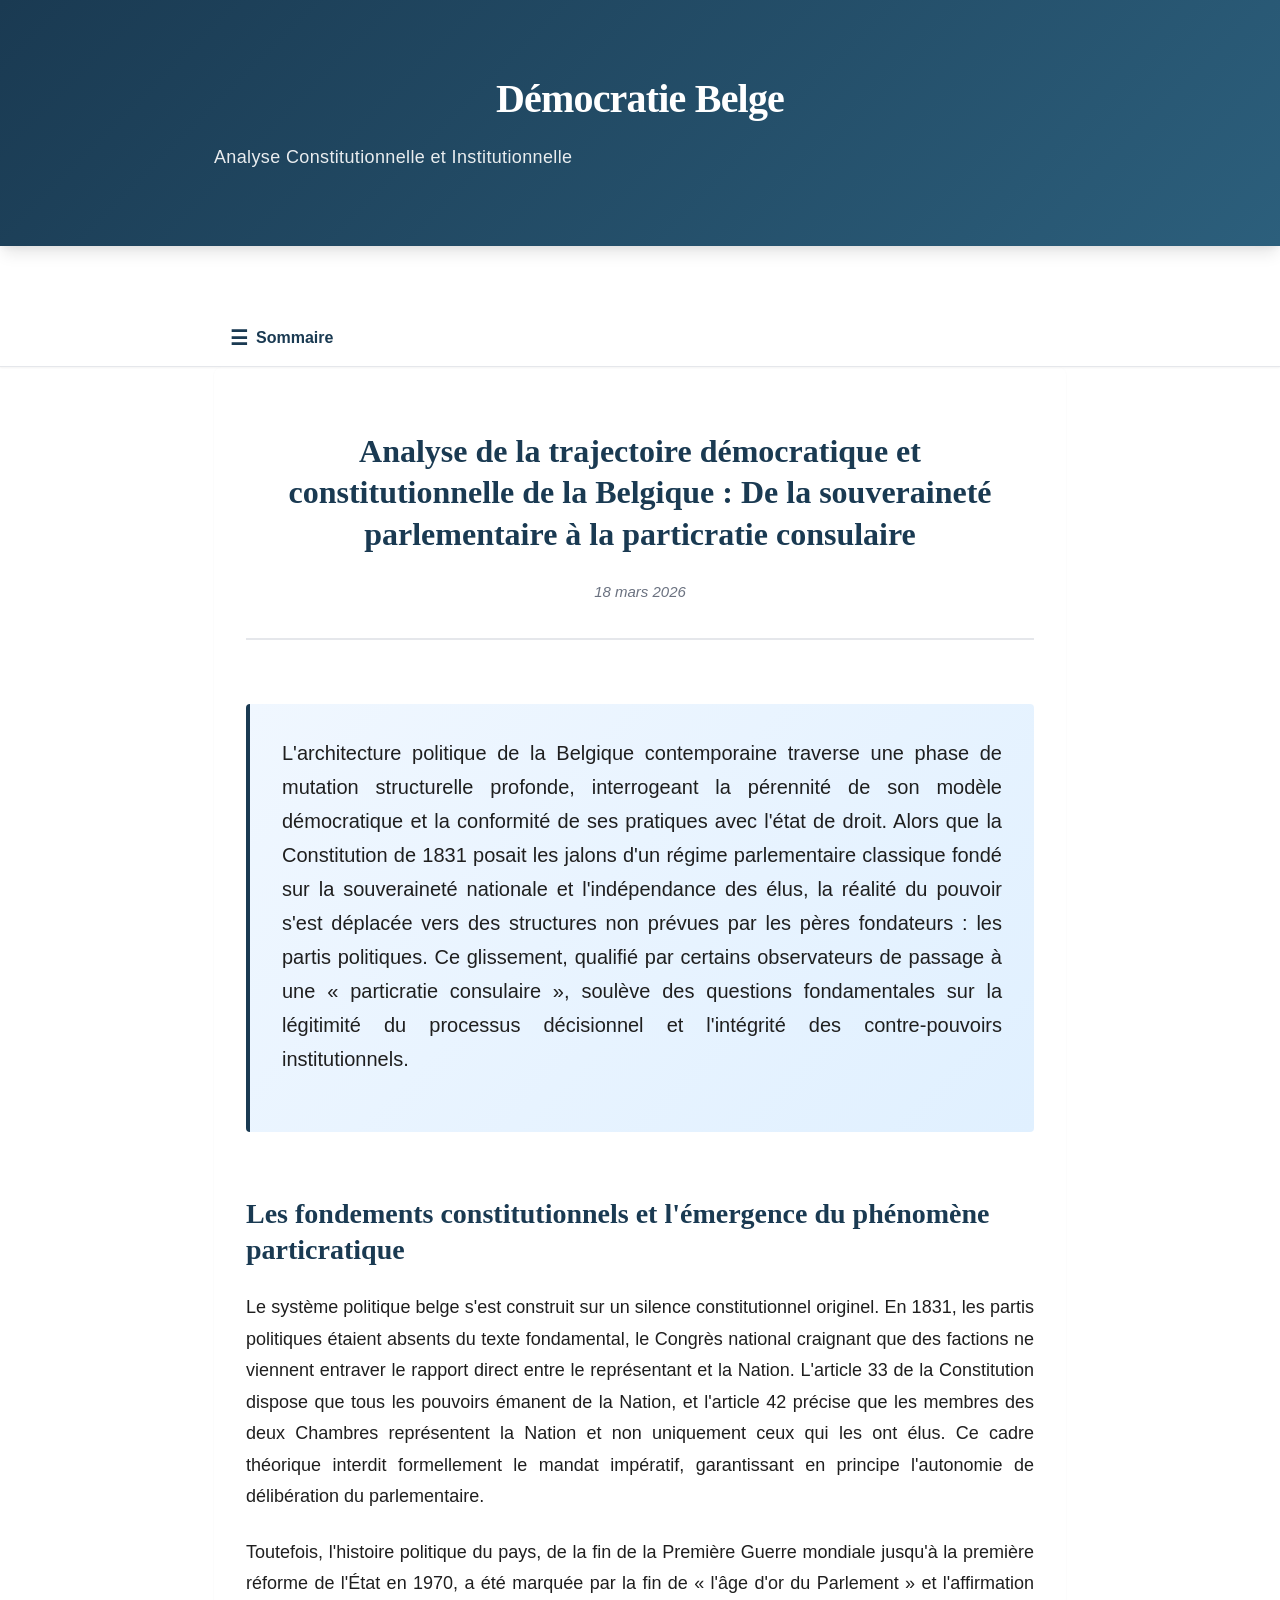
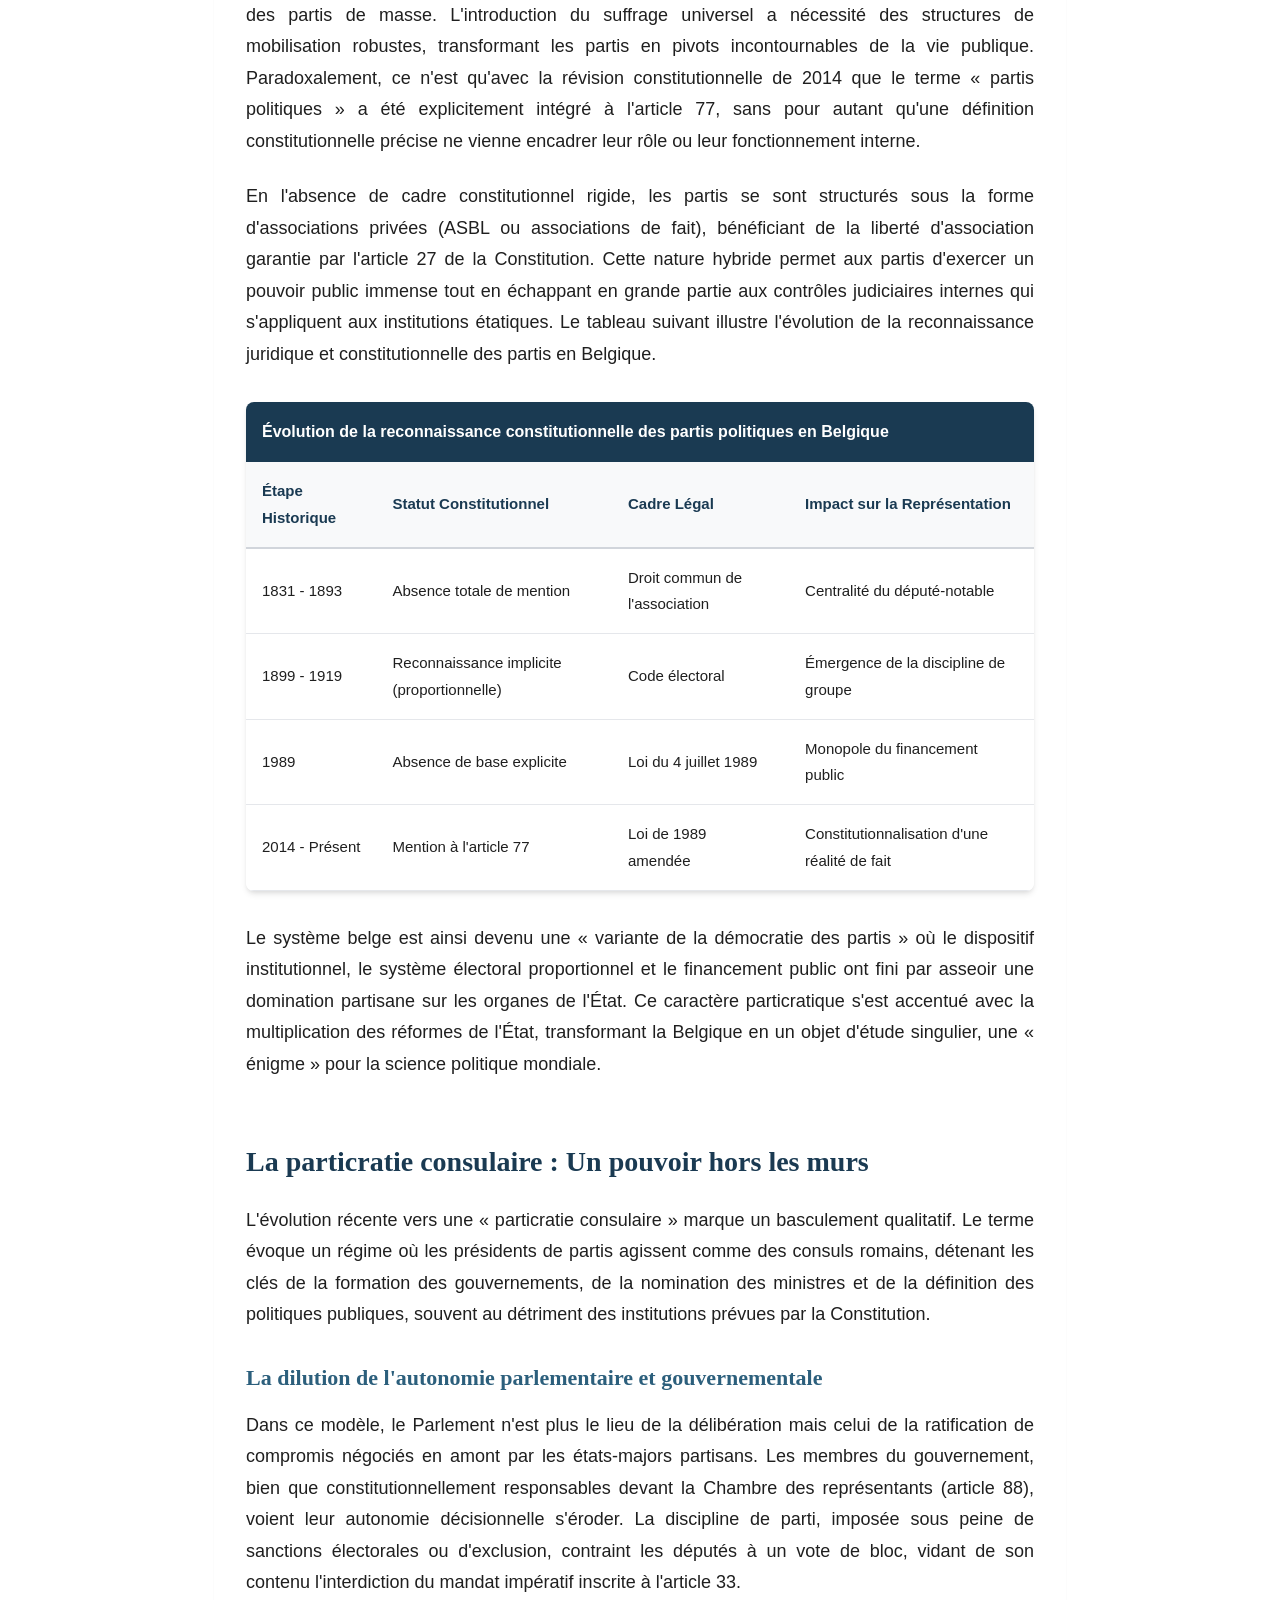
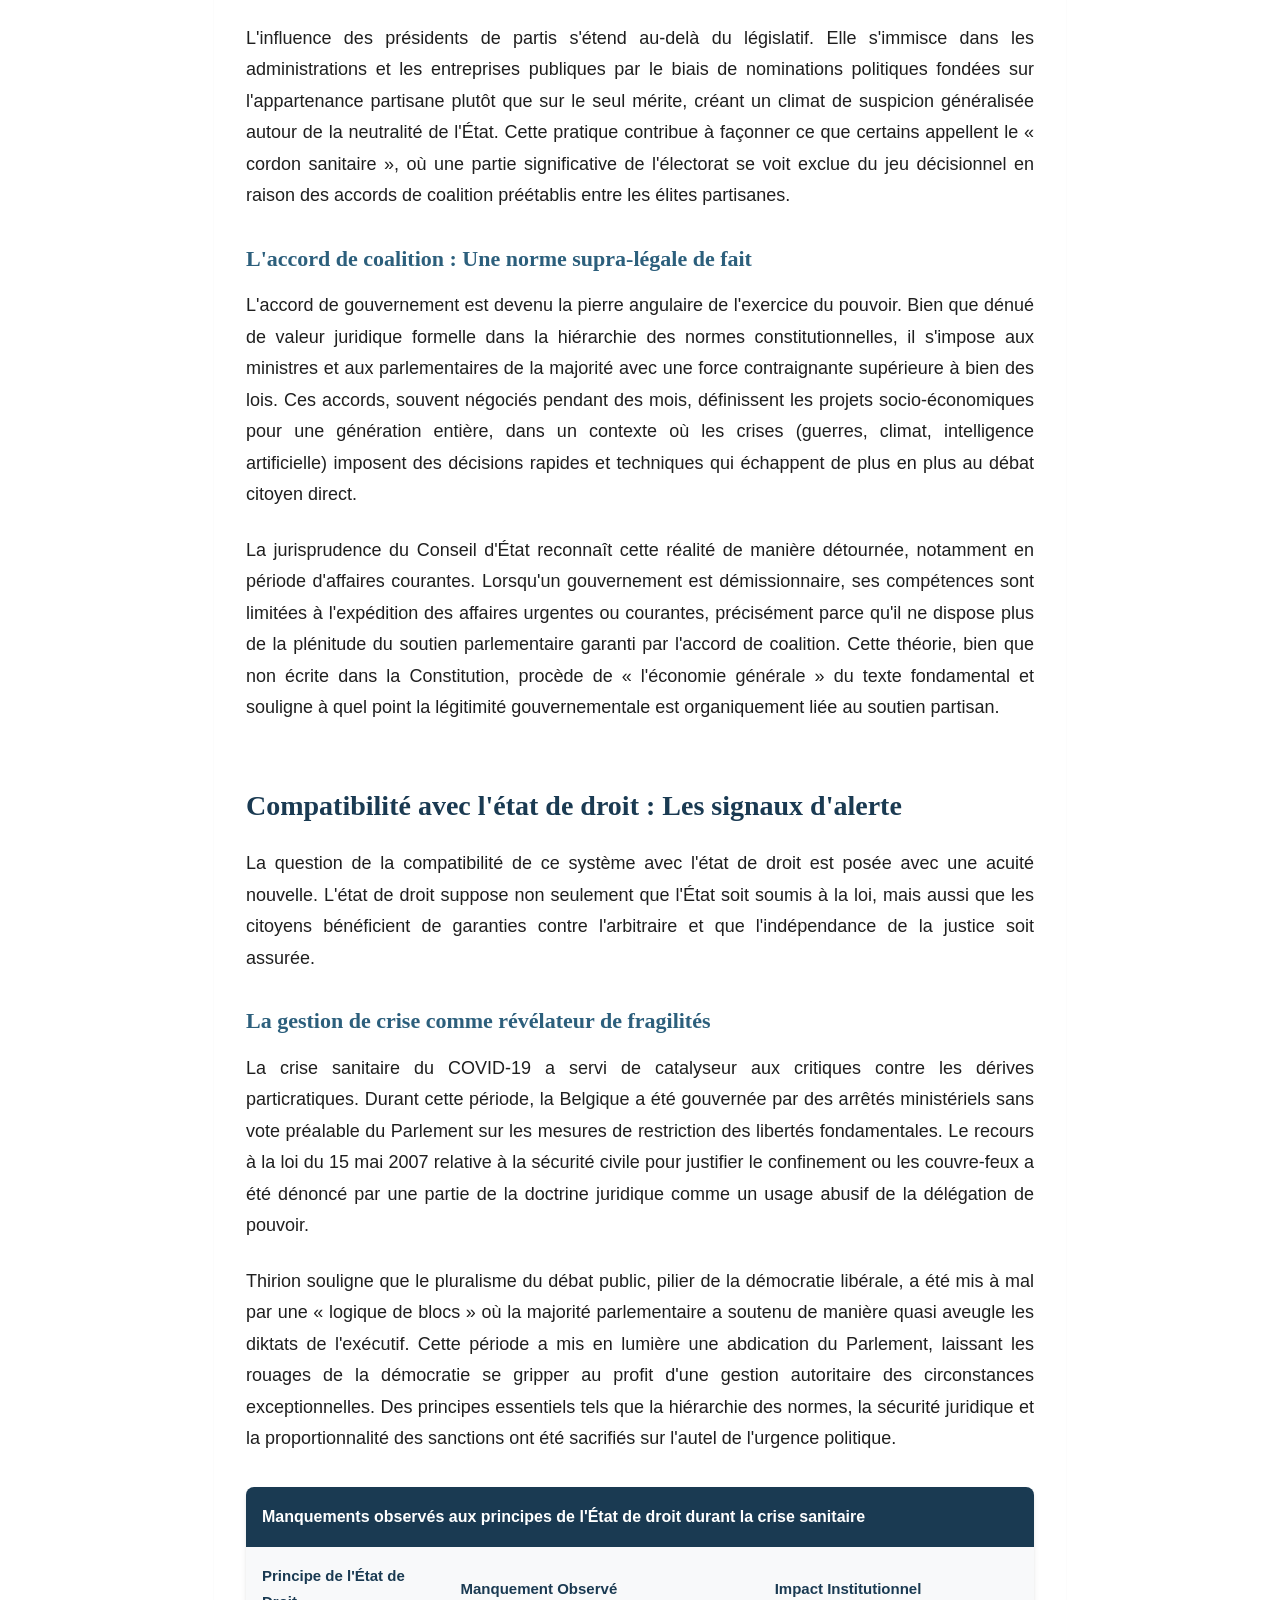
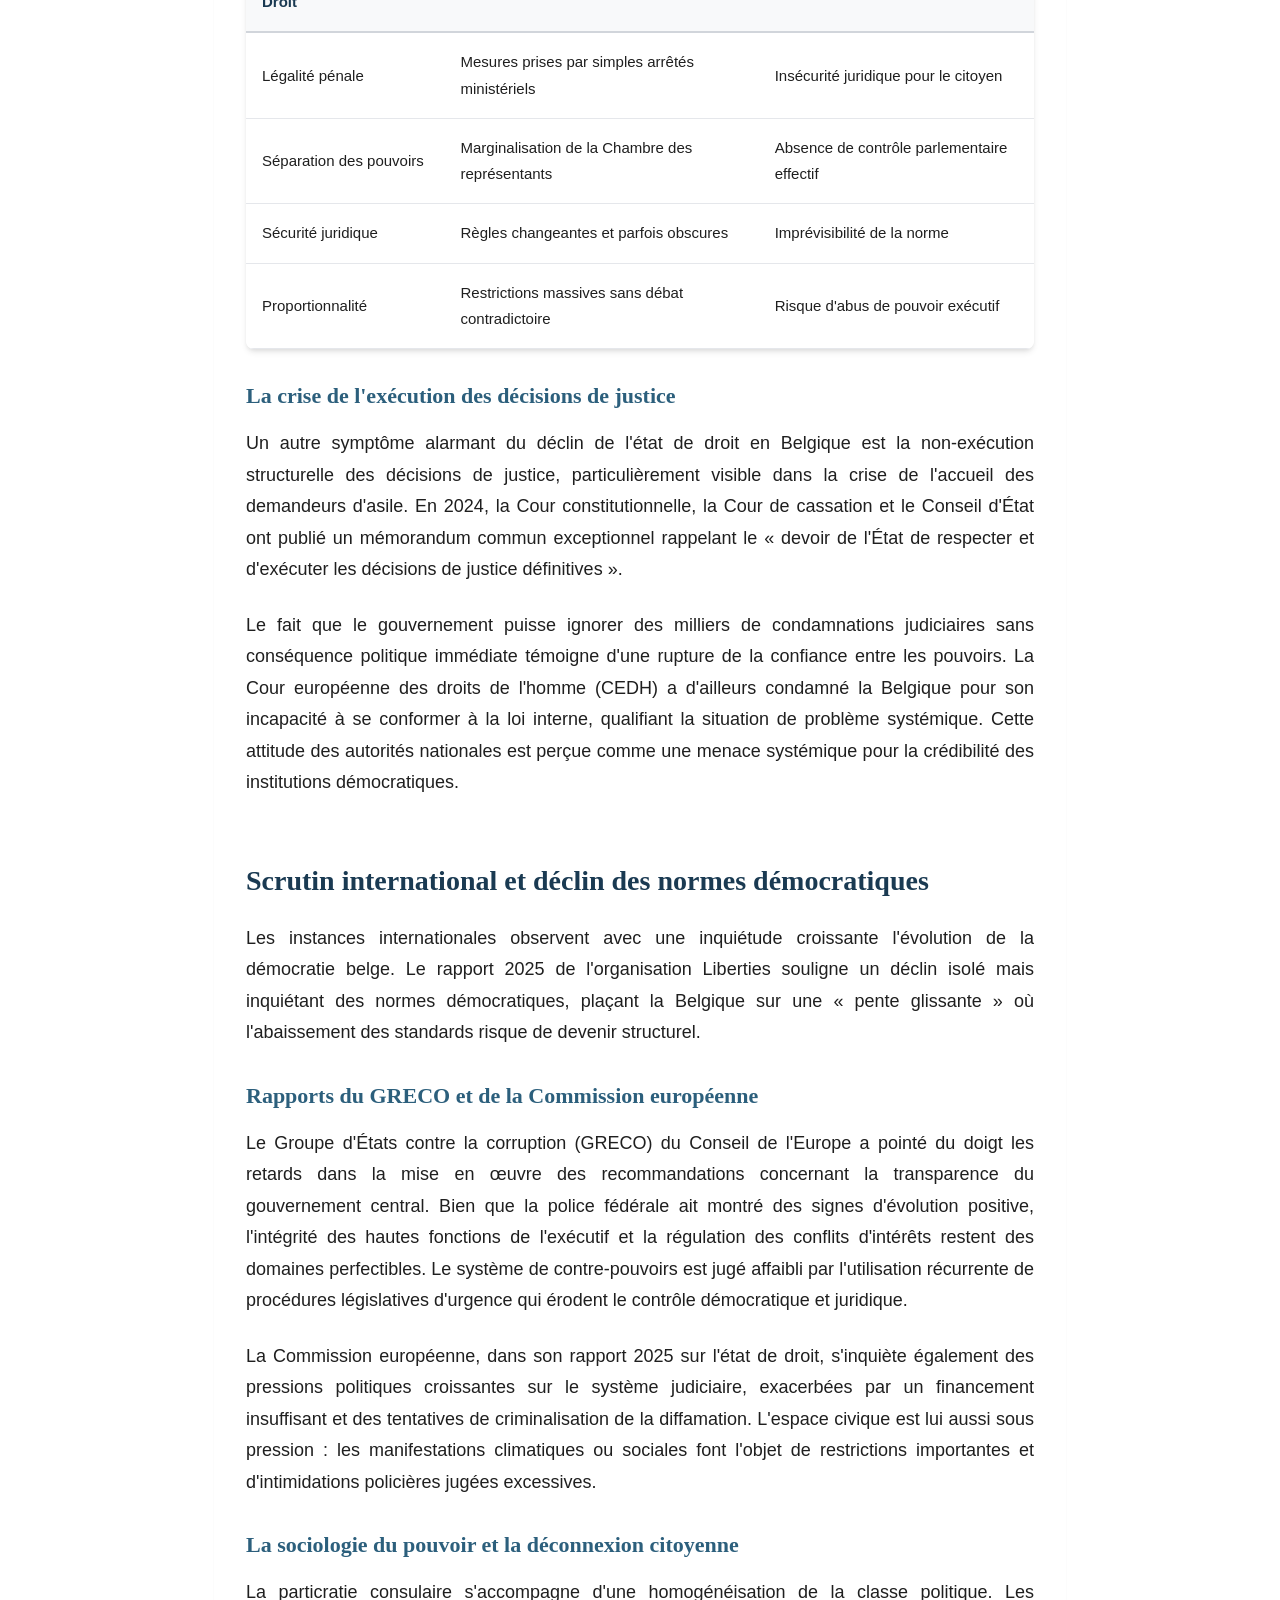
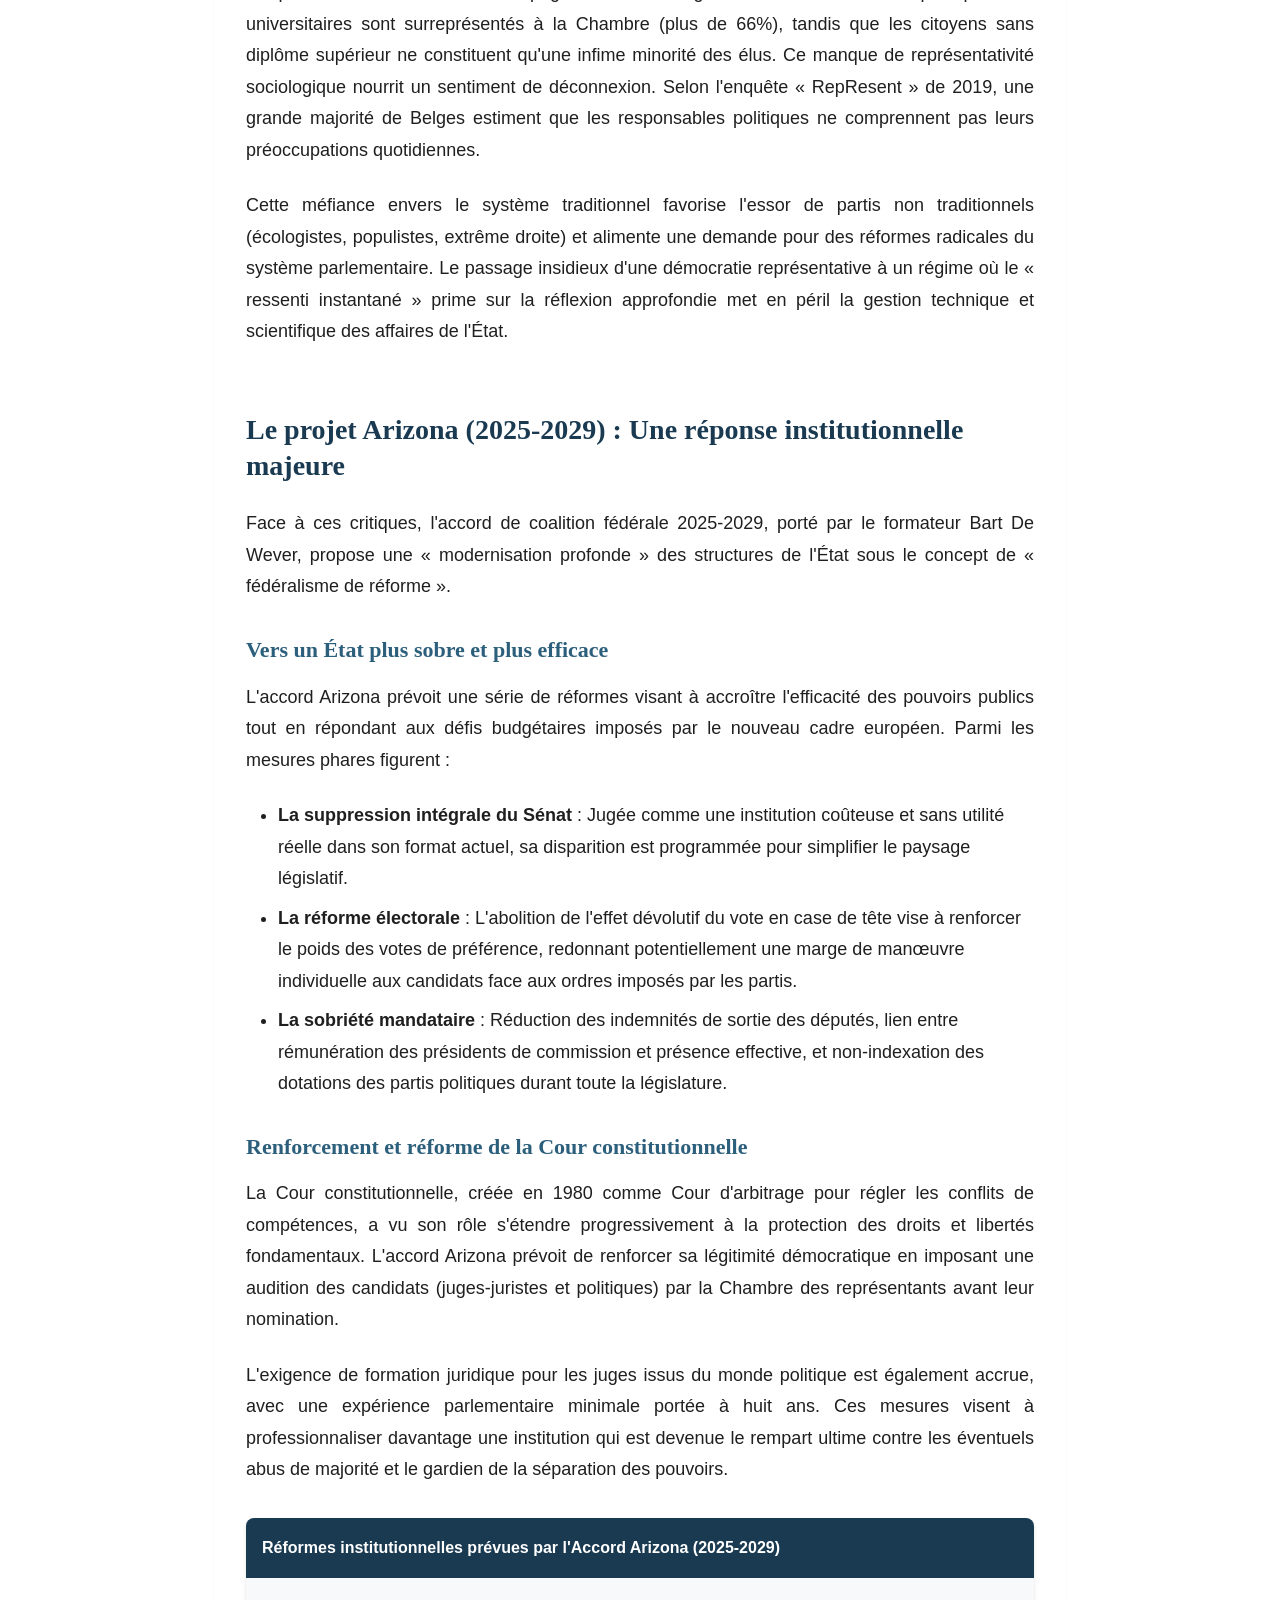
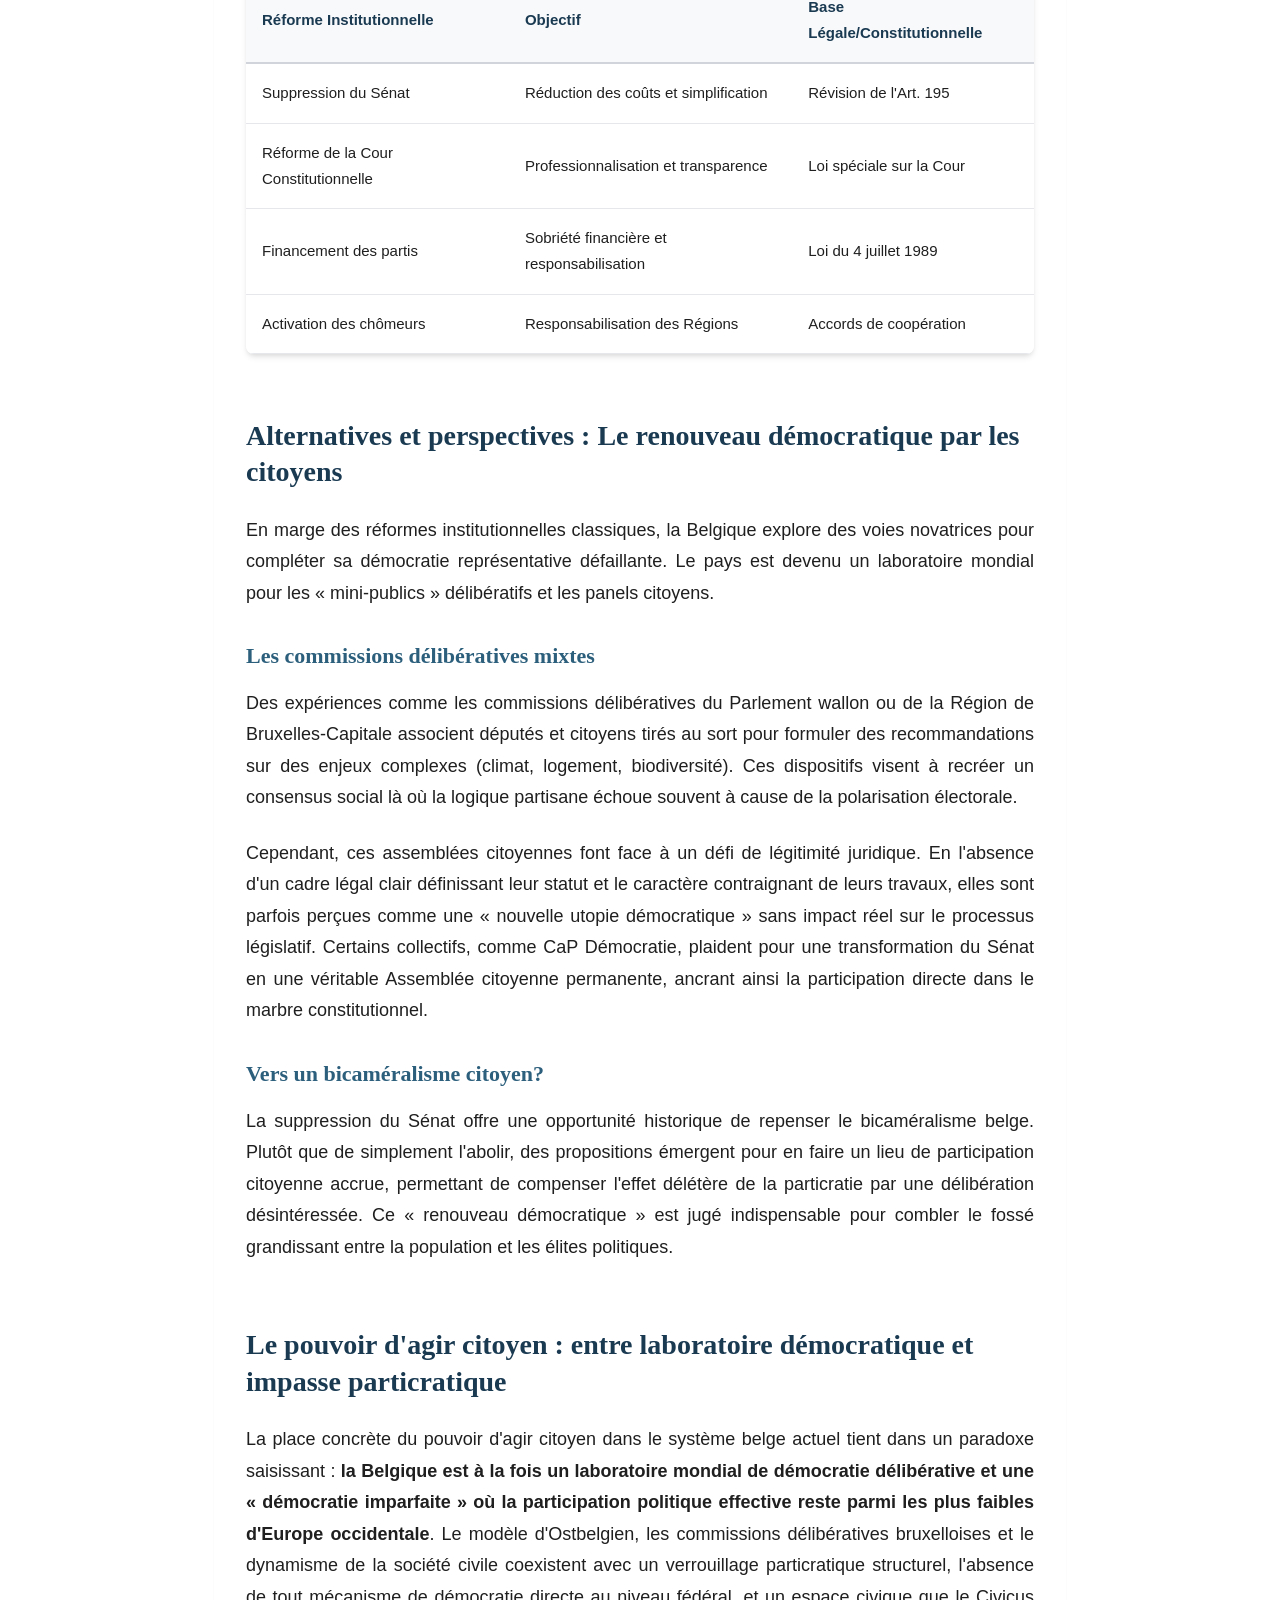
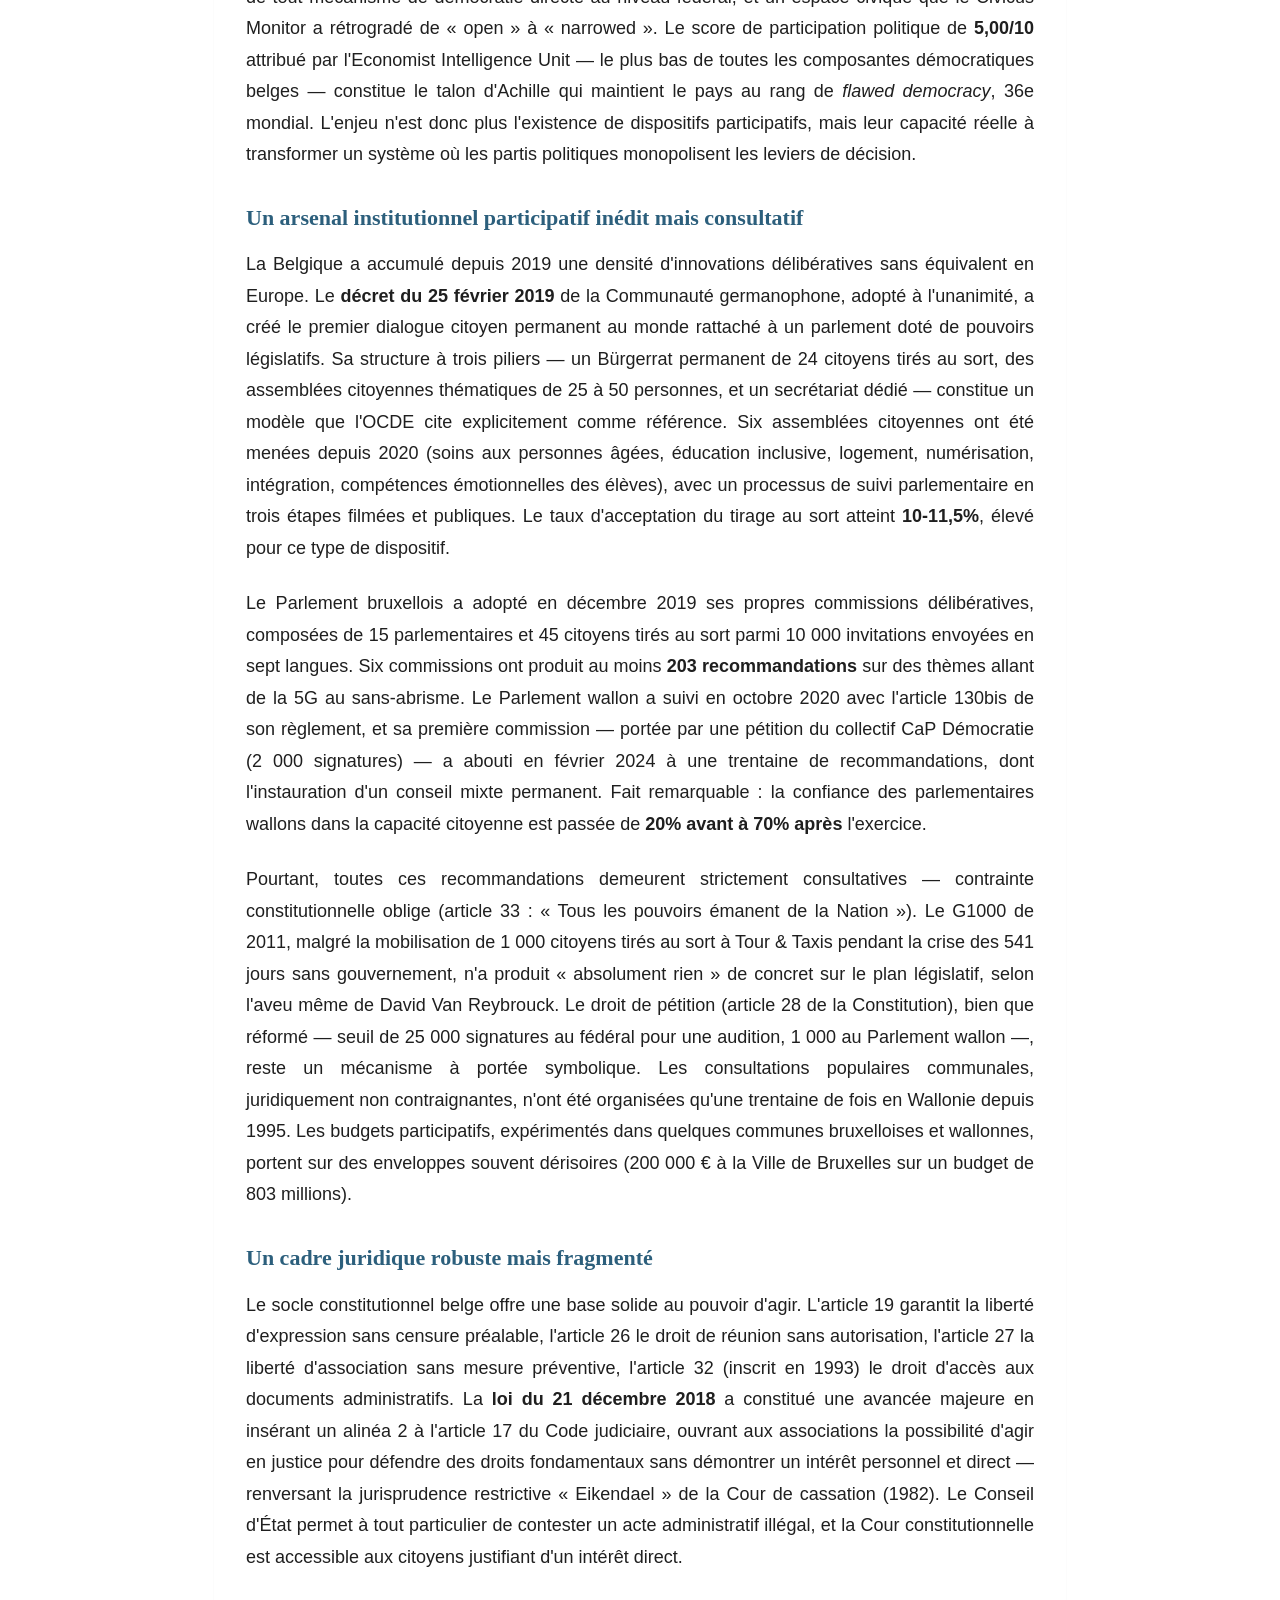
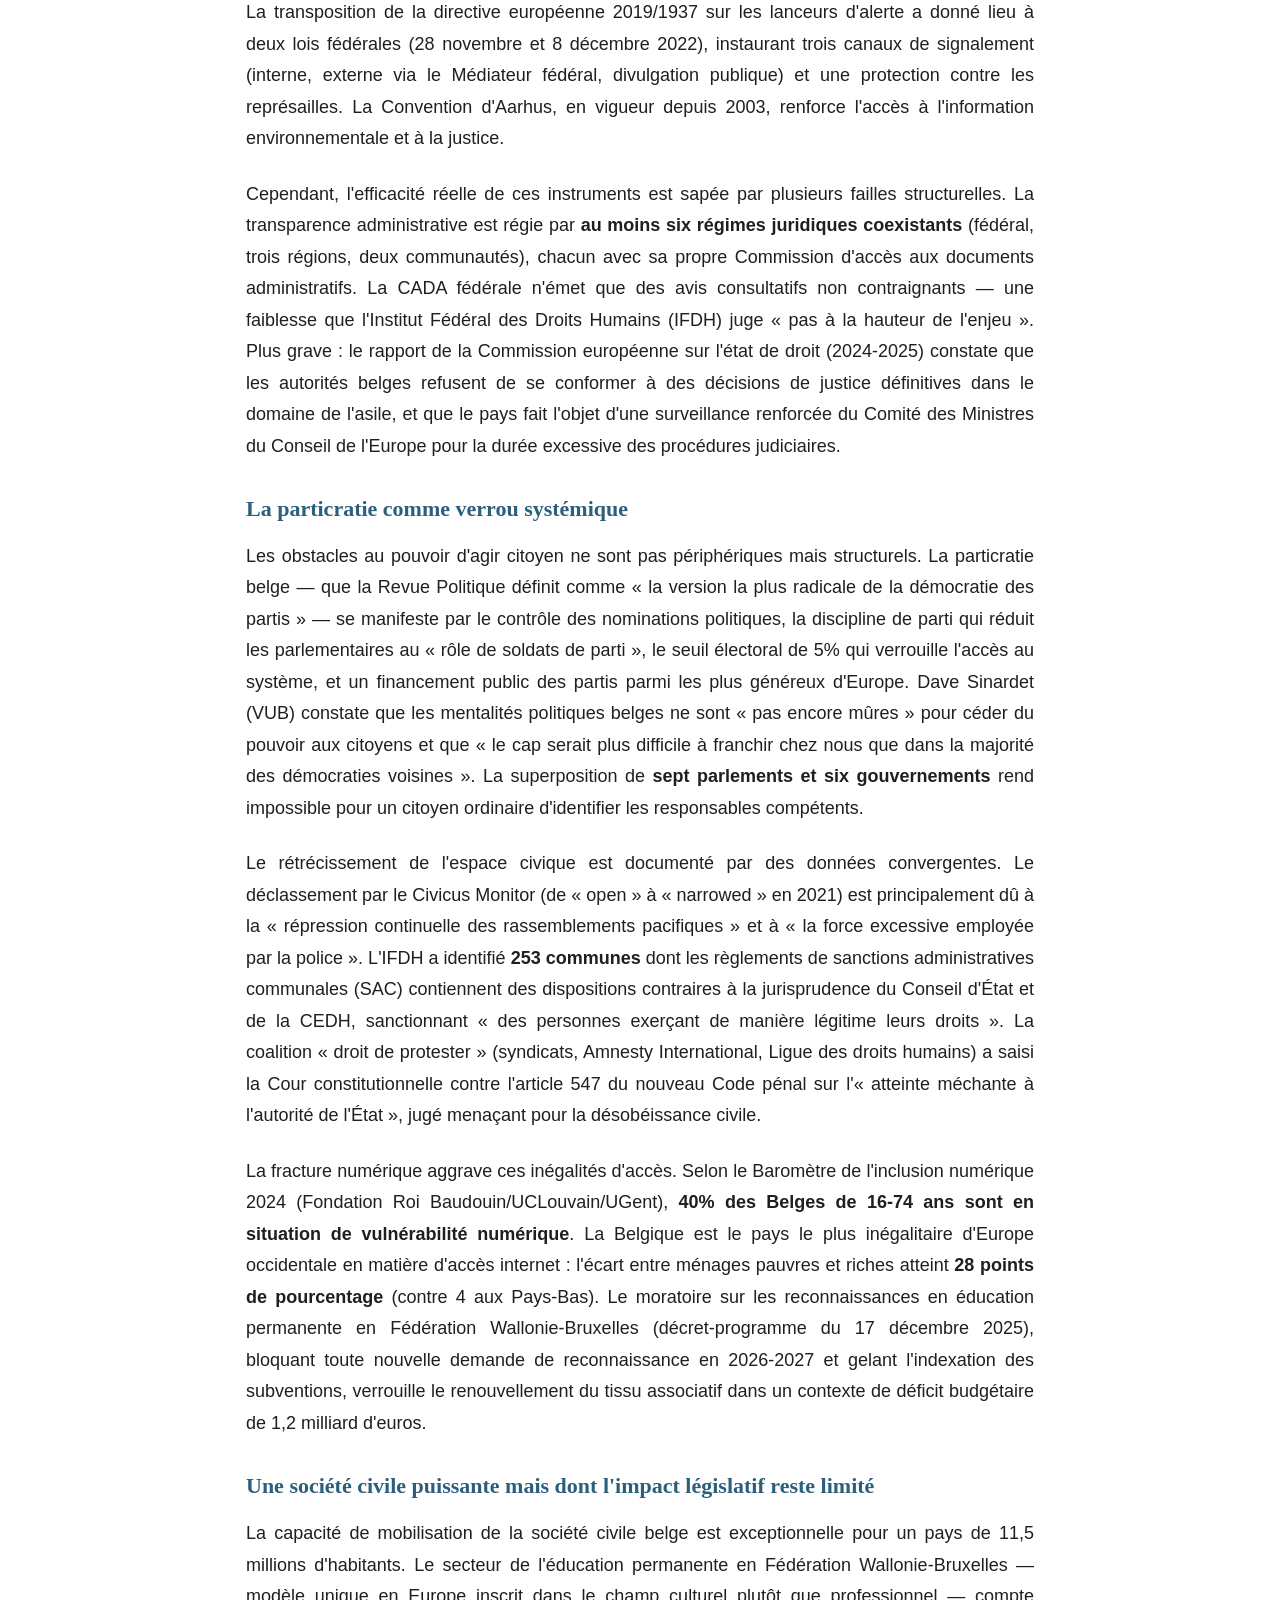
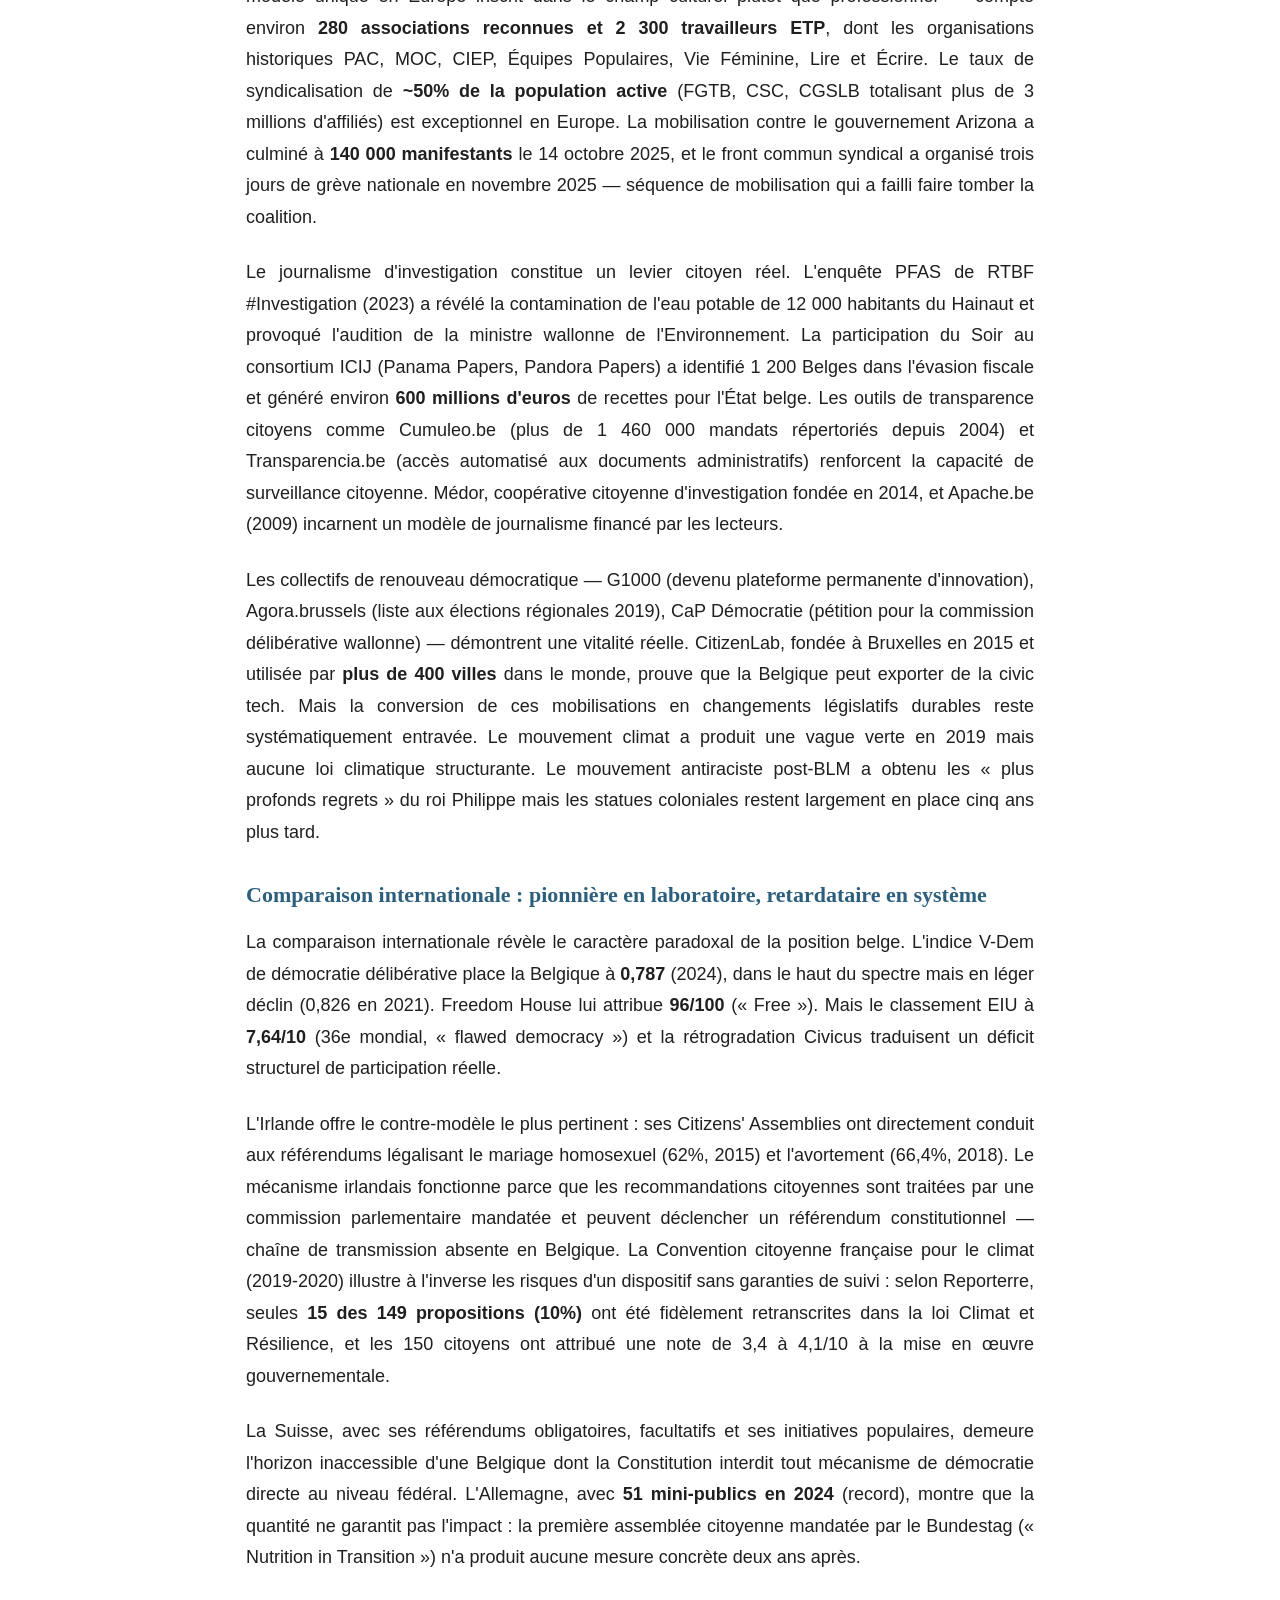
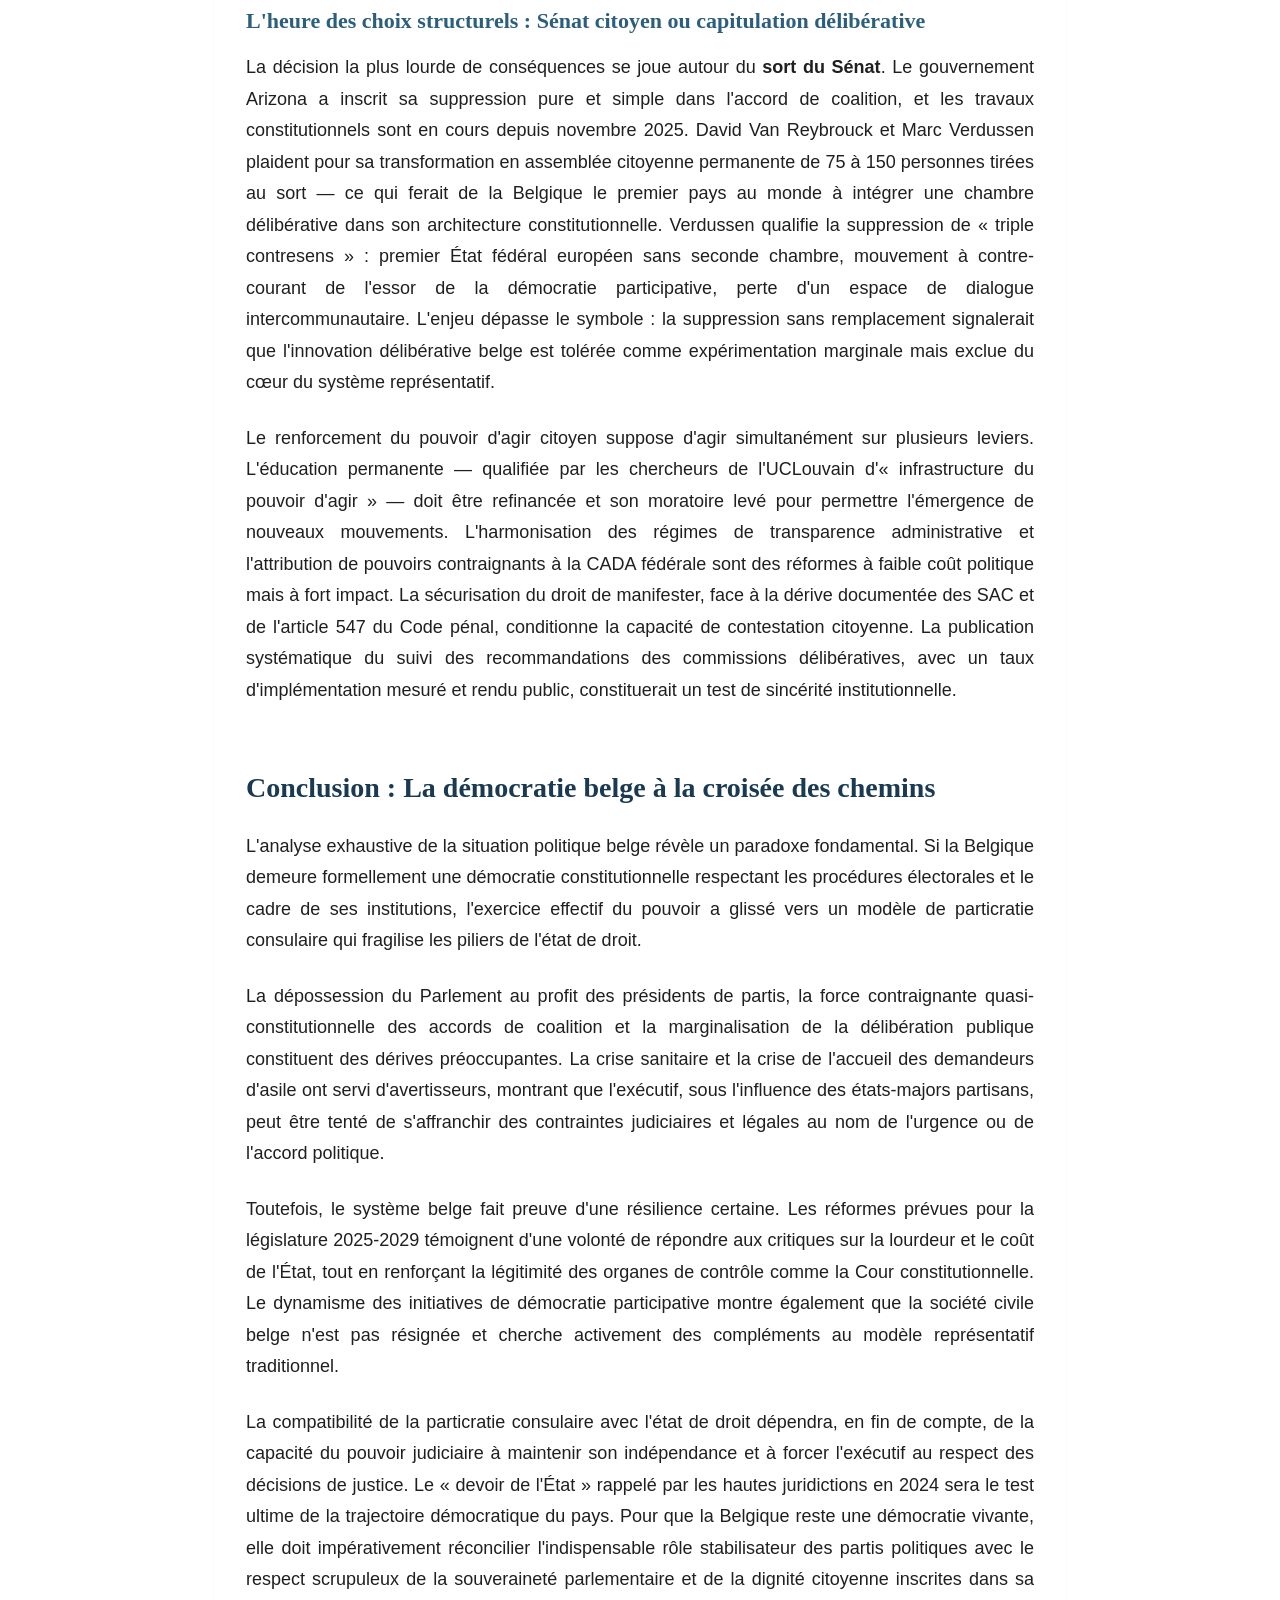
<file: index.html>
<!DOCTYPE html>
<html lang="fr">
<head>
  <meta charset="UTF-8">
  <meta name="viewport" content="width=device-width, initial-scale=1.0">

  <title>Analyse de la trajectoire démocratique et constitutionnelle de la Belgique | Particratie Consulaire</title>
  <meta name="description" content="Analyse exhaustive de l'évolution démocratique belge : de la souveraineté parlementaire à la particratie consulaire. Étude approfondie des enjeux constitutionnels et de l'état de droit.">
  <meta name="keywords" content="démocratie belge, particratie, constitution belge, état de droit, réforme institutionnelle, accord Arizona, Cour constitutionnelle, Parlement belge">
  <meta name="author" content="Analyse Politique Belge">
  <meta name="robots" content="index, follow, max-image-preview:large, max-snippet:-1, max-video-preview:-1">
  <link rel="canonical" href="https://www.example.com/">

  <meta property="og:type" content="article">
  <meta property="og:title" content="Analyse de la trajectoire démocratique et constitutionnelle de la Belgique">
  <meta property="og:description" content="De la souveraineté parlementaire à la particratie consulaire : une étude approfondie des mutations du système politique belge.">
  <meta property="og:url" content="https://www.example.com/">
  <meta property="og:locale" content="fr_BE">
  <meta property="og:image" content="https://bolt.new/static/og_default.png">
  <meta property="article:published_time" content="2026-03-18">
  <meta property="article:modified_time" content="2026-03-18">
  <meta property="article:section" content="Science Politique">
  <meta property="article:tag" content="Démocratie">
  <meta property="article:tag" content="Belgique">
  <meta property="article:tag" content="Constitution">
  <meta property="article:tag" content="État de Droit">

  <meta name="twitter:card" content="summary_large_image">
  <meta name="twitter:title" content="Analyse de la trajectoire démocratique de la Belgique">
  <meta name="twitter:description" content="Étude approfondie du passage de la souveraineté parlementaire à la particratie consulaire en Belgique.">
  <meta name="twitter:image" content="https://bolt.new/static/og_default.png">

  <script type="application/ld+json">
  {
    "@context": "https://schema.org",
    "@type": "ScholarlyArticle",
    "headline": "Analyse de la trajectoire démocratique et constitutionnelle de la Belgique : De la souveraineté parlementaire à la particratie consulaire",
    "description": "Analyse exhaustive de l'évolution du système politique belge, de ses fondements constitutionnels à la particratie consulaire contemporaine.",
    "datePublished": "2026-03-18",
    "dateModified": "2026-03-18",
    "author": {
      "@type": "Organization",
      "name": "Analyse Politique Belge"
    },
    "inLanguage": "fr-BE",
    "about": [
      {
        "@type": "Thing",
        "name": "Démocratie",
        "sameAs": "https://fr.wikipedia.org/wiki/D%C3%A9mocratie"
      },
      {
        "@type": "Thing",
        "name": "Belgique",
        "sameAs": "https://fr.wikipedia.org/wiki/Belgique"
      },
      {
        "@type": "Thing",
        "name": "Constitution",
        "sameAs": "https://fr.wikipedia.org/wiki/Constitution"
      },
      {
        "@type": "Thing",
        "name": "Particratie",
        "sameAs": "https://fr.wikipedia.org/wiki/Particratie"
      }
    ],
    "keywords": "démocratie belge, particratie consulaire, Constitution de 1831, état de droit, réformes institutionnelles, accord Arizona, Cour constitutionnelle, Parlement belge, souveraineté parlementaire"
  }
  </script>

  <link rel="stylesheet" href="style.css">
</head>
<body>
  <div class="progress-bar" id="progressBar"></div>

  <header class="site-header">
    <div class="container">
      <h1 class="site-title">Démocratie Belge</h1>
      <p class="site-subtitle">Analyse Constitutionnelle et Institutionnelle</p>
    </div>
  </header>

  <nav class="table-of-contents" id="tocNav" aria-label="Table des matières">
    <div class="toc-header">
      <button class="toc-toggle" id="tocToggle" aria-label="Afficher/masquer la table des matières">
        <span class="toc-icon">☰</span>
        <span class="toc-text">Sommaire</span>
      </button>
    </div>
    <div class="toc-content" id="tocContent">
      <ul class="toc-list" id="tocList"></ul>
    </div>
  </nav>

  <main class="main-content" itemscope itemtype="https://schema.org/Article">
    <div class="container">
      <article class="article">
        <header class="article-header">
          <h1 class="article-title" itemprop="headline">
            Analyse de la trajectoire démocratique et constitutionnelle de la Belgique : De la souveraineté parlementaire à la particratie consulaire
          </h1>
          <div class="article-meta">
            <time datetime="2026-03-18" itemprop="datePublished">18 mars 2026</time>
          </div>
        </header>

        <section class="article-introduction" itemprop="abstract">
          <p class="lead">
            L'architecture politique de la Belgique contemporaine traverse une phase de mutation structurelle profonde, interrogeant la pérennité de son modèle démocratique et la conformité de ses pratiques avec l'état de droit. Alors que la Constitution de 1831 posait les jalons d'un régime parlementaire classique fondé sur la souveraineté nationale et l'indépendance des élus, la réalité du pouvoir s'est déplacée vers des structures non prévues par les pères fondateurs : les partis politiques. Ce glissement, qualifié par certains observateurs de passage à une « particratie consulaire », soulève des questions fondamentales sur la légitimité du processus décisionnel et l'intégrité des contre-pouvoirs institutionnels.
          </p>
        </section>

        <section id="fondements-constitutionnels" itemprop="articleSection">
          <h2>Les fondements constitutionnels et l'émergence du phénomène particratique</h2>

          <p>
            Le système politique belge s'est construit sur un silence constitutionnel originel. En 1831, les partis politiques étaient absents du texte fondamental, le Congrès national craignant que des factions ne viennent entraver le rapport direct entre le représentant et la Nation. L'article 33 de la Constitution dispose que tous les pouvoirs émanent de la Nation, et l'article 42 précise que les membres des deux Chambres représentent la Nation et non uniquement ceux qui les ont élus. Ce cadre théorique interdit formellement le mandat impératif, garantissant en principe l'autonomie de délibération du parlementaire.
          </p>

          <p>
            Toutefois, l'histoire politique du pays, de la fin de la Première Guerre mondiale jusqu'à la première réforme de l'État en 1970, a été marquée par la fin de « l'âge d'or du Parlement » et l'affirmation des partis de masse. L'introduction du suffrage universel a nécessité des structures de mobilisation robustes, transformant les partis en pivots incontournables de la vie publique. Paradoxalement, ce n'est qu'avec la révision constitutionnelle de 2014 que le terme « partis politiques » a été explicitement intégré à l'article 77, sans pour autant qu'une définition constitutionnelle précise ne vienne encadrer leur rôle ou leur fonctionnement interne.
          </p>

          <p>
            En l'absence de cadre constitutionnel rigide, les partis se sont structurés sous la forme d'associations privées (ASBL ou associations de fait), bénéficiant de la liberté d'association garantie par l'article 27 de la Constitution. Cette nature hybride permet aux partis d'exercer un pouvoir public immense tout en échappant en grande partie aux contrôles judiciaires internes qui s'appliquent aux institutions étatiques. Le tableau suivant illustre l'évolution de la reconnaissance juridique et constitutionnelle des partis en Belgique.
          </p>

          <div class="table-wrapper">
            <table>
              <caption>Évolution de la reconnaissance constitutionnelle des partis politiques en Belgique</caption>
              <thead>
                <tr>
                  <th scope="col">Étape Historique</th>
                  <th scope="col">Statut Constitutionnel</th>
                  <th scope="col">Cadre Légal</th>
                  <th scope="col">Impact sur la Représentation</th>
                </tr>
              </thead>
              <tbody>
                <tr>
                  <td>1831 - 1893</td>
                  <td>Absence totale de mention</td>
                  <td>Droit commun de l'association</td>
                  <td>Centralité du député-notable</td>
                </tr>
                <tr>
                  <td>1899 - 1919</td>
                  <td>Reconnaissance implicite (proportionnelle)</td>
                  <td>Code électoral</td>
                  <td>Émergence de la discipline de groupe</td>
                </tr>
                <tr>
                  <td>1989</td>
                  <td>Absence de base explicite</td>
                  <td>Loi du 4 juillet 1989</td>
                  <td>Monopole du financement public</td>
                </tr>
                <tr>
                  <td>2014 - Présent</td>
                  <td>Mention à l'article 77</td>
                  <td>Loi de 1989 amendée</td>
                  <td>Constitutionnalisation d'une réalité de fait</td>
                </tr>
              </tbody>
            </table>
          </div>

          <p>
            Le système belge est ainsi devenu une « variante de la démocratie des partis » où le dispositif institutionnel, le système électoral proportionnel et le financement public ont fini par asseoir une domination partisane sur les organes de l'État. Ce caractère particratique s'est accentué avec la multiplication des réformes de l'État, transformant la Belgique en un objet d'étude singulier, une « énigme » pour la science politique mondiale.
          </p>
        </section>

        <section id="particratie-consulaire" itemprop="articleSection">
          <h2>La particratie consulaire : Un pouvoir hors les murs</h2>

          <p>
            L'évolution récente vers une « particratie consulaire » marque un basculement qualitatif. Le terme évoque un régime où les présidents de partis agissent comme des consuls romains, détenant les clés de la formation des gouvernements, de la nomination des ministres et de la définition des politiques publiques, souvent au détriment des institutions prévues par la Constitution.
          </p>

          <h3>La dilution de l'autonomie parlementaire et gouvernementale</h3>

          <p>
            Dans ce modèle, le Parlement n'est plus le lieu de la délibération mais celui de la ratification de compromis négociés en amont par les états-majors partisans. Les membres du gouvernement, bien que constitutionnellement responsables devant la Chambre des représentants (article 88), voient leur autonomie décisionnelle s'éroder. La discipline de parti, imposée sous peine de sanctions électorales ou d'exclusion, contraint les députés à un vote de bloc, vidant de son contenu l'interdiction du mandat impératif inscrite à l'article 33.
          </p>

          <p>
            L'influence des présidents de partis s'étend au-delà du législatif. Elle s'immisce dans les administrations et les entreprises publiques par le biais de nominations politiques fondées sur l'appartenance partisane plutôt que sur le seul mérite, créant un climat de suspicion généralisée autour de la neutralité de l'État. Cette pratique contribue à façonner ce que certains appellent le « cordon sanitaire », où une partie significative de l'électorat se voit exclue du jeu décisionnel en raison des accords de coalition préétablis entre les élites partisanes.
          </p>

          <h3>L'accord de coalition : Une norme supra-légale de fait</h3>

          <p>
            L'accord de gouvernement est devenu la pierre angulaire de l'exercice du pouvoir. Bien que dénué de valeur juridique formelle dans la hiérarchie des normes constitutionnelles, il s'impose aux ministres et aux parlementaires de la majorité avec une force contraignante supérieure à bien des lois. Ces accords, souvent négociés pendant des mois, définissent les projets socio-économiques pour une génération entière, dans un contexte où les crises (guerres, climat, intelligence artificielle) imposent des décisions rapides et techniques qui échappent de plus en plus au débat citoyen direct.
          </p>

          <p>
            La jurisprudence du Conseil d'État reconnaît cette réalité de manière détournée, notamment en période d'affaires courantes. Lorsqu'un gouvernement est démissionnaire, ses compétences sont limitées à l'expédition des affaires urgentes ou courantes, précisément parce qu'il ne dispose plus de la plénitude du soutien parlementaire garanti par l'accord de coalition. Cette théorie, bien que non écrite dans la Constitution, procède de « l'économie générale » du texte fondamental et souligne à quel point la légitimité gouvernementale est organiquement liée au soutien partisan.
          </p>
        </section>

        <section id="compatibilite-etat-droit" itemprop="articleSection">
          <h2>Compatibilité avec l'état de droit : Les signaux d'alerte</h2>

          <p>
            La question de la compatibilité de ce système avec l'état de droit est posée avec une acuité nouvelle. L'état de droit suppose non seulement que l'État soit soumis à la loi, mais aussi que les citoyens bénéficient de garanties contre l'arbitraire et que l'indépendance de la justice soit assurée.
          </p>

          <h3>La gestion de crise comme révélateur de fragilités</h3>

          <p>
            La crise sanitaire du COVID-19 a servi de catalyseur aux critiques contre les dérives particratiques. Durant cette période, la Belgique a été gouvernée par des arrêtés ministériels sans vote préalable du Parlement sur les mesures de restriction des libertés fondamentales. Le recours à la loi du 15 mai 2007 relative à la sécurité civile pour justifier le confinement ou les couvre-feux a été dénoncé par une partie de la doctrine juridique comme un usage abusif de la délégation de pouvoir.
          </p>

          <p>
            Thirion souligne que le pluralisme du débat public, pilier de la démocratie libérale, a été mis à mal par une « logique de blocs » où la majorité parlementaire a soutenu de manière quasi aveugle les diktats de l'exécutif. Cette période a mis en lumière une abdication du Parlement, laissant les rouages de la démocratie se gripper au profit d'une gestion autoritaire des circonstances exceptionnelles. Des principes essentiels tels que la hiérarchie des normes, la sécurité juridique et la proportionnalité des sanctions ont été sacrifiés sur l'autel de l'urgence politique.
          </p>

          <div class="table-wrapper">
            <table>
              <caption>Manquements observés aux principes de l'État de droit durant la crise sanitaire</caption>
              <thead>
                <tr>
                  <th scope="col">Principe de l'État de Droit</th>
                  <th scope="col">Manquement Observé</th>
                  <th scope="col">Impact Institutionnel</th>
                </tr>
              </thead>
              <tbody>
                <tr>
                  <td>Légalité pénale</td>
                  <td>Mesures prises par simples arrêtés ministériels</td>
                  <td>Insécurité juridique pour le citoyen</td>
                </tr>
                <tr>
                  <td>Séparation des pouvoirs</td>
                  <td>Marginalisation de la Chambre des représentants</td>
                  <td>Absence de contrôle parlementaire effectif</td>
                </tr>
                <tr>
                  <td>Sécurité juridique</td>
                  <td>Règles changeantes et parfois obscures</td>
                  <td>Imprévisibilité de la norme</td>
                </tr>
                <tr>
                  <td>Proportionnalité</td>
                  <td>Restrictions massives sans débat contradictoire</td>
                  <td>Risque d'abus de pouvoir exécutif</td>
                </tr>
              </tbody>
            </table>
          </div>

          <h3>La crise de l'exécution des décisions de justice</h3>

          <p>
            Un autre symptôme alarmant du déclin de l'état de droit en Belgique est la non-exécution structurelle des décisions de justice, particulièrement visible dans la crise de l'accueil des demandeurs d'asile. En 2024, la Cour constitutionnelle, la Cour de cassation et le Conseil d'État ont publié un mémorandum commun exceptionnel rappelant le « devoir de l'État de respecter et d'exécuter les décisions de justice définitives ».
          </p>

          <p>
            Le fait que le gouvernement puisse ignorer des milliers de condamnations judiciaires sans conséquence politique immédiate témoigne d'une rupture de la confiance entre les pouvoirs. La Cour européenne des droits de l'homme (CEDH) a d'ailleurs condamné la Belgique pour son incapacité à se conformer à la loi interne, qualifiant la situation de problème systémique. Cette attitude des autorités nationales est perçue comme une menace systémique pour la crédibilité des institutions démocratiques.
          </p>
        </section>

        <section id="scrutin-international" itemprop="articleSection">
          <h2>Scrutin international et déclin des normes démocratiques</h2>

          <p>
            Les instances internationales observent avec une inquiétude croissante l'évolution de la démocratie belge. Le rapport 2025 de l'organisation Liberties souligne un déclin isolé mais inquiétant des normes démocratiques, plaçant la Belgique sur une « pente glissante » où l'abaissement des standards risque de devenir structurel.
          </p>

          <h3>Rapports du GRECO et de la Commission européenne</h3>

          <p>
            Le Groupe d'États contre la corruption (GRECO) du Conseil de l'Europe a pointé du doigt les retards dans la mise en œuvre des recommandations concernant la transparence du gouvernement central. Bien que la police fédérale ait montré des signes d'évolution positive, l'intégrité des hautes fonctions de l'exécutif et la régulation des conflits d'intérêts restent des domaines perfectibles. Le système de contre-pouvoirs est jugé affaibli par l'utilisation récurrente de procédures législatives d'urgence qui érodent le contrôle démocratique et juridique.
          </p>

          <p>
            La Commission européenne, dans son rapport 2025 sur l'état de droit, s'inquiète également des pressions politiques croissantes sur le système judiciaire, exacerbées par un financement insuffisant et des tentatives de criminalisation de la diffamation. L'espace civique est lui aussi sous pression : les manifestations climatiques ou sociales font l'objet de restrictions importantes et d'intimidations policières jugées excessives.
          </p>

          <h3>La sociologie du pouvoir et la déconnexion citoyenne</h3>

          <p>
            La particratie consulaire s'accompagne d'une homogénéisation de la classe politique. Les universitaires sont surreprésentés à la Chambre (plus de 66%), tandis que les citoyens sans diplôme supérieur ne constituent qu'une infime minorité des élus. Ce manque de représentativité sociologique nourrit un sentiment de déconnexion. Selon l'enquête « RepResent » de 2019, une grande majorité de Belges estiment que les responsables politiques ne comprennent pas leurs préoccupations quotidiennes.
          </p>

          <p>
            Cette méfiance envers le système traditionnel favorise l'essor de partis non traditionnels (écologistes, populistes, extrême droite) et alimente une demande pour des réformes radicales du système parlementaire. Le passage insidieux d'une démocratie représentative à un régime où le « ressenti instantané » prime sur la réflexion approfondie met en péril la gestion technique et scientifique des affaires de l'État.
          </p>
        </section>

        <section id="projet-arizona" itemprop="articleSection">
          <h2>Le projet Arizona (2025-2029) : Une réponse institutionnelle majeure</h2>

          <p>
            Face à ces critiques, l'accord de coalition fédérale 2025-2029, porté par le formateur Bart De Wever, propose une « modernisation profonde » des structures de l'État sous le concept de « fédéralisme de réforme ».
          </p>

          <h3>Vers un État plus sobre et plus efficace</h3>

          <p>
            L'accord Arizona prévoit une série de réformes visant à accroître l'efficacité des pouvoirs publics tout en répondant aux défis budgétaires imposés par le nouveau cadre européen. Parmi les mesures phares figurent :
          </p>

          <ul>
            <li><strong>La suppression intégrale du Sénat</strong> : Jugée comme une institution coûteuse et sans utilité réelle dans son format actuel, sa disparition est programmée pour simplifier le paysage législatif.</li>
            <li><strong>La réforme électorale</strong> : L'abolition de l'effet dévolutif du vote en case de tête vise à renforcer le poids des votes de préférence, redonnant potentiellement une marge de manœuvre individuelle aux candidats face aux ordres imposés par les partis.</li>
            <li><strong>La sobriété mandataire</strong> : Réduction des indemnités de sortie des députés, lien entre rémunération des présidents de commission et présence effective, et non-indexation des dotations des partis politiques durant toute la législature.</li>
          </ul>

          <h3>Renforcement et réforme de la Cour constitutionnelle</h3>

          <p>
            La Cour constitutionnelle, créée en 1980 comme Cour d'arbitrage pour régler les conflits de compétences, a vu son rôle s'étendre progressivement à la protection des droits et libertés fondamentaux. L'accord Arizona prévoit de renforcer sa légitimité démocratique en imposant une audition des candidats (juges-juristes et politiques) par la Chambre des représentants avant leur nomination.
          </p>

          <p>
            L'exigence de formation juridique pour les juges issus du monde politique est également accrue, avec une expérience parlementaire minimale portée à huit ans. Ces mesures visent à professionnaliser davantage une institution qui est devenue le rempart ultime contre les éventuels abus de majorité et le gardien de la séparation des pouvoirs.
          </p>

          <div class="table-wrapper">
            <table>
              <caption>Réformes institutionnelles prévues par l'Accord Arizona (2025-2029)</caption>
              <thead>
                <tr>
                  <th scope="col">Réforme Institutionnelle</th>
                  <th scope="col">Objectif</th>
                  <th scope="col">Base Légale/Constitutionnelle</th>
                </tr>
              </thead>
              <tbody>
                <tr>
                  <td>Suppression du Sénat</td>
                  <td>Réduction des coûts et simplification</td>
                  <td>Révision de l'Art. 195</td>
                </tr>
                <tr>
                  <td>Réforme de la Cour Constitutionnelle</td>
                  <td>Professionnalisation et transparence</td>
                  <td>Loi spéciale sur la Cour</td>
                </tr>
                <tr>
                  <td>Financement des partis</td>
                  <td>Sobriété financière et responsabilisation</td>
                  <td>Loi du 4 juillet 1989</td>
                </tr>
                <tr>
                  <td>Activation des chômeurs</td>
                  <td>Responsabilisation des Régions</td>
                  <td>Accords de coopération</td>
                </tr>
              </tbody>
            </table>
          </div>
        </section>

        <section id="alternatives-perspectives" itemprop="articleSection">
          <h2>Alternatives et perspectives : Le renouveau démocratique par les citoyens</h2>

          <p>
            En marge des réformes institutionnelles classiques, la Belgique explore des voies novatrices pour compléter sa démocratie représentative défaillante. Le pays est devenu un laboratoire mondial pour les « mini-publics » délibératifs et les panels citoyens.
          </p>

          <h3>Les commissions délibératives mixtes</h3>

          <p>
            Des expériences comme les commissions délibératives du Parlement wallon ou de la Région de Bruxelles-Capitale associent députés et citoyens tirés au sort pour formuler des recommandations sur des enjeux complexes (climat, logement, biodiversité). Ces dispositifs visent à recréer un consensus social là où la logique partisane échoue souvent à cause de la polarisation électorale.
          </p>

          <p>
            Cependant, ces assemblées citoyennes font face à un défi de légitimité juridique. En l'absence d'un cadre légal clair définissant leur statut et le caractère contraignant de leurs travaux, elles sont parfois perçues comme une « nouvelle utopie démocratique » sans impact réel sur le processus législatif. Certains collectifs, comme CaP Démocratie, plaident pour une transformation du Sénat en une véritable Assemblée citoyenne permanente, ancrant ainsi la participation directe dans le marbre constitutionnel.
          </p>

          <h3>Vers un bicaméralisme citoyen?</h3>

          <p>
            La suppression du Sénat offre une opportunité historique de repenser le bicaméralisme belge. Plutôt que de simplement l'abolir, des propositions émergent pour en faire un lieu de participation citoyenne accrue, permettant de compenser l'effet délétère de la particratie par une délibération désintéressée. Ce « renouveau démocratique » est jugé indispensable pour combler le fossé grandissant entre la population et les élites politiques.
          </p>
        </section>

        <section id="pouvoir-agir-citoyen" itemprop="articleSection">
          <h2>Le pouvoir d'agir citoyen : entre laboratoire démocratique et impasse particratique</h2>

          <p>
            La place concrète du pouvoir d'agir citoyen dans le système belge actuel tient dans un paradoxe saisissant : <strong>la Belgique est à la fois un laboratoire mondial de démocratie délibérative et une « démocratie imparfaite » où la participation politique effective reste parmi les plus faibles d'Europe occidentale</strong>. Le modèle d'Ostbelgien, les commissions délibératives bruxelloises et le dynamisme de la société civile coexistent avec un verrouillage particratique structurel, l'absence de tout mécanisme de démocratie directe au niveau fédéral, et un espace civique que le Civicus Monitor a rétrogradé de « open » à « narrowed ». Le score de participation politique de <strong>5,00/10</strong> attribué par l'Economist Intelligence Unit — le plus bas de toutes les composantes démocratiques belges — constitue le talon d'Achille qui maintient le pays au rang de <em>flawed democracy</em>, 36e mondial. L'enjeu n'est donc plus l'existence de dispositifs participatifs, mais leur capacité réelle à transformer un système où les partis politiques monopolisent les leviers de décision.
          </p>

          <h3>Un arsenal institutionnel participatif inédit mais consultatif</h3>

          <p>
            La Belgique a accumulé depuis 2019 une densité d'innovations délibératives sans équivalent en Europe. Le <strong>décret du 25 février 2019</strong> de la Communauté germanophone, adopté à l'unanimité, a créé le premier dialogue citoyen permanent au monde rattaché à un parlement doté de pouvoirs législatifs. Sa structure à trois piliers — un Bürgerrat permanent de 24 citoyens tirés au sort, des assemblées citoyennes thématiques de 25 à 50 personnes, et un secrétariat dédié — constitue un modèle que l'OCDE cite explicitement comme référence. Six assemblées citoyennes ont été menées depuis 2020 (soins aux personnes âgées, éducation inclusive, logement, numérisation, intégration, compétences émotionnelles des élèves), avec un processus de suivi parlementaire en trois étapes filmées et publiques. Le taux d'acceptation du tirage au sort atteint <strong>10-11,5%</strong>, élevé pour ce type de dispositif.
          </p>

          <p>
            Le Parlement bruxellois a adopté en décembre 2019 ses propres commissions délibératives, composées de 15 parlementaires et 45 citoyens tirés au sort parmi 10 000 invitations envoyées en sept langues. Six commissions ont produit au moins <strong>203 recommandations</strong> sur des thèmes allant de la 5G au sans-abrisme. Le Parlement wallon a suivi en octobre 2020 avec l'article 130bis de son règlement, et sa première commission — portée par une pétition du collectif CaP Démocratie (2 000 signatures) — a abouti en février 2024 à une trentaine de recommandations, dont l'instauration d'un conseil mixte permanent. Fait remarquable : la confiance des parlementaires wallons dans la capacité citoyenne est passée de <strong>20% avant à 70% après</strong> l'exercice.
          </p>

          <p>
            Pourtant, toutes ces recommandations demeurent strictement consultatives — contrainte constitutionnelle oblige (article 33 : « Tous les pouvoirs émanent de la Nation »). Le G1000 de 2011, malgré la mobilisation de 1 000 citoyens tirés au sort à Tour & Taxis pendant la crise des 541 jours sans gouvernement, n'a produit « absolument rien » de concret sur le plan législatif, selon l'aveu même de David Van Reybrouck. Le droit de pétition (article 28 de la Constitution), bien que réformé — seuil de 25 000 signatures au fédéral pour une audition, 1 000 au Parlement wallon —, reste un mécanisme à portée symbolique. Les consultations populaires communales, juridiquement non contraignantes, n'ont été organisées qu'une trentaine de fois en Wallonie depuis 1995. Les budgets participatifs, expérimentés dans quelques communes bruxelloises et wallonnes, portent sur des enveloppes souvent dérisoires (200 000 € à la Ville de Bruxelles sur un budget de 803 millions).
          </p>

          <h3>Un cadre juridique robuste mais fragmenté</h3>

          <p>
            Le socle constitutionnel belge offre une base solide au pouvoir d'agir. L'article 19 garantit la liberté d'expression sans censure préalable, l'article 26 le droit de réunion sans autorisation, l'article 27 la liberté d'association sans mesure préventive, l'article 32 (inscrit en 1993) le droit d'accès aux documents administratifs. La <strong>loi du 21 décembre 2018</strong> a constitué une avancée majeure en insérant un alinéa 2 à l'article 17 du Code judiciaire, ouvrant aux associations la possibilité d'agir en justice pour défendre des droits fondamentaux sans démontrer un intérêt personnel et direct — renversant la jurisprudence restrictive « Eikendael » de la Cour de cassation (1982). Le Conseil d'État permet à tout particulier de contester un acte administratif illégal, et la Cour constitutionnelle est accessible aux citoyens justifiant d'un intérêt direct.
          </p>

          <p>
            La transposition de la directive européenne 2019/1937 sur les lanceurs d'alerte a donné lieu à deux lois fédérales (28 novembre et 8 décembre 2022), instaurant trois canaux de signalement (interne, externe via le Médiateur fédéral, divulgation publique) et une protection contre les représailles. La Convention d'Aarhus, en vigueur depuis 2003, renforce l'accès à l'information environnementale et à la justice.
          </p>

          <p>
            Cependant, l'efficacité réelle de ces instruments est sapée par plusieurs failles structurelles. La transparence administrative est régie par <strong>au moins six régimes juridiques coexistants</strong> (fédéral, trois régions, deux communautés), chacun avec sa propre Commission d'accès aux documents administratifs. La CADA fédérale n'émet que des avis consultatifs non contraignants — une faiblesse que l'Institut Fédéral des Droits Humains (IFDH) juge « pas à la hauteur de l'enjeu ». Plus grave : le rapport de la Commission européenne sur l'état de droit (2024-2025) constate que les autorités belges refusent de se conformer à des décisions de justice définitives dans le domaine de l'asile, et que le pays fait l'objet d'une surveillance renforcée du Comité des Ministres du Conseil de l'Europe pour la durée excessive des procédures judiciaires.
          </p>

          <h3>La particratie comme verrou systémique</h3>

          <p>
            Les obstacles au pouvoir d'agir citoyen ne sont pas périphériques mais structurels. La particratie belge — que la Revue Politique définit comme « la version la plus radicale de la démocratie des partis » — se manifeste par le contrôle des nominations politiques, la discipline de parti qui réduit les parlementaires au « rôle de soldats de parti », le seuil électoral de 5% qui verrouille l'accès au système, et un financement public des partis parmi les plus généreux d'Europe. Dave Sinardet (VUB) constate que les mentalités politiques belges ne sont « pas encore mûres » pour céder du pouvoir aux citoyens et que « le cap serait plus difficile à franchir chez nous que dans la majorité des démocraties voisines ». La superposition de <strong>sept parlements et six gouvernements</strong> rend impossible pour un citoyen ordinaire d'identifier les responsables compétents.
          </p>

          <p>
            Le rétrécissement de l'espace civique est documenté par des données convergentes. Le déclassement par le Civicus Monitor (de « open » à « narrowed » en 2021) est principalement dû à la « répression continuelle des rassemblements pacifiques » et à « la force excessive employée par la police ». L'IFDH a identifié <strong>253 communes</strong> dont les règlements de sanctions administratives communales (SAC) contiennent des dispositions contraires à la jurisprudence du Conseil d'État et de la CEDH, sanctionnant « des personnes exerçant de manière légitime leurs droits ». La coalition « droit de protester » (syndicats, Amnesty International, Ligue des droits humains) a saisi la Cour constitutionnelle contre l'article 547 du nouveau Code pénal sur l'« atteinte méchante à l'autorité de l'État », jugé menaçant pour la désobéissance civile.
          </p>

          <p>
            La fracture numérique aggrave ces inégalités d'accès. Selon le Baromètre de l'inclusion numérique 2024 (Fondation Roi Baudouin/UCLouvain/UGent), <strong>40% des Belges de 16-74 ans sont en situation de vulnérabilité numérique</strong>. La Belgique est le pays le plus inégalitaire d'Europe occidentale en matière d'accès internet : l'écart entre ménages pauvres et riches atteint <strong>28 points de pourcentage</strong> (contre 4 aux Pays-Bas). Le moratoire sur les reconnaissances en éducation permanente en Fédération Wallonie-Bruxelles (décret-programme du 17 décembre 2025), bloquant toute nouvelle demande de reconnaissance en 2026-2027 et gelant l'indexation des subventions, verrouille le renouvellement du tissu associatif dans un contexte de déficit budgétaire de 1,2 milliard d'euros.
          </p>

          <h3>Une société civile puissante mais dont l'impact législatif reste limité</h3>

          <p>
            La capacité de mobilisation de la société civile belge est exceptionnelle pour un pays de 11,5 millions d'habitants. Le secteur de l'éducation permanente en Fédération Wallonie-Bruxelles — modèle unique en Europe inscrit dans le champ culturel plutôt que professionnel — compte environ <strong>280 associations reconnues et 2 300 travailleurs ETP</strong>, dont les organisations historiques PAC, MOC, CIEP, Équipes Populaires, Vie Féminine, Lire et Écrire. Le taux de syndicalisation de <strong>~50% de la population active</strong> (FGTB, CSC, CGSLB totalisant plus de 3 millions d'affiliés) est exceptionnel en Europe. La mobilisation contre le gouvernement Arizona a culminé à <strong>140 000 manifestants</strong> le 14 octobre 2025, et le front commun syndical a organisé trois jours de grève nationale en novembre 2025 — séquence de mobilisation qui a failli faire tomber la coalition.
          </p>

          <p>
            Le journalisme d'investigation constitue un levier citoyen réel. L'enquête PFAS de RTBF #Investigation (2023) a révélé la contamination de l'eau potable de 12 000 habitants du Hainaut et provoqué l'audition de la ministre wallonne de l'Environnement. La participation du Soir au consortium ICIJ (Panama Papers, Pandora Papers) a identifié 1 200 Belges dans l'évasion fiscale et généré environ <strong>600 millions d'euros</strong> de recettes pour l'État belge. Les outils de transparence citoyens comme Cumuleo.be (plus de 1 460 000 mandats répertoriés depuis 2004) et Transparencia.be (accès automatisé aux documents administratifs) renforcent la capacité de surveillance citoyenne. Médor, coopérative citoyenne d'investigation fondée en 2014, et Apache.be (2009) incarnent un modèle de journalisme financé par les lecteurs.
          </p>

          <p>
            Les collectifs de renouveau démocratique — G1000 (devenu plateforme permanente d'innovation), Agora.brussels (liste aux élections régionales 2019), CaP Démocratie (pétition pour la commission délibérative wallonne) — démontrent une vitalité réelle. CitizenLab, fondée à Bruxelles en 2015 et utilisée par <strong>plus de 400 villes</strong> dans le monde, prouve que la Belgique peut exporter de la civic tech. Mais la conversion de ces mobilisations en changements législatifs durables reste systématiquement entravée. Le mouvement climat a produit une vague verte en 2019 mais aucune loi climatique structurante. Le mouvement antiraciste post-BLM a obtenu les « plus profonds regrets » du roi Philippe mais les statues coloniales restent largement en place cinq ans plus tard.
          </p>

          <h3>Comparaison internationale : pionnière en laboratoire, retardataire en système</h3>

          <p>
            La comparaison internationale révèle le caractère paradoxal de la position belge. L'indice V-Dem de démocratie délibérative place la Belgique à <strong>0,787</strong> (2024), dans le haut du spectre mais en léger déclin (0,826 en 2021). Freedom House lui attribue <strong>96/100</strong> (« Free »). Mais le classement EIU à <strong>7,64/10</strong> (36e mondial, « flawed democracy ») et la rétrogradation Civicus traduisent un déficit structurel de participation réelle.
          </p>

          <p>
            L'Irlande offre le contre-modèle le plus pertinent : ses Citizens' Assemblies ont directement conduit aux référendums légalisant le mariage homosexuel (62%, 2015) et l'avortement (66,4%, 2018). Le mécanisme irlandais fonctionne parce que les recommandations citoyennes sont traitées par une commission parlementaire mandatée et peuvent déclencher un référendum constitutionnel — chaîne de transmission absente en Belgique. La Convention citoyenne française pour le climat (2019-2020) illustre à l'inverse les risques d'un dispositif sans garanties de suivi : selon Reporterre, seules <strong>15 des 149 propositions (10%)</strong> ont été fidèlement retranscrites dans la loi Climat et Résilience, et les 150 citoyens ont attribué une note de 3,4 à 4,1/10 à la mise en œuvre gouvernementale.
          </p>

          <p>
            La Suisse, avec ses référendums obligatoires, facultatifs et ses initiatives populaires, demeure l'horizon inaccessible d'une Belgique dont la Constitution interdit tout mécanisme de démocratie directe au niveau fédéral. L'Allemagne, avec <strong>51 mini-publics en 2024</strong> (record), montre que la quantité ne garantit pas l'impact : la première assemblée citoyenne mandatée par le Bundestag (« Nutrition in Transition ») n'a produit aucune mesure concrète deux ans après.
          </p>

          <h3>L'heure des choix structurels : Sénat citoyen ou capitulation délibérative</h3>

          <p>
            La décision la plus lourde de conséquences se joue autour du <strong>sort du Sénat</strong>. Le gouvernement Arizona a inscrit sa suppression pure et simple dans l'accord de coalition, et les travaux constitutionnels sont en cours depuis novembre 2025. David Van Reybrouck et Marc Verdussen plaident pour sa transformation en assemblée citoyenne permanente de 75 à 150 personnes tirées au sort — ce qui ferait de la Belgique le premier pays au monde à intégrer une chambre délibérative dans son architecture constitutionnelle. Verdussen qualifie la suppression de « triple contresens » : premier État fédéral européen sans seconde chambre, mouvement à contre-courant de l'essor de la démocratie participative, perte d'un espace de dialogue intercommunautaire. L'enjeu dépasse le symbole : la suppression sans remplacement signalerait que l'innovation délibérative belge est tolérée comme expérimentation marginale mais exclue du cœur du système représentatif.
          </p>

          <p>
            Le renforcement du pouvoir d'agir citoyen suppose d'agir simultanément sur plusieurs leviers. L'éducation permanente — qualifiée par les chercheurs de l'UCLouvain d'« infrastructure du pouvoir d'agir » — doit être refinancée et son moratoire levé pour permettre l'émergence de nouveaux mouvements. L'harmonisation des régimes de transparence administrative et l'attribution de pouvoirs contraignants à la CADA fédérale sont des réformes à faible coût politique mais à fort impact. La sécurisation du droit de manifester, face à la dérive documentée des SAC et de l'article 547 du Code pénal, conditionne la capacité de contestation citoyenne. La publication systématique du suivi des recommandations des commissions délibératives, avec un taux d'implémentation mesuré et rendu public, constituerait un test de sincérité institutionnelle.
          </p>
        </section>

        <section id="conclusion" itemprop="articleSection">
          <h2>Conclusion : La démocratie belge à la croisée des chemins</h2>

          <p>
            L'analyse exhaustive de la situation politique belge révèle un paradoxe fondamental. Si la Belgique demeure formellement une démocratie constitutionnelle respectant les procédures électorales et le cadre de ses institutions, l'exercice effectif du pouvoir a glissé vers un modèle de particratie consulaire qui fragilise les piliers de l'état de droit.
          </p>

          <p>
            La dépossession du Parlement au profit des présidents de partis, la force contraignante quasi-constitutionnelle des accords de coalition et la marginalisation de la délibération publique constituent des dérives préoccupantes. La crise sanitaire et la crise de l'accueil des demandeurs d'asile ont servi d'avertisseurs, montrant que l'exécutif, sous l'influence des états-majors partisans, peut être tenté de s'affranchir des contraintes judiciaires et légales au nom de l'urgence ou de l'accord politique.
          </p>

          <p>
            Toutefois, le système belge fait preuve d'une résilience certaine. Les réformes prévues pour la législature 2025-2029 témoignent d'une volonté de répondre aux critiques sur la lourdeur et le coût de l'État, tout en renforçant la légitimité des organes de contrôle comme la Cour constitutionnelle. Le dynamisme des initiatives de démocratie participative montre également que la société civile belge n'est pas résignée et cherche activement des compléments au modèle représentatif traditionnel.
          </p>

          <p>
            La compatibilité de la particratie consulaire avec l'état de droit dépendra, en fin de compte, de la capacité du pouvoir judiciaire à maintenir son indépendance et à forcer l'exécutif au respect des décisions de justice. Le « devoir de l'État » rappelé par les hautes juridictions en 2024 sera le test ultime de la trajectoire démocratique du pays. Pour que la Belgique reste une démocratie vivante, elle doit impérativement réconcilier l'indispensable rôle stabilisateur des partis politiques avec le respect scrupuleux de la souveraineté parlementaire et de la dignité citoyenne inscrites dans sa Constitution.
          </p>

          <p>
            Le passage d'une gestion de crise permanente à un projet de « fédéralisme de réforme » clair et transparent est sans doute la condition sine qua non pour restaurer la confiance des citoyens et préserver l'intégrité de l'état de droit dans un monde de plus en plus incertain. La Belgique, énigme de la science politique, a l'occasion de prouver une fois de plus sa capacité à se réinventer sans renier ses principes fondateurs de 1831, à condition de replacer l'intérêt général au-dessus des calculs de consuls partisans.
          </p>

          <p>
            Le pouvoir d'agir citoyen n'est ni illusoire ni acquis. Il existe dans les interstices d'un système que la particratie contrôle fermement : dans les 80 000 habitants d'Ostbelgien qui expérimentent la délibération permanente, dans les 140 000 manifestants du 14 octobre 2025, dans les 1 460 000 mandats exposés par Cumuleo, dans les enquêtes PFAS de RTBF. Mais ces percées restent fragmentées, consultatives et vulnérables aux alternances politiques. La question n'est plus de savoir si les citoyens belges sont capables de délibérer — les évaluations le confirment unanimement — mais si le système politique acceptera de leur concéder un pouvoir qui ne soit pas révocable. Le sort du Sénat, l'avenir de l'éducation permanente et la trajectoire de l'espace civique constituent les trois indicateurs décisifs. Si le Sénat est supprimé sans chambre citoyenne de remplacement, si le moratoire sur l'éducation permanente se prolonge, et si la tendance documentée par Civicus et l'EIU se confirme, la Belgique aura consolidé sa position de démocratie imparfaite — pionnière en vitrine, particratique en coulisses.
          </p>
        </section>

        <section id="references" class="references" itemprop="citation">
          <h2>Sources et Références</h2>

          <ol class="reference-list">
            <li>La démocratie belge est silencieusement tuée par une particratie, Risk & Compliance Platform Europe, <a href="https://www.riskcompliance.be/news/la-democratie-belge-est-silencieusement-tuee-par-une-particratie-consulaire/" target="_blank" rel="noopener">lien</a></li>
            <li>Bruno Colmant, Risk & Compliance Platform Europe, <a href="https://www.riskcompliance.be/news/author/colmant/" target="_blank" rel="noopener">lien</a></li>
            <li>La régulation juridique des partis politiques, Cairn.info, <a href="https://shs.cairn.info/revue-courrier-hebdomadaire-du-crisp-2020-38-page-5?lang=fr" target="_blank" rel="noopener">lien</a></li>
            <li>La Belgique est-elle démocratique, Revue Politique, <a href="https://www.revuepolitique.be/la-belgique-est-elle-democratique/" target="_blank" rel="noopener">lien</a></li>
            <li>Aux sources de la particratie, CRISP asbl, <a href="https://www.crisp.be/2019/09/aux-sources-de-la-particratie/" target="_blank" rel="noopener">lien</a></li>
            <li>La "particratie", pour le meilleur ou le pire, Revue Politique, <a href="https://www.revuepolitique.be/la-particratie-pour-le-meilleur-ou-le-pire/" target="_blank" rel="noopener">lien</a></li>
            <li>La Belgique, une énigme pour la science politique, ABSP, <a href="https://absp.be/article/belgique-enigme-science-politique/" target="_blank" rel="noopener">lien</a></li>
            <li>L'expédition des affaires courantes : Évolutions d'une coutume constitutionnelle, DIAL UCLouvain, <a href="https://dial.uclouvain.be/pr/boreal/object/boreal%3A252621/datastream/PDF_01/view" target="_blank" rel="noopener">lien</a></li>
            <li>Gouverner avec son opposant - Belgique : (dés)accords de coalition, Institut Montaigne, <a href="https://www.institutmontaigne.org/expressions/gouverner-avec-son-opposant-belgique-desaccords-de-coalition" target="_blank" rel="noopener">lien</a></li>
            <li>Affaires courantes, CEJG, <a href="https://www.cejg.be/wp-content/uploads/2020/11/Focus_CEG_15.pdf" target="_blank" rel="noopener">lien</a></li>
            <li>État de droit démocratique et crise, ORBi ULiège, <a href="https://orbi.uliege.be/bitstream/2268/336548/1/Dossier%20RDPC.pdf" target="_blank" rel="noopener">lien</a></li>
            <li>CAMARA c. BELGIQUE, HUDOC, <a href="https://hudoc.echr.coe.int/fre?i=001-225884" target="_blank" rel="noopener">lien</a></li>
            <li>Rapport état de droit, Institut fédéral des droits humains, <a href="https://institutfederaldroitshumains.be/sites/default/files/2025-10/IFDH-Rapport-etat-de-droit-2025.pdf" target="_blank" rel="noopener">lien</a></li>
            <li>Rapport 2025 de Liberties, Ligue des droits humains, <a href="https://www.liguedh.be/rapport-2025-de-liberties-le-declin-de-la-democratie-saccentue-les-outils-de-lue-sont-inutiles/" target="_blank" rel="noopener">lien</a></li>
            <li>Belgique : le Groupe d'États contre la corruption (GRECO), Council of Europe, <a href="https://www.coe.int/fr/web/portal/-/two-new-assessments-from-council-of-europe-anti-corruption-group-on-belgium" target="_blank" rel="noopener">lien</a></li>
            <li>Belgium - Belgique, GRECO, <a href="https://www.coe.int/fr/web/greco/evaluations/belgium" target="_blank" rel="noopener">lien</a></li>
            <li>Le rapport 2025 de la Commission européenne sur l'état de droit, Le Sénat de Belgique, <a href="https://www.senate.be/web/fr/article/1611/raw" target="_blank" rel="noopener">lien</a></li>
            <li>La nécessité de moderniser notre système démocratique, Sénat de Belgique, <a href="https://www.senate.be/informatieverslagen/7-117/Senat_rapport_participation_accrue_des_citoyens-2021.pdf" target="_blank" rel="noopener">lien</a></li>
            <li>Jeune et citoyen : l'élargissement du droit de vote, CRISP, <a href="https://www.crisp.be/crisp/wp-content/uploads/analyses/AL2025-11.pdf" target="_blank" rel="noopener">lien</a></li>
            <li>Accord de coalition fédérale 2025-2029, Belgium.be, <a href="https://www.belgium.be/sites/default/files/resources/publication/files/Accord_gouvernemental-Bart_De_Wever_fr.pdf" target="_blank" rel="noopener">lien</a></li>
            <li>Démocratie participative et collaborative, Periferia AISBL, <a href="https://periferia.be/category/database/democratie-participative-et-collaborative/" target="_blank" rel="noopener">lien</a></li>
            <li>Cour constitutionnelle belge, DIAL UCLouvain, <a href="https://dial.uclouvain.be/pr/boreal/object/boreal:219494/datastream/PDF_01/view" target="_blank" rel="noopener">lien</a></li>
            <li>Cour constitutionnelle (Belgique), Wikipédia, <a href="https://fr.wikipedia.org/wiki/Cour_constitutionnelle_(Belgique)" target="_blank" rel="noopener">lien</a></li>
            <li>Cours constitutionnelles et parlements, Conseil constitutionnel, <a href="https://www.conseil-constitutionnel.fr/nouveaux-cahiers-du-conseil-constitutionnel/cours-constitutionnelles-et-parlements-ou-comment-se-conjuguent-aujourd-hui-principe-de-souverainete" target="_blank" rel="noopener">lien</a></li>
            <li>École d'automne en études parlementaires 2025, ORBi ULiège, <a href="https://orbi.uliege.be/bitstream/2268/337770/1/L%E2%80%99institutionnalisation%20%28in%29achev%C3%A9e%20du%20tirage%20au%20sort%20en%20Belgique.pdf" target="_blank" rel="noopener">lien</a></li>
            <li>La légitimité des membres des assemblées citoyennes, Érudit, <a href="https://www.erudit.org/fr/revues/lsp/2024-n92-lsp09486/1112810ar/" target="_blank" rel="noopener">lien</a></li>
            <li>La préparation des élections provinciales et communales, CRISP, <a href="https://www.crisp.be/librairie/index.php?controller=attachment&id_attachment=30" target="_blank" rel="noopener">lien</a></li>
          </ol>
        </section>
      </article>
    </div>
  </main>

  <footer class="site-footer">
    <div class="container">
      <p>&copy; 2026 Analyse Politique Belge. Tous droits réservés.</p>
      <p>Analyse constitutionnelle et institutionnelle de la démocratie belge</p>
    </div>
  </footer>

  <button class="scroll-to-top" id="scrollToTop" aria-label="Retour en haut de page">
    <span>↑</span>
  </button>

  <script src="main.js" type="module"></script>
</body>
</html>
</file>
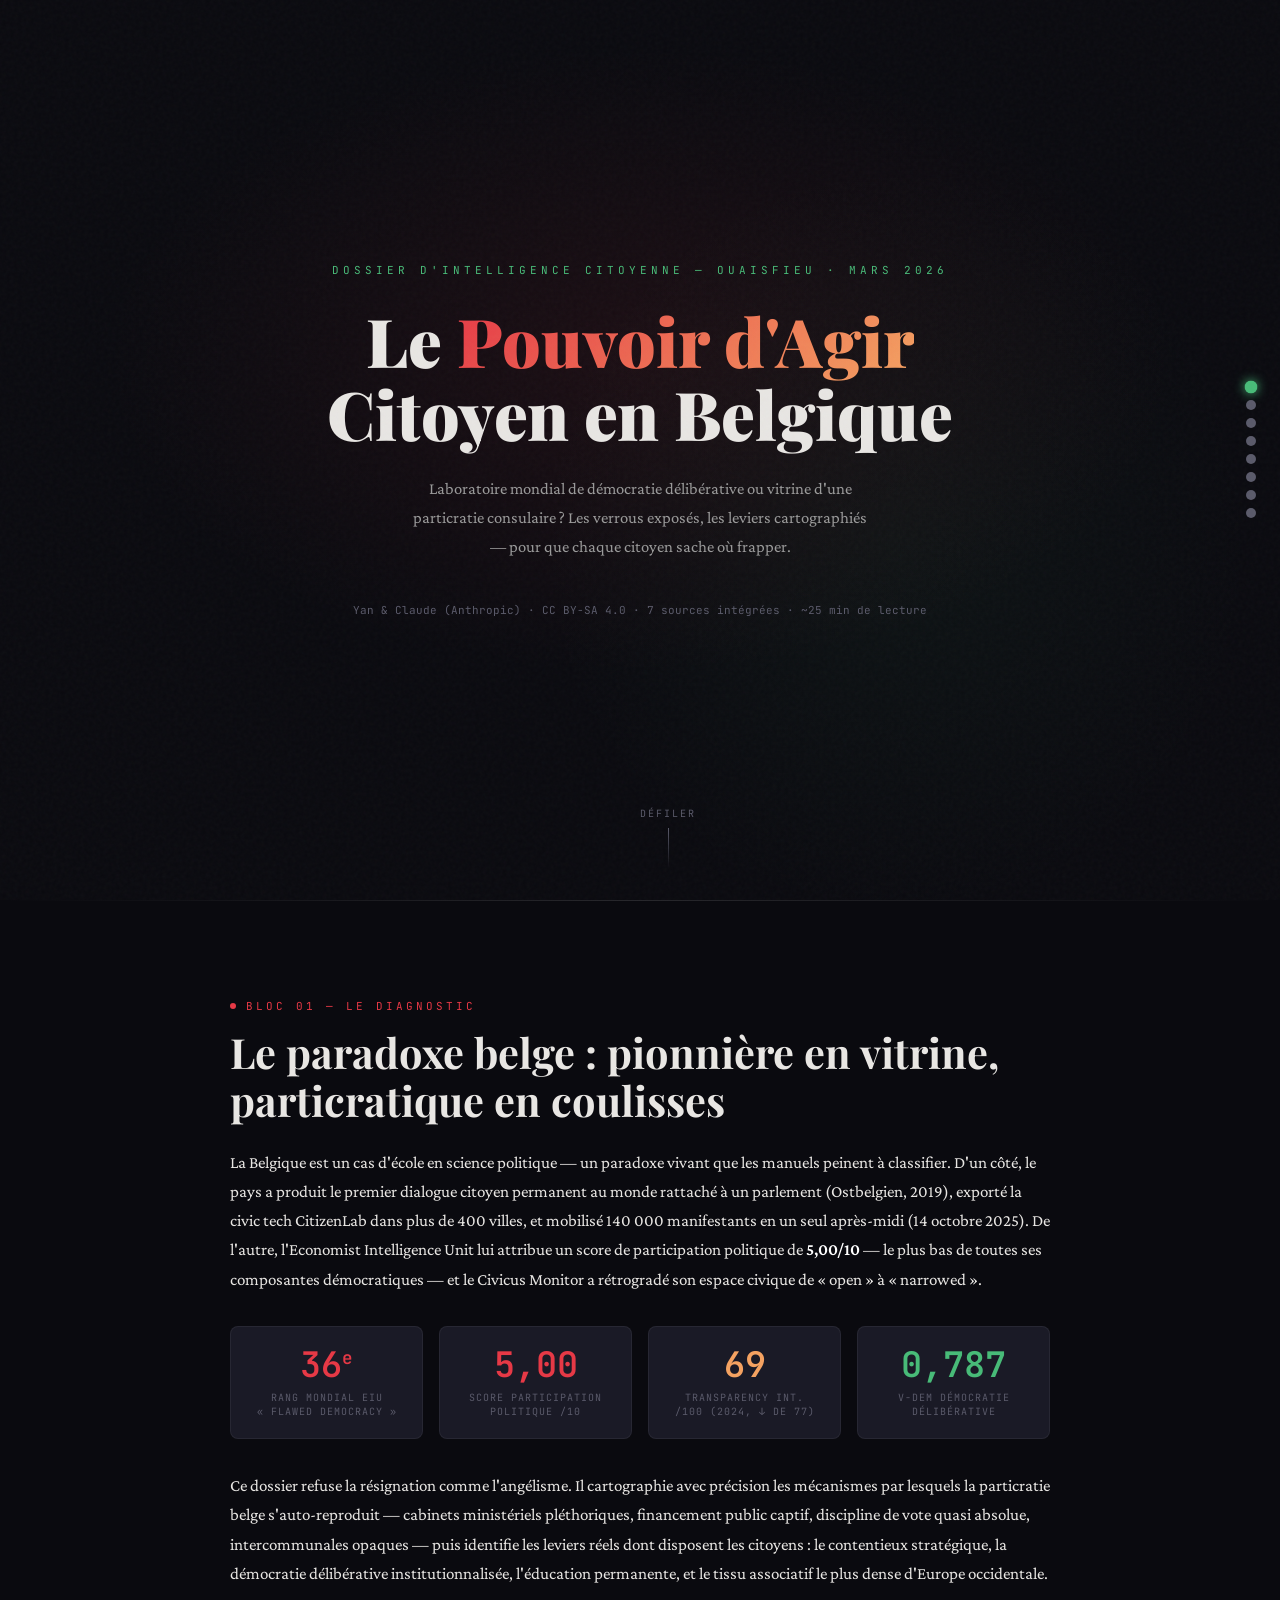
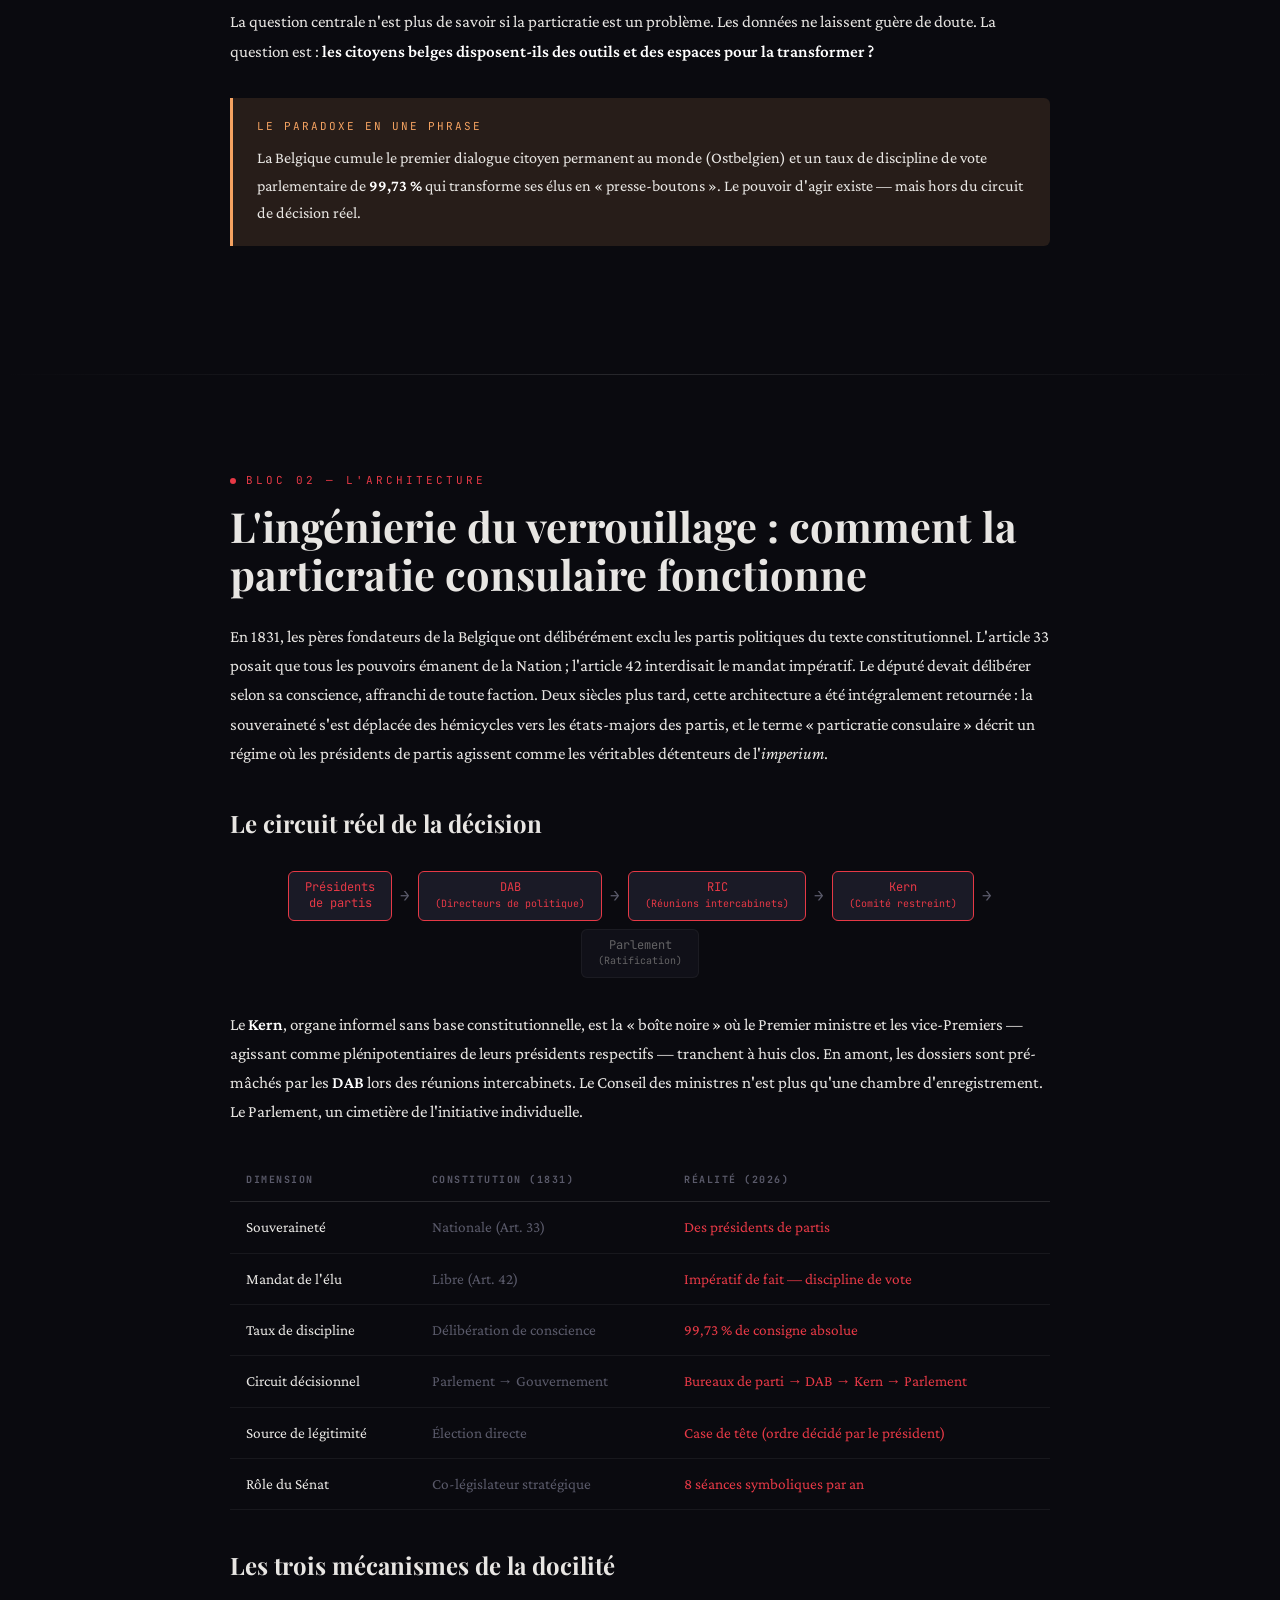
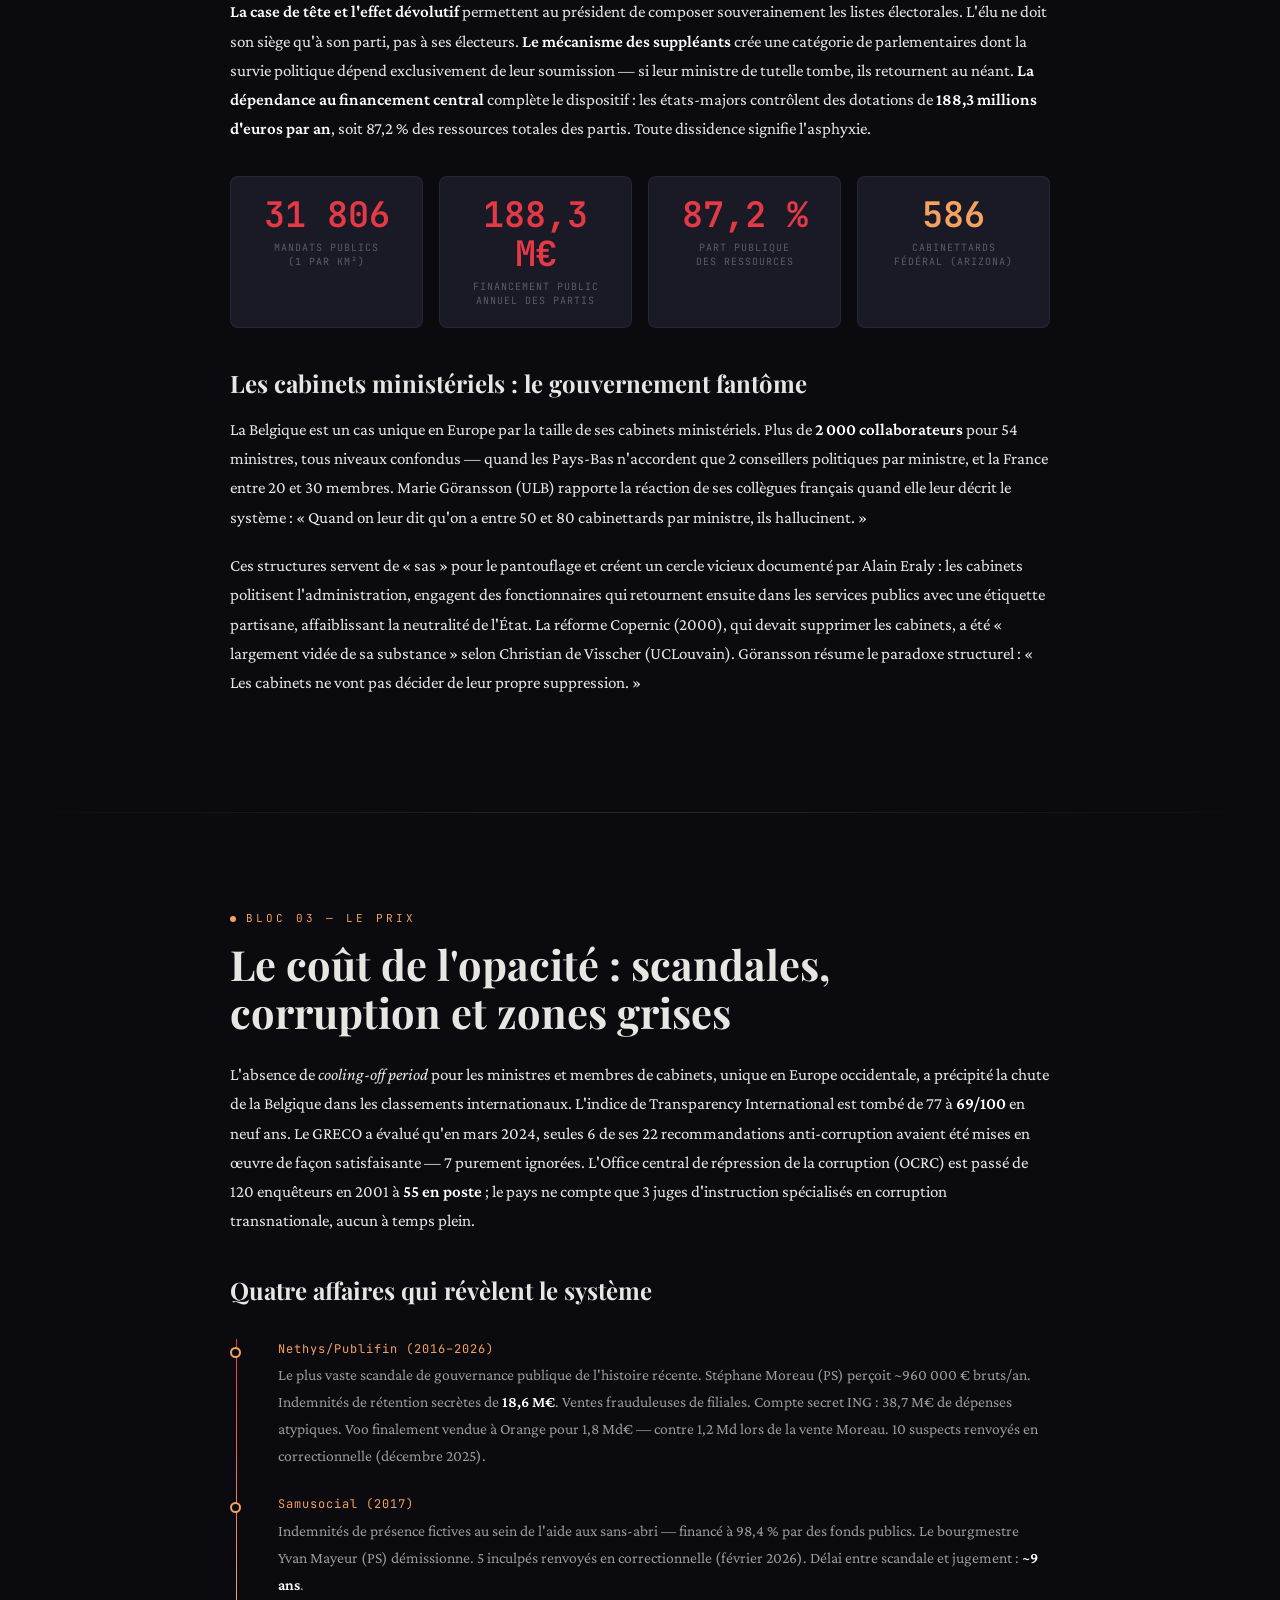
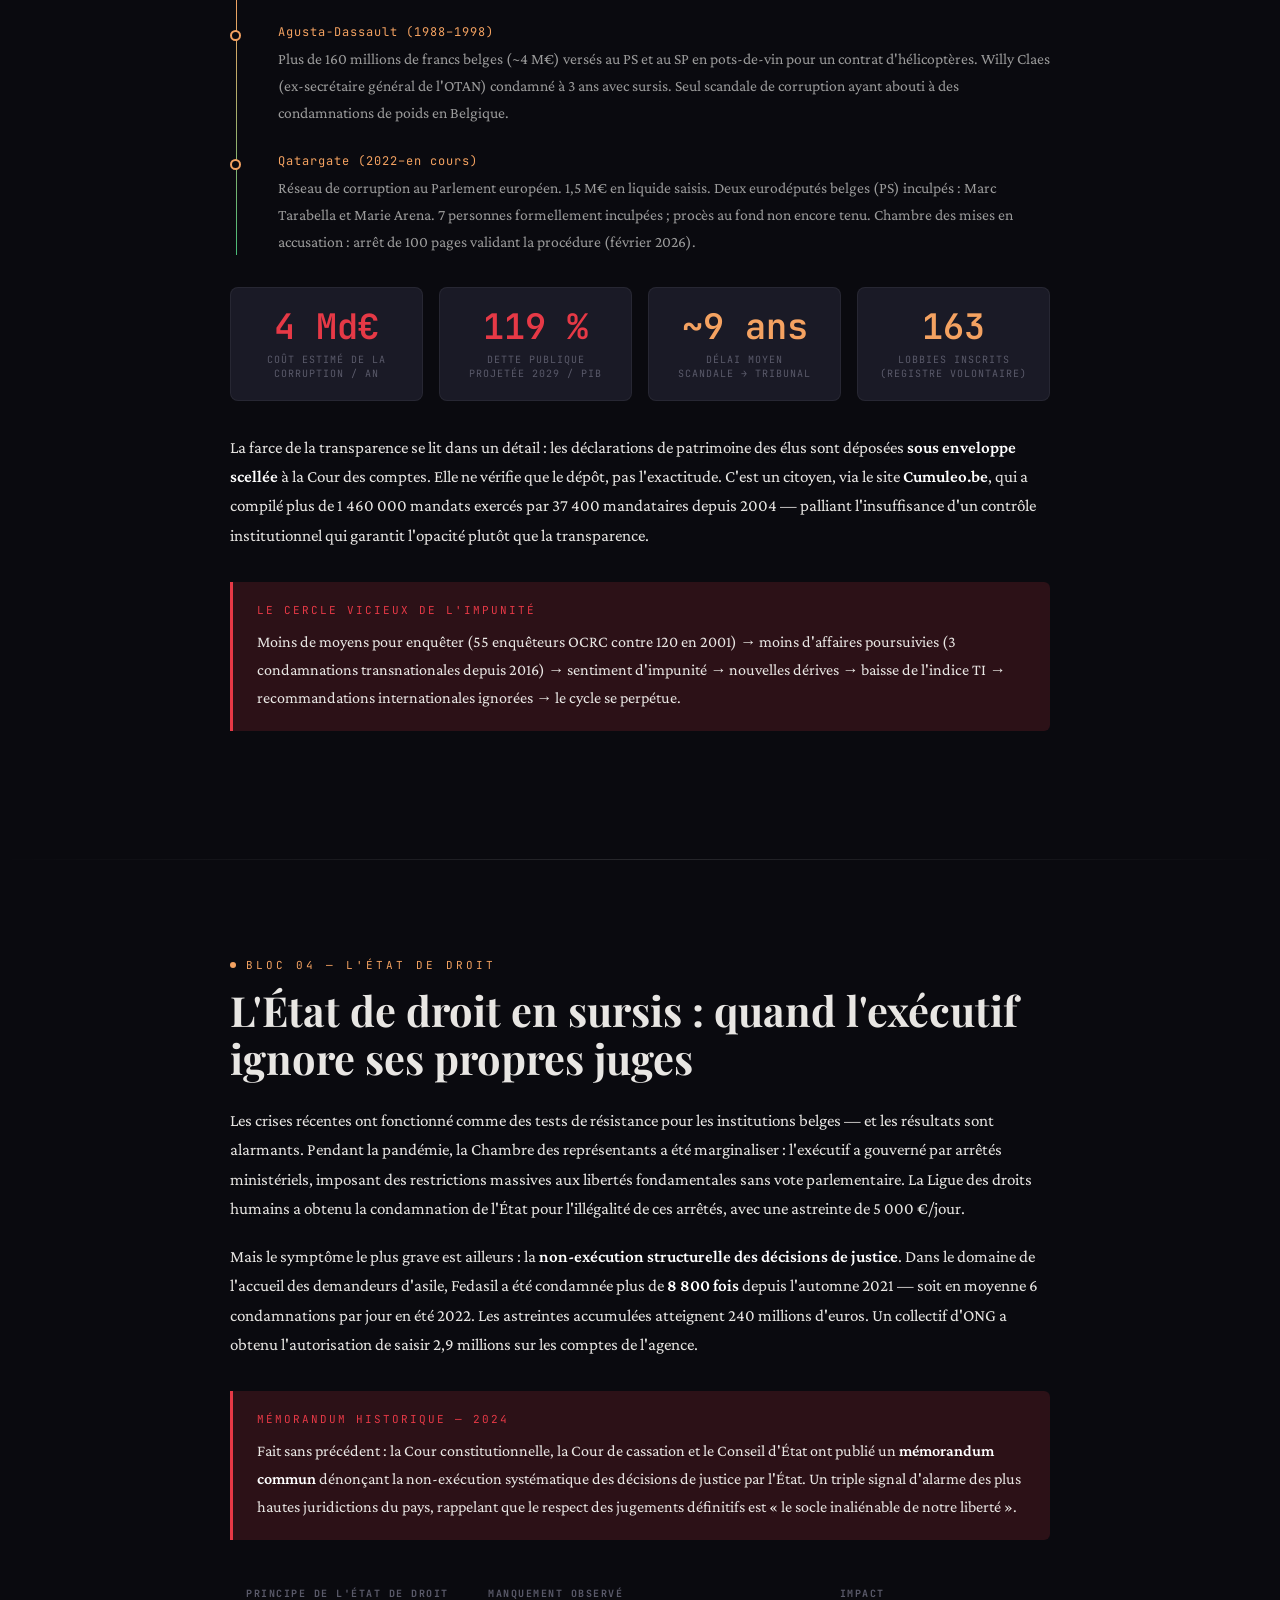
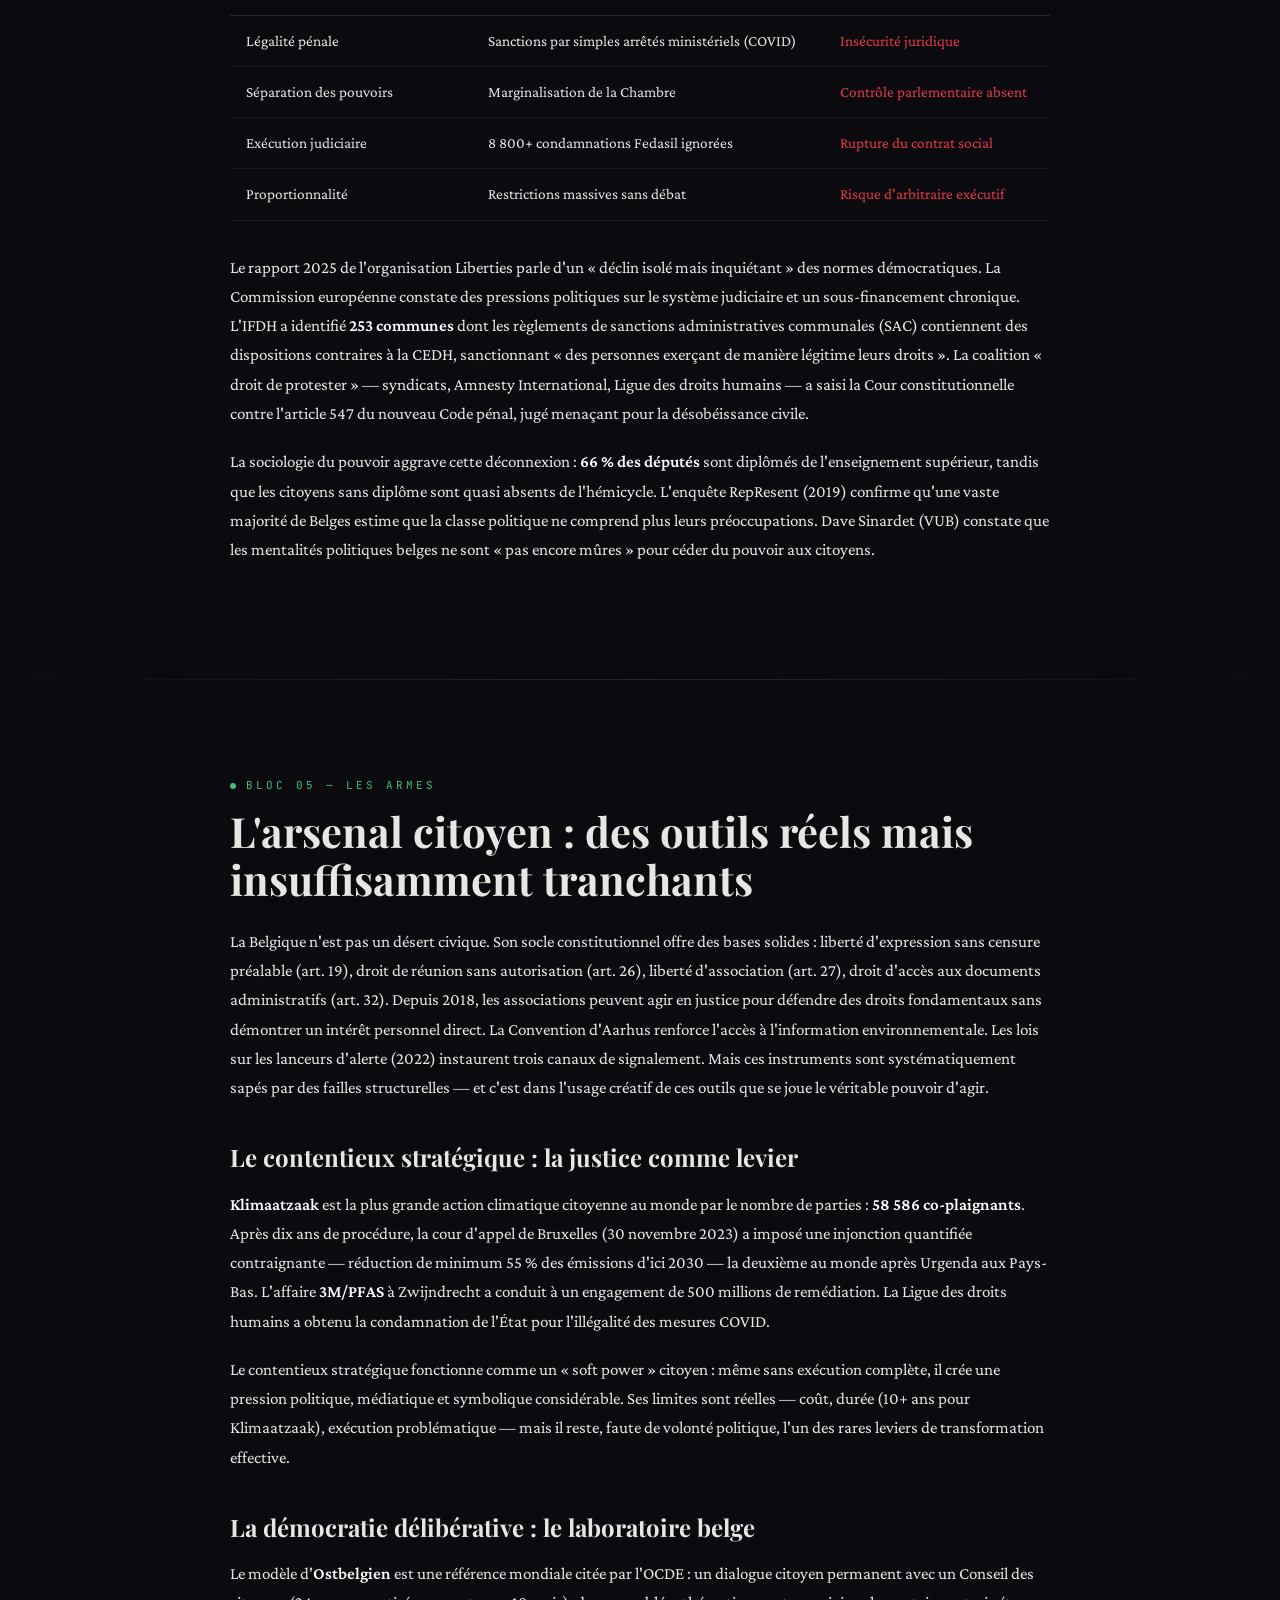
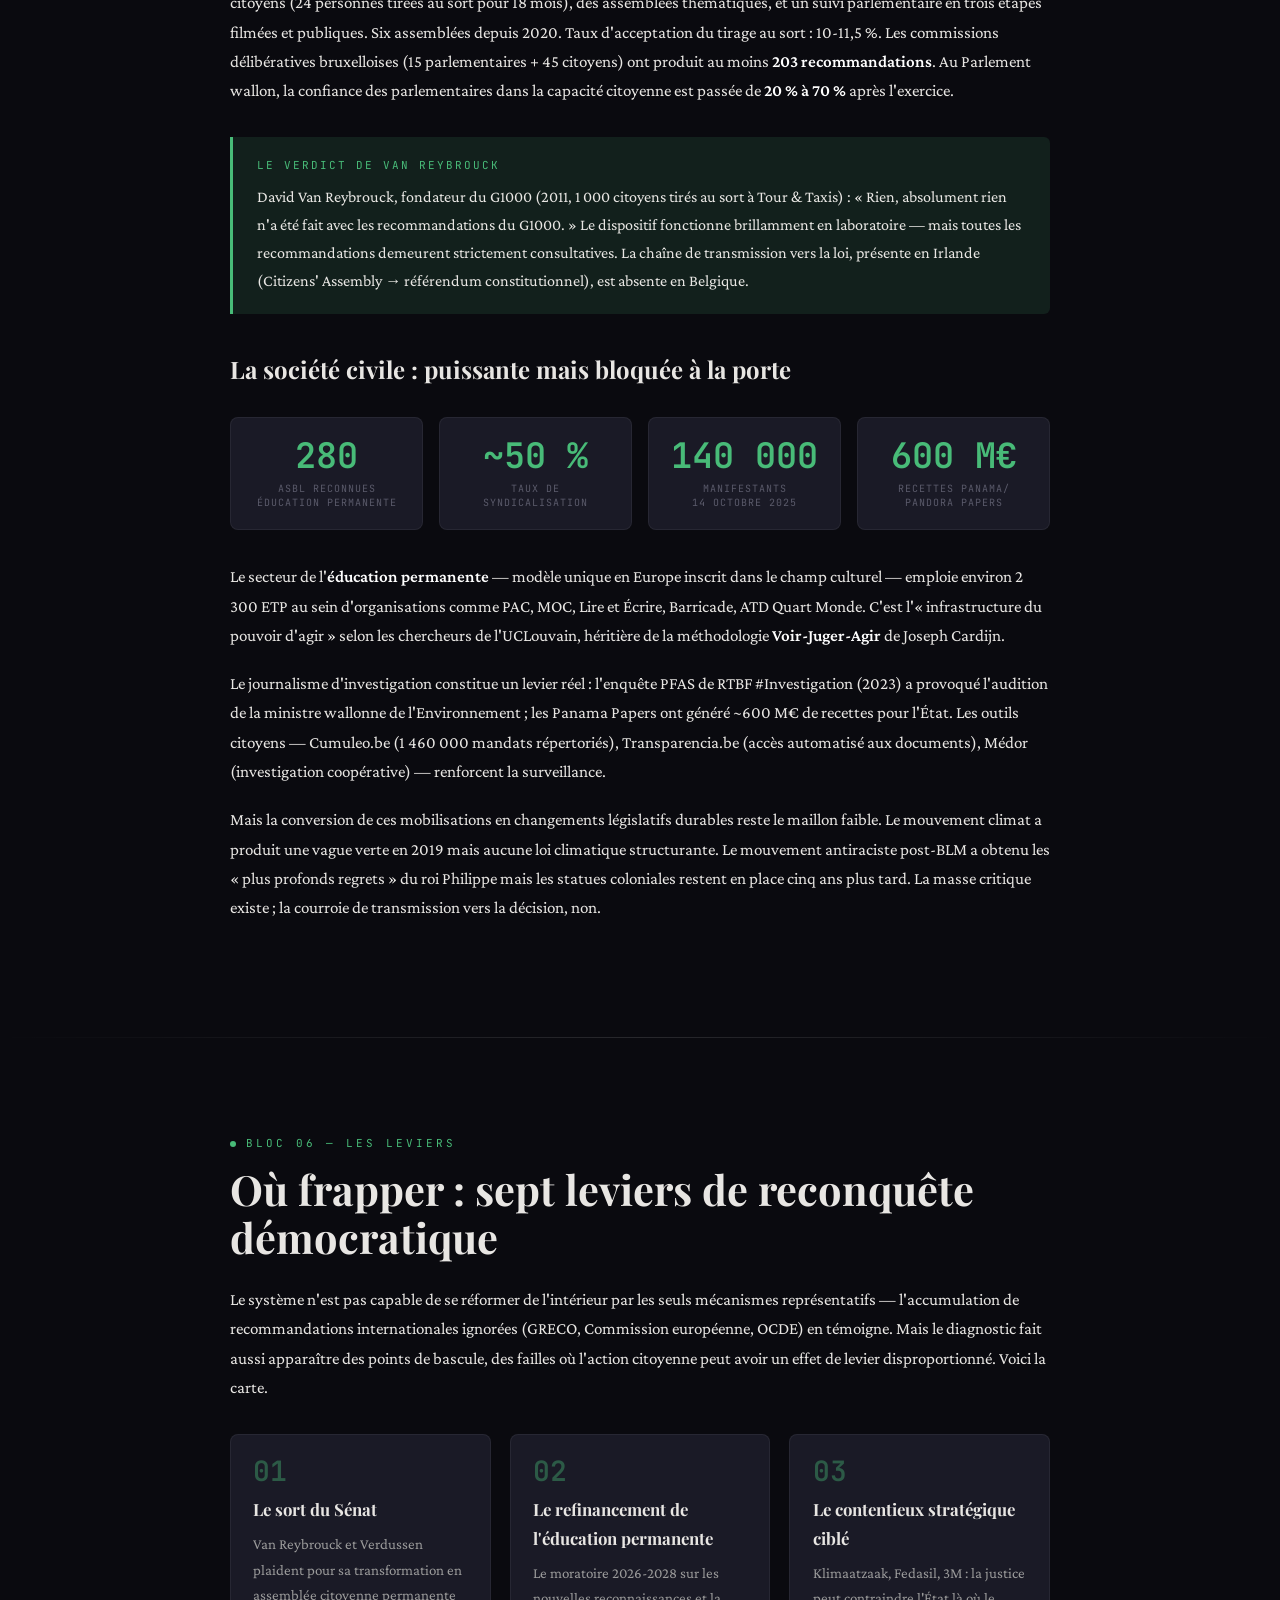
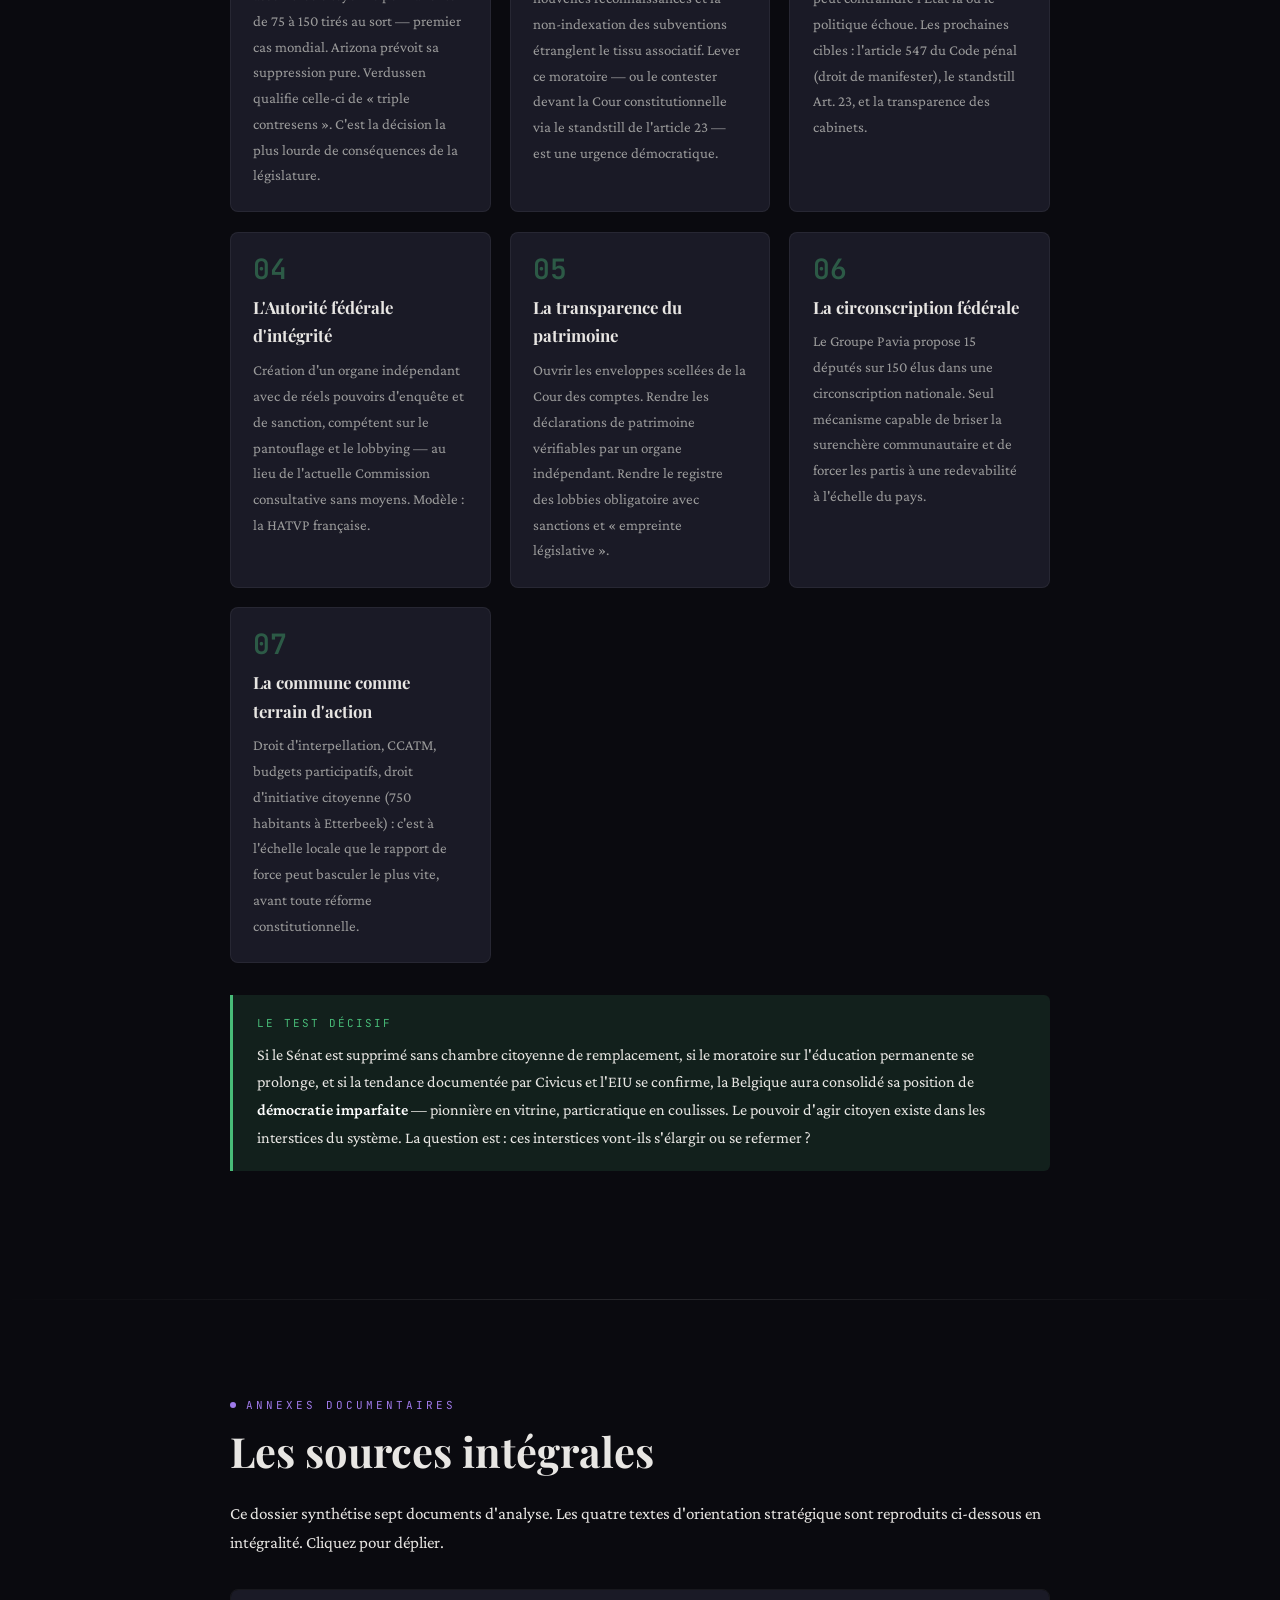
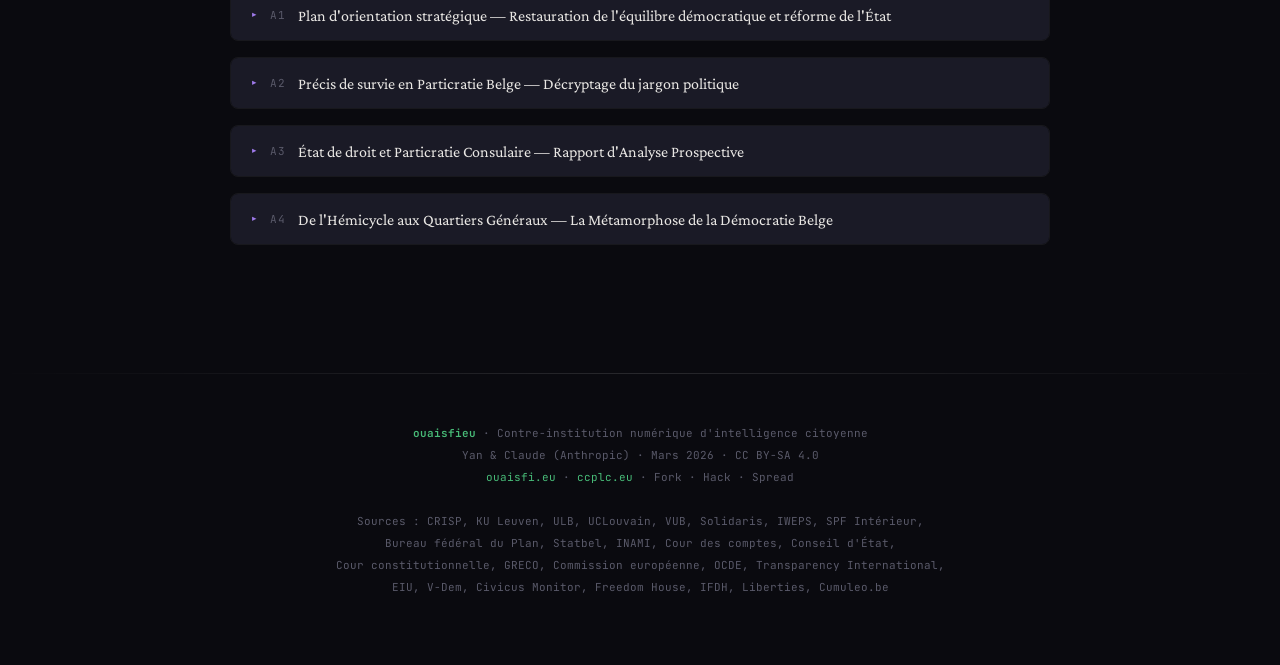
<file: parto/index.html>
<!DOCTYPE html>
<html lang="fr">
<head>
<meta charset="UTF-8">
<meta name="viewport" content="width=device-width, initial-scale=1.0">
<title>Le Pouvoir d'Agir Citoyen en Belgique — Tableau de Bord Civique | ouaisfieu</title>
<meta name="description" content="Dossier d'intelligence citoyenne : la particratie belge décryptée, ses verrous exposés, et les leviers de reconquête démocratique cartographiés. Données sourcées, analyse inédite.">
<meta name="author" content="Yan & Claude (Anthropic) — ouaisfieu">

<!-- Open Graph -->
<meta property="og:title" content="Le Pouvoir d'Agir Citoyen en Belgique — Tableau de Bord Civique">
<meta property="og:description" content="Intelligence citoyenne : particratie décryptée, verrous exposés, leviers cartographiés.">
<meta property="og:type" content="article">
<meta property="og:url" content="https://yannkeep.github.io/reaven/pouvoir-d-agir/">
<meta property="og:locale" content="fr_BE">

<!-- Twitter Card -->
<meta name="twitter:card" content="summary_large_image">
<meta name="twitter:title" content="Le Pouvoir d'Agir Citoyen — ouaisfieu">
<meta name="twitter:description" content="Dossier d'intelligence citoyenne sur la particratie belge et les leviers de reconquête démocratique.">

<!-- Schema.org -->
<script type="application/ld+json">
{
  "@context": "https://schema.org",
  "@type": "ScholarlyArticle",
  "headline": "Le Pouvoir d'Agir Citoyen en Belgique — Tableau de Bord Civique",
  "author": [
    {"@type": "Person", "name": "Yan"},
    {"@type": "Organization", "name": "ouaisfieu"}
  ],
  "publisher": {
    "@type": "Organization",
    "name": "ouaisfieu",
    "url": "https://ouaisfi.eu"
  },
  "datePublished": "2026-03-18",
  "description": "Dossier d'intelligence citoyenne sur la particratie belge, ses mécanismes de verrouillage, et les leviers de reconquête démocratique à disposition des citoyens.",
  "inLanguage": "fr",
  "license": "https://creativecommons.org/licenses/by-sa/4.0/"
}
</script>

<!-- Fonts -->
<link rel="preconnect" href="https://fonts.googleapis.com">
<link rel="preconnect" href="https://fonts.gstatic.com" crossorigin>
<link href="https://fonts.googleapis.com/css2?family=Crimson+Pro:ital,wght@0,400;0,600;0,700;1,400&family=JetBrains+Mono:wght@400;600&family=Playfair+Display:ital,wght@0,700;0,900;1,700&display=swap" rel="stylesheet">

<style>
:root {
  --bg-void: #0a0a0f;
  --bg-panel: #12121a;
  --bg-card: #1a1a26;
  --bg-card-hover: #222233;
  --border-subtle: rgba(255,255,255,0.06);
  --border-active: rgba(255,255,255,0.12);
  
  --text-primary: #e8e6e3;
  --text-secondary: #9a9a9a;
  --text-muted: #5a5a6a;
  
  --red-alert: #e63946;
  --red-soft: rgba(230,57,70,0.15);
  --amber-warn: #f4a261;
  --amber-soft: rgba(244,162,97,0.12);
  --teal-action: #48bb78;
  --teal-soft: rgba(72,187,120,0.12);
  --lilac-info: #9f7aea;
  --lilac-soft: rgba(159,122,234,0.12);
  --blue-cold: #4a9eff;
  
  --font-editorial: 'Crimson Pro', Georgia, serif;
  --font-display: 'Playfair Display', Georgia, serif;
  --font-mono: 'JetBrains Mono', monospace;
  
  --max-w: 820px;
  --gap: clamp(1rem, 3vw, 2rem);
}

*, *::before, *::after { margin: 0; padding: 0; box-sizing: border-box; }

html { 
  scroll-behavior: smooth; 
  scrollbar-color: var(--text-muted) var(--bg-void);
}

body {
  background: var(--bg-void);
  color: var(--text-primary);
  font-family: var(--font-editorial);
  font-size: clamp(17px, 1.1vw, 19px);
  line-height: 1.72;
  -webkit-font-smoothing: antialiased;
  overflow-x: hidden;
}

/* ============ NOISE GRAIN OVERLAY ============ */
body::before {
  content: '';
  position: fixed;
  inset: 0;
  background-image: url("data:image/svg+xml,%3Csvg viewBox='0 0 256 256' xmlns='http://www.w3.org/2000/svg'%3E%3Cfilter id='n'%3E%3CfeTurbulence type='fractalNoise' baseFrequency='0.9' numOctaves='4' stitchTiles='stitch'/%3E%3C/filter%3E%3Crect width='100%25' height='100%25' filter='url(%23n)' opacity='0.03'/%3E%3C/svg%3E");
  pointer-events: none;
  z-index: 9999;
}

/* ============ PROGRESS BAR ============ */
.progress-bar {
  position: fixed;
  top: 0; left: 0;
  height: 3px;
  background: linear-gradient(90deg, var(--red-alert), var(--amber-warn), var(--teal-action));
  z-index: 1000;
  width: 0%;
  transition: width 0.1s linear;
}

/* ============ NAVIGATION ============ */
nav.toc {
  position: fixed;
  right: clamp(0.5rem, 2vw, 1.5rem);
  top: 50%;
  transform: translateY(-50%);
  z-index: 100;
  display: flex;
  flex-direction: column;
  gap: 8px;
}

nav.toc a {
  display: block;
  width: 10px;
  height: 10px;
  border-radius: 50%;
  background: var(--text-muted);
  transition: all 0.3s ease;
  position: relative;
}

nav.toc a.active {
  background: var(--teal-action);
  box-shadow: 0 0 8px var(--teal-action);
  transform: scale(1.3);
}

nav.toc a::after {
  content: attr(data-label);
  position: absolute;
  right: 20px;
  top: 50%;
  transform: translateY(-50%);
  font-family: var(--font-mono);
  font-size: 10px;
  color: var(--text-muted);
  white-space: nowrap;
  opacity: 0;
  transition: opacity 0.3s;
  pointer-events: none;
}

nav.toc a:hover::after { opacity: 1; }

@media (max-width: 900px) { nav.toc { display: none; } }

/* ============ HERO ============ */
.hero {
  min-height: 100vh;
  display: flex;
  flex-direction: column;
  justify-content: center;
  align-items: center;
  text-align: center;
  padding: var(--gap);
  position: relative;
  overflow: hidden;
}

.hero::before {
  content: '';
  position: absolute;
  inset: 0;
  background: 
    radial-gradient(ellipse 60% 50% at 50% 40%, rgba(230,57,70,0.08) 0%, transparent 70%),
    radial-gradient(ellipse 40% 60% at 70% 60%, rgba(72,187,120,0.05) 0%, transparent 70%);
  pointer-events: none;
}

.hero-label {
  font-family: var(--font-mono);
  font-size: 11px;
  letter-spacing: 4px;
  text-transform: uppercase;
  color: var(--teal-action);
  margin-bottom: 1.5rem;
  opacity: 0;
  animation: fadeUp 0.8s ease 0.3s forwards;
}

.hero h1 {
  font-family: var(--font-display);
  font-size: clamp(2.4rem, 5.5vw, 4.2rem);
  font-weight: 900;
  line-height: 1.1;
  max-width: 14ch;
  margin-bottom: 1.5rem;
  opacity: 0;
  animation: fadeUp 0.8s ease 0.5s forwards;
}

.hero h1 .accent { 
  background: linear-gradient(135deg, var(--red-alert), var(--amber-warn));
  -webkit-background-clip: text;
  -webkit-text-fill-color: transparent;
  background-clip: text;
}

.hero-sub {
  font-size: clamp(1rem, 1.3vw, 1.15rem);
  color: var(--text-secondary);
  max-width: 52ch;
  margin-bottom: 2.5rem;
  opacity: 0;
  animation: fadeUp 0.8s ease 0.7s forwards;
}

.hero-meta {
  font-family: var(--font-mono);
  font-size: 11px;
  color: var(--text-muted);
  opacity: 0;
  animation: fadeUp 0.8s ease 0.9s forwards;
}

.hero-scroll {
  position: absolute;
  bottom: 2rem;
  left: 50%;
  transform: translateX(-50%);
  display: flex;
  flex-direction: column;
  align-items: center;
  gap: 6px;
  opacity: 0;
  animation: fadeUp 0.8s ease 1.2s forwards;
}

.hero-scroll span {
  font-family: var(--font-mono);
  font-size: 10px;
  color: var(--text-muted);
  letter-spacing: 2px;
  text-transform: uppercase;
}

.scroll-line {
  width: 1px;
  height: 40px;
  background: linear-gradient(to bottom, var(--text-muted), transparent);
  animation: scrollPulse 2s ease infinite;
}

@keyframes scrollPulse {
  0%, 100% { opacity: 0.3; }
  50% { opacity: 1; }
}

@keyframes fadeUp {
  from { opacity: 0; transform: translateY(20px); }
  to { opacity: 1; transform: translateY(0); }
}

/* ============ SECTIONS ============ */
section {
  padding: clamp(3rem, 8vw, 6rem) var(--gap);
  position: relative;
}

.container {
  max-width: var(--max-w);
  margin: 0 auto;
}

.section-label {
  font-family: var(--font-mono);
  font-size: 11px;
  letter-spacing: 3px;
  text-transform: uppercase;
  margin-bottom: 0.75rem;
  display: flex;
  align-items: center;
  gap: 10px;
}

.section-label .dot {
  width: 6px; height: 6px;
  border-radius: 50%;
  display: inline-block;
}

.section-label.red { color: var(--red-alert); }
.section-label.red .dot { background: var(--red-alert); }
.section-label.amber { color: var(--amber-warn); }
.section-label.amber .dot { background: var(--amber-warn); }
.section-label.teal { color: var(--teal-action); }
.section-label.teal .dot { background: var(--teal-action); }
.section-label.lilac { color: var(--lilac-info); }
.section-label.lilac .dot { background: var(--lilac-info); }

h2 {
  font-family: var(--font-display);
  font-size: clamp(1.8rem, 3.5vw, 2.6rem);
  font-weight: 700;
  line-height: 1.15;
  margin-bottom: 1.5rem;
}

h3 {
  font-family: var(--font-display);
  font-size: clamp(1.2rem, 2vw, 1.5rem);
  font-weight: 700;
  line-height: 1.3;
  margin-top: 2.5rem;
  margin-bottom: 1rem;
}

p { margin-bottom: 1.2rem; }

p + p { text-indent: 0; }

strong { color: #fff; font-weight: 600; }

a { color: var(--teal-action); text-decoration: none; border-bottom: 1px solid transparent; transition: border-color 0.3s; }
a:hover { border-bottom-color: var(--teal-action); }

/* ============ STAT CARDS ============ */
.stats-row {
  display: grid;
  grid-template-columns: repeat(auto-fit, minmax(180px, 1fr));
  gap: 1rem;
  margin: 2rem 0;
}

.stat-card {
  background: var(--bg-card);
  border: 1px solid var(--border-subtle);
  border-radius: 8px;
  padding: 1.2rem;
  text-align: center;
  transition: border-color 0.3s, transform 0.3s;
}

.stat-card:hover {
  border-color: var(--border-active);
  transform: translateY(-2px);
}

.stat-card .number {
  font-family: var(--font-mono);
  font-size: clamp(1.6rem, 3vw, 2.2rem);
  font-weight: 600;
  line-height: 1.1;
  margin-bottom: 0.4rem;
}

.stat-card .number.red { color: var(--red-alert); }
.stat-card .number.amber { color: var(--amber-warn); }
.stat-card .number.teal { color: var(--teal-action); }
.stat-card .number.lilac { color: var(--lilac-info); }

.stat-card .label {
  font-family: var(--font-mono);
  font-size: 10px;
  letter-spacing: 1px;
  text-transform: uppercase;
  color: var(--text-muted);
  line-height: 1.4;
}

/* ============ COMPARISON TABLE ============ */
.compare-table {
  width: 100%;
  border-collapse: collapse;
  margin: 2rem 0;
  font-size: 0.9em;
}

.compare-table th {
  font-family: var(--font-mono);
  font-size: 10px;
  letter-spacing: 1.5px;
  text-transform: uppercase;
  color: var(--text-muted);
  text-align: left;
  padding: 0.8rem 1rem;
  border-bottom: 1px solid var(--border-active);
}

.compare-table td {
  padding: 0.75rem 1rem;
  border-bottom: 1px solid var(--border-subtle);
  vertical-align: top;
}

.compare-table tr:hover td { background: rgba(255,255,255,0.02); }

.compare-table .col-theory { color: var(--text-muted); }
.compare-table .col-reality { color: var(--red-alert); }

/* ============ CALLOUT BOXES ============ */
.callout {
  border-left: 3px solid;
  padding: 1.2rem 1.5rem;
  margin: 2rem 0;
  background: var(--bg-card);
  border-radius: 0 6px 6px 0;
  font-size: 0.95em;
}

.callout.red { border-color: var(--red-alert); background: var(--red-soft); }
.callout.amber { border-color: var(--amber-warn); background: var(--amber-soft); }
.callout.teal { border-color: var(--teal-action); background: var(--teal-soft); }
.callout.lilac { border-color: var(--lilac-info); background: var(--lilac-soft); }

.callout .callout-title {
  font-family: var(--font-mono);
  font-size: 11px;
  letter-spacing: 2px;
  text-transform: uppercase;
  margin-bottom: 0.5rem;
}

.callout.red .callout-title { color: var(--red-alert); }
.callout.amber .callout-title { color: var(--amber-warn); }
.callout.teal .callout-title { color: var(--teal-action); }
.callout.lilac .callout-title { color: var(--lilac-info); }

/* ============ TIMELINE ============ */
.timeline {
  position: relative;
  margin: 2rem 0;
  padding-left: 2rem;
}

.timeline::before {
  content: '';
  position: absolute;
  left: 6px;
  top: 0;
  bottom: 0;
  width: 1px;
  background: linear-gradient(to bottom, var(--red-alert), var(--amber-warn), var(--teal-action));
}

.timeline-item {
  position: relative;
  margin-bottom: 1.5rem;
  padding-left: 1rem;
}

.timeline-item::before {
  content: '';
  position: absolute;
  left: -2rem;
  top: 8px;
  width: 11px;
  height: 11px;
  border-radius: 50%;
  border: 2px solid var(--amber-warn);
  background: var(--bg-void);
}

.timeline-item .year {
  font-family: var(--font-mono);
  font-size: 12px;
  color: var(--amber-warn);
  letter-spacing: 1px;
}

.timeline-item .desc {
  font-size: 0.92em;
  color: var(--text-secondary);
  margin-top: 0.2rem;
}

/* ============ ANNEXES ACCORDION ============ */
.annexes-grid { margin: 2rem 0; }

.annexe {
  border: 1px solid var(--border-subtle);
  border-radius: 8px;
  margin-bottom: 1rem;
  overflow: hidden;
  transition: border-color 0.3s;
}

.annexe:hover { border-color: var(--border-active); }

.annexe-header {
  display: flex;
  align-items: center;
  gap: 12px;
  padding: 1rem 1.2rem;
  cursor: pointer;
  background: var(--bg-card);
  border: none;
  color: var(--text-primary);
  font-family: var(--font-editorial);
  font-size: 1rem;
  width: 100%;
  text-align: left;
  transition: background 0.3s;
}

.annexe-header:hover { background: var(--bg-card-hover); }

.annexe-header .icon {
  font-family: var(--font-mono);
  font-size: 14px;
  color: var(--lilac-info);
  transition: transform 0.3s;
  flex-shrink: 0;
}

.annexe.open .annexe-header .icon { transform: rotate(90deg); }

.annexe-header .num {
  font-family: var(--font-mono);
  font-size: 11px;
  color: var(--text-muted);
  letter-spacing: 1px;
  flex-shrink: 0;
}

.annexe-body {
  max-height: 0;
  overflow: hidden;
  transition: max-height 0.5s ease;
}

.annexe.open .annexe-body { max-height: 80000px; }

.annexe-content {
  padding: 1.5rem;
  border-top: 1px solid var(--border-subtle);
  font-size: 0.92em;
  color: var(--text-secondary);
  line-height: 1.7;
}

.annexe-content h4 {
  font-family: var(--font-display);
  font-size: 1.15rem;
  font-weight: 700;
  color: var(--text-primary);
  margin: 1.8rem 0 0.8rem;
}

.annexe-content h4:first-child { margin-top: 0; }

.annexe-content h5 {
  font-family: var(--font-mono);
  font-size: 0.8rem;
  color: var(--lilac-info);
  letter-spacing: 1px;
  text-transform: uppercase;
  margin: 1.5rem 0 0.6rem;
}

/* ============ SEPARATOR ============ */
.sep {
  height: 1px;
  background: linear-gradient(90deg, transparent, var(--border-active), transparent);
  margin: 0;
}

/* ============ FOOTER ============ */
footer {
  padding: 3rem var(--gap);
  text-align: center;
  font-family: var(--font-mono);
  font-size: 11px;
  color: var(--text-muted);
  line-height: 2;
}

footer a { color: var(--teal-action); }

/* ============ REVEAL ANIMATION ============ */
.reveal {
  opacity: 0;
  transform: translateY(24px);
  transition: opacity 0.7s ease, transform 0.7s ease;
}

.reveal.visible {
  opacity: 1;
  transform: translateY(0);
}

/* ============ GLOSSARY CHIP ============ */
.chip {
  display: inline-block;
  font-family: var(--font-mono);
  font-size: 11px;
  padding: 2px 8px;
  border-radius: 4px;
  letter-spacing: 0.5px;
  vertical-align: middle;
}

.chip.red { background: var(--red-soft); color: var(--red-alert); }
.chip.amber { background: var(--amber-soft); color: var(--amber-warn); }
.chip.teal { background: var(--teal-soft); color: var(--teal-action); }

/* ============ FLOW DIAGRAM ============ */
.flow {
  display: flex;
  align-items: center;
  justify-content: center;
  flex-wrap: wrap;
  gap: 0.5rem;
  margin: 2rem 0;
  font-family: var(--font-mono);
  font-size: 12px;
}

.flow-box {
  padding: 0.5rem 1rem;
  border: 1px solid var(--border-active);
  border-radius: 6px;
  background: var(--bg-card);
  text-align: center;
  line-height: 1.3;
}

.flow-arrow {
  color: var(--text-muted);
  font-size: 16px;
}

.flow-box.red { border-color: var(--red-alert); color: var(--red-alert); }
.flow-box.teal { border-color: var(--teal-action); color: var(--teal-action); }

/* ============ LIST GRID ============ */
.lever-grid {
  display: grid;
  grid-template-columns: repeat(auto-fit, minmax(260px, 1fr));
  gap: 1.2rem;
  margin: 2rem 0;
}

.lever-card {
  background: var(--bg-card);
  border: 1px solid var(--border-subtle);
  border-radius: 8px;
  padding: 1.4rem;
  transition: border-color 0.3s, transform 0.3s;
}

.lever-card:hover {
  border-color: var(--teal-action);
  transform: translateY(-2px);
}

.lever-card .lever-num {
  font-family: var(--font-mono);
  font-size: 28px;
  font-weight: 600;
  color: var(--teal-action);
  opacity: 0.4;
  line-height: 1;
  margin-bottom: 0.6rem;
}

.lever-card h4 {
  font-family: var(--font-display);
  font-size: 1.05rem;
  margin-bottom: 0.5rem;
}

.lever-card p {
  font-size: 0.88em;
  color: var(--text-secondary);
  margin: 0;
}

/* ============ RESPONSIVE ============ */
@media (max-width: 600px) {
  .stats-row { grid-template-columns: repeat(2, 1fr); }
  .compare-table { font-size: 0.8em; }
  .compare-table th, .compare-table td { padding: 0.5rem; }
  .flow { flex-direction: column; }
  .flow-arrow { transform: rotate(90deg); }
}
</style>
</head>
<body>

<!-- Progress Bar -->
<div class="progress-bar" id="progressBar"></div>

<!-- Side Navigation -->
<nav class="toc" id="tocNav">
  <a href="#hero" data-label="Accueil" class="active"></a>
  <a href="#paradoxe" data-label="Le Paradoxe"></a>
  <a href="#verrouillage" data-label="Le Verrouillage"></a>
  <a href="#prix" data-label="Le Prix"></a>
  <a href="#etat-de-droit" data-label="État de droit"></a>
  <a href="#armes" data-label="Les Armes"></a>
  <a href="#leviers" data-label="Les Leviers"></a>
  <a href="#annexes" data-label="Annexes"></a>
</nav>

<!-- ==================== HERO ==================== -->
<section class="hero" id="hero">
  <div class="hero-label">Dossier d'intelligence citoyenne — ouaisfieu · mars 2026</div>
  <h1>Le <span class="accent">Pouvoir d'Agir</span> Citoyen en Belgique</h1>
  <p class="hero-sub">Laboratoire mondial de démocratie délibérative ou vitrine d'une particratie consulaire ? Les verrous exposés, les leviers cartographiés — pour que chaque citoyen sache où frapper.</p>
  <p class="hero-meta">Yan & Claude (Anthropic) · CC BY-SA 4.0 · 7 sources intégrées · ~25 min de lecture</p>
  <div class="hero-scroll">
    <span>Défiler</span>
    <div class="scroll-line"></div>
  </div>
</section>

<div class="sep"></div>

<!-- ==================== 1. LE PARADOXE ==================== -->
<section id="paradoxe">
  <div class="container">
    <div class="reveal">
      <div class="section-label red"><span class="dot"></span>Bloc 01 — Le Diagnostic</div>
      <h2>Le paradoxe belge : pionnière en vitrine, particratique en coulisses</h2>
    </div>
    
    <div class="reveal">
      <p>La Belgique est un cas d'école en science politique — un paradoxe vivant que les manuels peinent à classifier. D'un côté, le pays a produit le premier dialogue citoyen permanent au monde rattaché à un parlement (Ostbelgien, 2019), exporté la civic tech CitizenLab dans plus de 400 villes, et mobilisé 140 000 manifestants en un seul après-midi (14 octobre 2025). De l'autre, l'Economist Intelligence Unit lui attribue un score de participation politique de <strong>5,00/10</strong> — le plus bas de toutes ses composantes démocratiques — et le Civicus Monitor a rétrogradé son espace civique de « open » à « narrowed ».</p>
    </div>

    <div class="stats-row reveal">
      <div class="stat-card">
        <div class="number red">36<sup style="font-size:0.5em">e</sup></div>
        <div class="label">Rang mondial EIU<br>« Flawed democracy »</div>
      </div>
      <div class="stat-card">
        <div class="number red">5,00</div>
        <div class="label">Score participation<br>politique /10</div>
      </div>
      <div class="stat-card">
        <div class="number amber">69</div>
        <div class="label">Transparency Int.<br>/100 (2024, ↓ de 77)</div>
      </div>
      <div class="stat-card">
        <div class="number teal">0,787</div>
        <div class="label">V-Dem démocratie<br>délibérative</div>
      </div>
    </div>
    
    <div class="reveal">
      <p>Ce dossier refuse la résignation comme l'angélisme. Il cartographie avec précision les mécanismes par lesquels la particratie belge s'auto-reproduit — cabinets ministériels pléthoriques, financement public captif, discipline de vote quasi absolue, intercommunales opaques — puis identifie les leviers réels dont disposent les citoyens : le contentieux stratégique, la démocratie délibérative institutionnalisée, l'éducation permanente, et le tissu associatif le plus dense d'Europe occidentale.</p>

      <p>La question centrale n'est plus de savoir si la particratie est un problème. Les données ne laissent guère de doute. La question est : <strong>les citoyens belges disposent-ils des outils et des espaces pour la transformer ?</strong></p>
    </div>
    
    <div class="callout amber reveal">
      <div class="callout-title">Le paradoxe en une phrase</div>
      <p style="margin:0">La Belgique cumule le premier dialogue citoyen permanent au monde (Ostbelgien) et un taux de discipline de vote parlementaire de <strong>99,73 %</strong> qui transforme ses élus en « presse-boutons ». Le pouvoir d'agir existe — mais hors du circuit de décision réel.</p>
    </div>
  </div>
</section>

<div class="sep"></div>

<!-- ==================== 2. L'ARCHITECTURE DU VERROUILLAGE ==================== -->
<section id="verrouillage">
  <div class="container">
    <div class="reveal">
      <div class="section-label red"><span class="dot"></span>Bloc 02 — L'Architecture</div>
      <h2>L'ingénierie du verrouillage : comment la particratie consulaire fonctionne</h2>
    </div>

    <div class="reveal">
      <p>En 1831, les pères fondateurs de la Belgique ont délibérément exclu les partis politiques du texte constitutionnel. L'article 33 posait que tous les pouvoirs émanent de la Nation ; l'article 42 interdisait le mandat impératif. Le député devait délibérer selon sa conscience, affranchi de toute faction. Deux siècles plus tard, cette architecture a été intégralement retournée : la souveraineté s'est déplacée des hémicycles vers les états-majors des partis, et le terme « particratie consulaire » décrit un régime où les présidents de partis agissent comme les véritables détenteurs de l'<em>imperium</em>.</p>
    </div>

    <h3 class="reveal">Le circuit réel de la décision</h3>

    <div class="flow reveal">
      <div class="flow-box red">Présidents<br>de partis</div>
      <div class="flow-arrow">→</div>
      <div class="flow-box red">DAB<br><small>(Directeurs de politique)</small></div>
      <div class="flow-arrow">→</div>
      <div class="flow-box red">RIC<br><small>(Réunions intercabinets)</small></div>
      <div class="flow-arrow">→</div>
      <div class="flow-box red">Kern<br><small>(Comité restreint)</small></div>
      <div class="flow-arrow">→</div>
      <div class="flow-box" style="opacity:0.4">Parlement<br><small>(Ratification)</small></div>
    </div>

    <div class="reveal">
      <p>Le <strong>Kern</strong>, organe informel sans base constitutionnelle, est la « boîte noire » où le Premier ministre et les vice-Premiers — agissant comme plénipotentiaires de leurs présidents respectifs — tranchent à huis clos. En amont, les dossiers sont pré-mâchés par les <strong>DAB</strong> lors des réunions intercabinets. Le Conseil des ministres n'est plus qu'une chambre d'enregistrement. Le Parlement, un cimetière de l'initiative individuelle.</p>
    </div>

    <div class="reveal">
      <table class="compare-table">
        <thead>
          <tr>
            <th>Dimension</th>
            <th>Constitution (1831)</th>
            <th>Réalité (2026)</th>
          </tr>
        </thead>
        <tbody>
          <tr>
            <td>Souveraineté</td>
            <td class="col-theory">Nationale (Art. 33)</td>
            <td class="col-reality">Des présidents de partis</td>
          </tr>
          <tr>
            <td>Mandat de l'élu</td>
            <td class="col-theory">Libre (Art. 42)</td>
            <td class="col-reality">Impératif de fait — discipline de vote</td>
          </tr>
          <tr>
            <td>Taux de discipline</td>
            <td class="col-theory">Délibération de conscience</td>
            <td class="col-reality">99,73 % de consigne absolue</td>
          </tr>
          <tr>
            <td>Circuit décisionnel</td>
            <td class="col-theory">Parlement → Gouvernement</td>
            <td class="col-reality">Bureaux de parti → DAB → Kern → Parlement</td>
          </tr>
          <tr>
            <td>Source de légitimité</td>
            <td class="col-theory">Élection directe</td>
            <td class="col-reality">Case de tête (ordre décidé par le président)</td>
          </tr>
          <tr>
            <td>Rôle du Sénat</td>
            <td class="col-theory">Co-législateur stratégique</td>
            <td class="col-reality">8 séances symboliques par an</td>
          </tr>
        </tbody>
      </table>
    </div>

    <h3 class="reveal">Les trois mécanismes de la docilité</h3>

    <div class="reveal">
      <p><strong>La case de tête et l'effet dévolutif</strong> permettent au président de composer souverainement les listes électorales. L'élu ne doit son siège qu'à son parti, pas à ses électeurs. <strong>Le mécanisme des suppléants</strong> crée une catégorie de parlementaires dont la survie politique dépend exclusivement de leur soumission — si leur ministre de tutelle tombe, ils retournent au néant. <strong>La dépendance au financement central</strong> complète le dispositif : les états-majors contrôlent des dotations de <strong>188,3 millions d'euros par an</strong>, soit 87,2 % des ressources totales des partis. Toute dissidence signifie l'asphyxie.</p>
    </div>

    <div class="stats-row reveal">
      <div class="stat-card">
        <div class="number red">31 806</div>
        <div class="label">Mandats publics<br>(1 par km²)</div>
      </div>
      <div class="stat-card">
        <div class="number red">188,3 M€</div>
        <div class="label">Financement public<br>annuel des partis</div>
      </div>
      <div class="stat-card">
        <div class="number red">87,2 %</div>
        <div class="label">Part publique<br>des ressources</div>
      </div>
      <div class="stat-card">
        <div class="number amber">586</div>
        <div class="label">Cabinettards<br>fédéral (Arizona)</div>
      </div>
    </div>

    <h3 class="reveal">Les cabinets ministériels : le gouvernement fantôme</h3>

    <div class="reveal">
      <p>La Belgique est un cas unique en Europe par la taille de ses cabinets ministériels. Plus de <strong>2 000 collaborateurs</strong> pour 54 ministres, tous niveaux confondus — quand les Pays-Bas n'accordent que 2 conseillers politiques par ministre, et la France entre 20 et 30 membres. Marie Göransson (ULB) rapporte la réaction de ses collègues français quand elle leur décrit le système : « Quand on leur dit qu'on a entre 50 et 80 cabinettards par ministre, ils hallucinent. »</p>

      <p>Ces structures servent de « sas » pour le pantouflage et créent un cercle vicieux documenté par Alain Eraly : les cabinets politisent l'administration, engagent des fonctionnaires qui retournent ensuite dans les services publics avec une étiquette partisane, affaiblissant la neutralité de l'État. La réforme Copernic (2000), qui devait supprimer les cabinets, a été « largement vidée de sa substance » selon Christian de Visscher (UCLouvain). Göransson résume le paradoxe structurel : « Les cabinets ne vont pas décider de leur propre suppression. »</p>
    </div>
  </div>
</section>

<div class="sep"></div>

<!-- ==================== 3. LE PRIX DE L'OPACITÉ ==================== -->
<section id="prix">
  <div class="container">
    <div class="reveal">
      <div class="section-label amber"><span class="dot"></span>Bloc 03 — Le Prix</div>
      <h2>Le coût de l'opacité : scandales, corruption et zones grises</h2>
    </div>

    <div class="reveal">
      <p>L'absence de <em>cooling-off period</em> pour les ministres et membres de cabinets, unique en Europe occidentale, a précipité la chute de la Belgique dans les classements internationaux. L'indice de Transparency International est tombé de 77 à <strong>69/100</strong> en neuf ans. Le GRECO a évalué qu'en mars 2024, seules 6 de ses 22 recommandations anti-corruption avaient été mises en œuvre de façon satisfaisante — 7 purement ignorées. L'Office central de répression de la corruption (OCRC) est passé de 120 enquêteurs en 2001 à <strong>55 en poste</strong> ; le pays ne compte que 3 juges d'instruction spécialisés en corruption transnationale, aucun à temps plein.</p>
    </div>

    <h3 class="reveal">Quatre affaires qui révèlent le système</h3>

    <div class="timeline reveal">
      <div class="timeline-item">
        <div class="year">Nethys/Publifin (2016–2026)</div>
        <div class="desc">Le plus vaste scandale de gouvernance publique de l'histoire récente. Stéphane Moreau (PS) perçoit ~960 000 € bruts/an. Indemnités de rétention secrètes de <strong>18,6 M€</strong>. Ventes frauduleuses de filiales. Compte secret ING : 38,7 M€ de dépenses atypiques. Voo finalement vendue à Orange pour 1,8 Md€ — contre 1,2 Md lors de la vente Moreau. 10 suspects renvoyés en correctionnelle (décembre 2025).</div>
      </div>
      <div class="timeline-item">
        <div class="year">Samusocial (2017)</div>
        <div class="desc">Indemnités de présence fictives au sein de l'aide aux sans-abri — financé à 98,4 % par des fonds publics. Le bourgmestre Yvan Mayeur (PS) démissionne. 5 inculpés renvoyés en correctionnelle (février 2026). Délai entre scandale et jugement : <strong>~9 ans</strong>.</div>
      </div>
      <div class="timeline-item">
        <div class="year">Agusta-Dassault (1988–1998)</div>
        <div class="desc">Plus de 160 millions de francs belges (~4 M€) versés au PS et au SP en pots-de-vin pour un contrat d'hélicoptères. Willy Claes (ex-secrétaire général de l'OTAN) condamné à 3 ans avec sursis. Seul scandale de corruption ayant abouti à des condamnations de poids en Belgique.</div>
      </div>
      <div class="timeline-item">
        <div class="year">Qatargate (2022–en cours)</div>
        <div class="desc">Réseau de corruption au Parlement européen. 1,5 M€ en liquide saisis. Deux eurodéputés belges (PS) inculpés : Marc Tarabella et Marie Arena. 7 personnes formellement inculpées ; procès au fond non encore tenu. Chambre des mises en accusation : arrêt de 100 pages validant la procédure (février 2026).</div>
      </div>
    </div>

    <div class="stats-row reveal">
      <div class="stat-card">
        <div class="number red">4 Md€</div>
        <div class="label">Coût estimé de la<br>corruption / an</div>
      </div>
      <div class="stat-card">
        <div class="number red">119 %</div>
        <div class="label">Dette publique<br>projetée 2029 / PIB</div>
      </div>
      <div class="stat-card">
        <div class="number amber">~9 ans</div>
        <div class="label">Délai moyen<br>scandale → tribunal</div>
      </div>
      <div class="stat-card">
        <div class="number amber">163</div>
        <div class="label">Lobbies inscrits<br>(registre volontaire)</div>
      </div>
    </div>

    <div class="reveal">
      <p>La farce de la transparence se lit dans un détail : les déclarations de patrimoine des élus sont déposées <strong>sous enveloppe scellée</strong> à la Cour des comptes. Elle ne vérifie que le dépôt, pas l'exactitude. C'est un citoyen, via le site <strong>Cumuleo.be</strong>, qui a compilé plus de 1 460 000 mandats exercés par 37 400 mandataires depuis 2004 — palliant l'insuffisance d'un contrôle institutionnel qui garantit l'opacité plutôt que la transparence.</p>
    </div>

    <div class="callout red reveal">
      <div class="callout-title">Le cercle vicieux de l'impunité</div>
      <p style="margin:0">Moins de moyens pour enquêter (55 enquêteurs OCRC contre 120 en 2001) → moins d'affaires poursuivies (3 condamnations transnationales depuis 2016) → sentiment d'impunité → nouvelles dérives → baisse de l'indice TI → recommandations internationales ignorées → le cycle se perpétue.</p>
    </div>
  </div>
</section>

<div class="sep"></div>

<!-- ==================== 4. L'ÉTAT DE DROIT EN SURSIS ==================== -->
<section id="etat-de-droit">
  <div class="container">
    <div class="reveal">
      <div class="section-label amber"><span class="dot"></span>Bloc 04 — L'État de droit</div>
      <h2>L'État de droit en sursis : quand l'exécutif ignore ses propres juges</h2>
    </div>

    <div class="reveal">
      <p>Les crises récentes ont fonctionné comme des tests de résistance pour les institutions belges — et les résultats sont alarmants. Pendant la pandémie, la Chambre des représentants a été marginaliser : l'exécutif a gouverné par arrêtés ministériels, imposant des restrictions massives aux libertés fondamentales sans vote parlementaire. La Ligue des droits humains a obtenu la condamnation de l'État pour l'illégalité de ces arrêtés, avec une astreinte de 5 000 €/jour.</p>

      <p>Mais le symptôme le plus grave est ailleurs : la <strong>non-exécution structurelle des décisions de justice</strong>. Dans le domaine de l'accueil des demandeurs d'asile, Fedasil a été condamnée plus de <strong>8 800 fois</strong> depuis l'automne 2021 — soit en moyenne 6 condamnations par jour en été 2022. Les astreintes accumulées atteignent 240 millions d'euros. Un collectif d'ONG a obtenu l'autorisation de saisir 2,9 millions sur les comptes de l'agence.</p>
    </div>

    <div class="callout red reveal">
      <div class="callout-title">Mémorandum historique — 2024</div>
      <p style="margin:0">Fait sans précédent : la Cour constitutionnelle, la Cour de cassation et le Conseil d'État ont publié un <strong>mémorandum commun</strong> dénonçant la non-exécution systématique des décisions de justice par l'État. Un triple signal d'alarme des plus hautes juridictions du pays, rappelant que le respect des jugements définitifs est « le socle inaliénable de notre liberté ».</p>
    </div>

    <div class="reveal">
      <table class="compare-table">
        <thead>
          <tr>
            <th>Principe de l'État de droit</th>
            <th>Manquement observé</th>
            <th>Impact</th>
          </tr>
        </thead>
        <tbody>
          <tr>
            <td>Légalité pénale</td>
            <td>Sanctions par simples arrêtés ministériels (COVID)</td>
            <td class="col-reality">Insécurité juridique</td>
          </tr>
          <tr>
            <td>Séparation des pouvoirs</td>
            <td>Marginalisation de la Chambre</td>
            <td class="col-reality">Contrôle parlementaire absent</td>
          </tr>
          <tr>
            <td>Exécution judiciaire</td>
            <td>8 800+ condamnations Fedasil ignorées</td>
            <td class="col-reality">Rupture du contrat social</td>
          </tr>
          <tr>
            <td>Proportionnalité</td>
            <td>Restrictions massives sans débat</td>
            <td class="col-reality">Risque d'arbitraire exécutif</td>
          </tr>
        </tbody>
      </table>
    </div>

    <div class="reveal">
      <p>Le rapport 2025 de l'organisation Liberties parle d'un « déclin isolé mais inquiétant » des normes démocratiques. La Commission européenne constate des pressions politiques sur le système judiciaire et un sous-financement chronique. L'IFDH a identifié <strong>253 communes</strong> dont les règlements de sanctions administratives communales (SAC) contiennent des dispositions contraires à la CEDH, sanctionnant « des personnes exerçant de manière légitime leurs droits ». La coalition « droit de protester » — syndicats, Amnesty International, Ligue des droits humains — a saisi la Cour constitutionnelle contre l'article 547 du nouveau Code pénal, jugé menaçant pour la désobéissance civile.</p>

      <p>La sociologie du pouvoir aggrave cette déconnexion : <strong>66 % des députés</strong> sont diplômés de l'enseignement supérieur, tandis que les citoyens sans diplôme sont quasi absents de l'hémicycle. L'enquête RepResent (2019) confirme qu'une vaste majorité de Belges estime que la classe politique ne comprend plus leurs préoccupations. Dave Sinardet (VUB) constate que les mentalités politiques belges ne sont « pas encore mûres » pour céder du pouvoir aux citoyens.</p>
    </div>
  </div>
</section>

<div class="sep"></div>

<!-- ==================== 5. LES ARMES DU CITOYEN ==================== -->
<section id="armes">
  <div class="container">
    <div class="reveal">
      <div class="section-label teal"><span class="dot"></span>Bloc 05 — Les Armes</div>
      <h2>L'arsenal citoyen : des outils réels mais insuffisamment tranchants</h2>
    </div>

    <div class="reveal">
      <p>La Belgique n'est pas un désert civique. Son socle constitutionnel offre des bases solides : liberté d'expression sans censure préalable (art. 19), droit de réunion sans autorisation (art. 26), liberté d'association (art. 27), droit d'accès aux documents administratifs (art. 32). Depuis 2018, les associations peuvent agir en justice pour défendre des droits fondamentaux sans démontrer un intérêt personnel direct. La Convention d'Aarhus renforce l'accès à l'information environnementale. Les lois sur les lanceurs d'alerte (2022) instaurent trois canaux de signalement. Mais ces instruments sont systématiquement sapés par des failles structurelles — et c'est dans l'usage créatif de ces outils que se joue le véritable pouvoir d'agir.</p>
    </div>

    <h3 class="reveal">Le contentieux stratégique : la justice comme levier</h3>

    <div class="reveal">
      <p><strong>Klimaatzaak</strong> est la plus grande action climatique citoyenne au monde par le nombre de parties : <strong>58 586 co-plaignants</strong>. Après dix ans de procédure, la cour d'appel de Bruxelles (30 novembre 2023) a imposé une injonction quantifiée contraignante — réduction de minimum 55 % des émissions d'ici 2030 — la deuxième au monde après Urgenda aux Pays-Bas. L'affaire <strong>3M/PFAS</strong> à Zwijndrecht a conduit à un engagement de 500 millions de remédiation. La Ligue des droits humains a obtenu la condamnation de l'État pour l'illégalité des mesures COVID.</p>

      <p>Le contentieux stratégique fonctionne comme un « soft power » citoyen : même sans exécution complète, il crée une pression politique, médiatique et symbolique considérable. Ses limites sont réelles — coût, durée (10+ ans pour Klimaatzaak), exécution problématique — mais il reste, faute de volonté politique, l'un des rares leviers de transformation effective.</p>
    </div>

    <h3 class="reveal">La démocratie délibérative : le laboratoire belge</h3>

    <div class="reveal">
      <p>Le modèle d'<strong>Ostbelgien</strong> est une référence mondiale citée par l'OCDE : un dialogue citoyen permanent avec un Conseil des citoyens (24 personnes tirées au sort pour 18 mois), des assemblées thématiques, et un suivi parlementaire en trois étapes filmées et publiques. Six assemblées depuis 2020. Taux d'acceptation du tirage au sort : 10-11,5 %. Les commissions délibératives bruxelloises (15 parlementaires + 45 citoyens) ont produit au moins <strong>203 recommandations</strong>. Au Parlement wallon, la confiance des parlementaires dans la capacité citoyenne est passée de <strong>20 % à 70 %</strong> après l'exercice.</p>
    </div>

    <div class="callout teal reveal">
      <div class="callout-title">Le verdict de Van Reybrouck</div>
      <p style="margin:0">David Van Reybrouck, fondateur du G1000 (2011, 1 000 citoyens tirés au sort à Tour & Taxis) : « Rien, absolument rien n'a été fait avec les recommandations du G1000. » Le dispositif fonctionne brillamment en laboratoire — mais toutes les recommandations demeurent strictement consultatives. La chaîne de transmission vers la loi, présente en Irlande (Citizens' Assembly → référendum constitutionnel), est absente en Belgique.</p>
    </div>

    <h3 class="reveal">La société civile : puissante mais bloquée à la porte</h3>

    <div class="stats-row reveal">
      <div class="stat-card">
        <div class="number teal">280</div>
        <div class="label">ASBL reconnues<br>éducation permanente</div>
      </div>
      <div class="stat-card">
        <div class="number teal">~50 %</div>
        <div class="label">Taux de<br>syndicalisation</div>
      </div>
      <div class="stat-card">
        <div class="number teal">140 000</div>
        <div class="label">Manifestants<br>14 octobre 2025</div>
      </div>
      <div class="stat-card">
        <div class="number teal">600 M€</div>
        <div class="label">Recettes Panama/<br>Pandora Papers</div>
      </div>
    </div>

    <div class="reveal">
      <p>Le secteur de l'<strong>éducation permanente</strong> — modèle unique en Europe inscrit dans le champ culturel — emploie environ 2 300 ETP au sein d'organisations comme PAC, MOC, Lire et Écrire, Barricade, ATD Quart Monde. C'est l'« infrastructure du pouvoir d'agir » selon les chercheurs de l'UCLouvain, héritière de la méthodologie <strong>Voir-Juger-Agir</strong> de Joseph Cardijn.</p>
      
      <p>Le journalisme d'investigation constitue un levier réel : l'enquête PFAS de RTBF #Investigation (2023) a provoqué l'audition de la ministre wallonne de l'Environnement ; les Panama Papers ont généré ~600 M€ de recettes pour l'État. Les outils citoyens — Cumuleo.be (1 460 000 mandats répertoriés), Transparencia.be (accès automatisé aux documents), Médor (investigation coopérative) — renforcent la surveillance.</p>

      <p>Mais la conversion de ces mobilisations en changements législatifs durables reste le maillon faible. Le mouvement climat a produit une vague verte en 2019 mais aucune loi climatique structurante. Le mouvement antiraciste post-BLM a obtenu les « plus profonds regrets » du roi Philippe mais les statues coloniales restent en place cinq ans plus tard. La masse critique existe ; la courroie de transmission vers la décision, non.</p>
    </div>
  </div>
</section>

<div class="sep"></div>

<!-- ==================== 6. LA CARTE DES LEVIERS ==================== -->
<section id="leviers">
  <div class="container">
    <div class="reveal">
      <div class="section-label teal"><span class="dot"></span>Bloc 06 — Les Leviers</div>
      <h2>Où frapper : sept leviers de reconquête démocratique</h2>
    </div>

    <div class="reveal">
      <p>Le système n'est pas capable de se réformer de l'intérieur par les seuls mécanismes représentatifs — l'accumulation de recommandations internationales ignorées (GRECO, Commission européenne, OCDE) en témoigne. Mais le diagnostic fait aussi apparaître des points de bascule, des failles où l'action citoyenne peut avoir un effet de levier disproportionné. Voici la carte.</p>
    </div>

    <div class="lever-grid reveal">
      <div class="lever-card">
        <div class="lever-num">01</div>
        <h4>Le sort du Sénat</h4>
        <p>Van Reybrouck et Verdussen plaident pour sa transformation en assemblée citoyenne permanente de 75 à 150 tirés au sort — premier cas mondial. Arizona prévoit sa suppression pure. Verdussen qualifie celle-ci de « triple contresens ». C'est la décision la plus lourde de conséquences de la législature.</p>
      </div>
      <div class="lever-card">
        <div class="lever-num">02</div>
        <h4>Le refinancement de l'éducation permanente</h4>
        <p>Le moratoire 2026-2028 sur les nouvelles reconnaissances et la non-indexation des subventions étranglent le tissu associatif. Lever ce moratoire — ou le contester devant la Cour constitutionnelle via le standstill de l'article 23 — est une urgence démocratique.</p>
      </div>
      <div class="lever-card">
        <div class="lever-num">03</div>
        <h4>Le contentieux stratégique ciblé</h4>
        <p>Klimaatzaak, Fedasil, 3M : la justice peut contraindre l'État là où le politique échoue. Les prochaines cibles : l'article 547 du Code pénal (droit de manifester), le standstill Art. 23, et la transparence des cabinets.</p>
      </div>
      <div class="lever-card">
        <div class="lever-num">04</div>
        <h4>L'Autorité fédérale d'intégrité</h4>
        <p>Création d'un organe indépendant avec de réels pouvoirs d'enquête et de sanction, compétent sur le pantouflage et le lobbying — au lieu de l'actuelle Commission consultative sans moyens. Modèle : la HATVP française.</p>
      </div>
      <div class="lever-card">
        <div class="lever-num">05</div>
        <h4>La transparence du patrimoine</h4>
        <p>Ouvrir les enveloppes scellées de la Cour des comptes. Rendre les déclarations de patrimoine vérifiables par un organe indépendant. Rendre le registre des lobbies obligatoire avec sanctions et « empreinte législative ».</p>
      </div>
      <div class="lever-card">
        <div class="lever-num">06</div>
        <h4>La circonscription fédérale</h4>
        <p>Le Groupe Pavia propose 15 députés sur 150 élus dans une circonscription nationale. Seul mécanisme capable de briser la surenchère communautaire et de forcer les partis à une redevabilité à l'échelle du pays.</p>
      </div>
      <div class="lever-card">
        <div class="lever-num">07</div>
        <h4>La commune comme terrain d'action</h4>
        <p>Droit d'interpellation, CCATM, budgets participatifs, droit d'initiative citoyenne (750 habitants à Etterbeek) : c'est à l'échelle locale que le rapport de force peut basculer le plus vite, avant toute réforme constitutionnelle.</p>
      </div>
    </div>

    <div class="callout teal reveal">
      <div class="callout-title">Le test décisif</div>
      <p style="margin:0">Si le Sénat est supprimé sans chambre citoyenne de remplacement, si le moratoire sur l'éducation permanente se prolonge, et si la tendance documentée par Civicus et l'EIU se confirme, la Belgique aura consolidé sa position de <strong>démocratie imparfaite</strong> — pionnière en vitrine, particratique en coulisses. Le pouvoir d'agir citoyen existe dans les interstices du système. La question est : ces interstices vont-ils s'élargir ou se refermer ?</p>
    </div>
  </div>
</section>

<div class="sep"></div>

<!-- ==================== 7. ANNEXES ==================== -->
<section id="annexes">
  <div class="container">
    <div class="reveal">
      <div class="section-label lilac"><span class="dot"></span>Annexes documentaires</div>
      <h2>Les sources intégrales</h2>
      <p>Ce dossier synthétise sept documents d'analyse. Les quatre textes d'orientation stratégique sont reproduits ci-dessous en intégralité. Cliquez pour déplier.</p>
    </div>

    <div class="annexes-grid reveal">

      <!-- ANNEXE 1 -->
      <div class="annexe">
        <button class="annexe-header" onclick="toggleAnnexe(this)">
          <span class="icon">▸</span>
          <span class="num">A1</span>
          <span>Plan d'orientation stratégique — Restauration de l'équilibre démocratique et réforme de l'État</span>
        </button>
        <div class="annexe-body">
          <div class="annexe-content">
            <h4>1. Diagnostic systémique : De la démocratie parlementaire à la « particratie consulaire »</h4>
            <p>L'architecture constitutionnelle de 1831, conçue comme une forteresse contre le despotisme exécutif, reposait sur la centralité souveraine du Parlement (Art. 33). Or, en ce début d'année 2026, l'ingénierie politique belge témoigne d'une inversion radicale de ce paradigme : la souveraineté s'est déplacée des hémicycles vers les états-majors des partis. Ce glissement a engendré une « particratie consulaire » où le débat public est réduit à une formalité d'entérinement.</p>
            <p>La densité de cette structure est sans équivalent européen : avec <strong>31 806 mandats publics</strong> pour 11,7 millions d'habitants, la Belgique compte littéralement 1 mandataire par km². Cette hypertrophie ne garantit pas la représentativité, mais assure au contraire le verrouillage du système par les appareils partisans.</p>
            <p>Le pivot de cette dépossession est le <strong>Kern</strong> (Comité ministériel restreint). Organe informel sans base constitutionnelle, il fonctionne comme une « boîte noire » où le Premier ministre et les vice-Premiers ministres — agissant comme les plénipotentiaires de leurs présidents respectifs — tranchent les dossiers vitaux à huis clos. En amont, la décision est pré-négociée lors des réunions intercabinets (RIC) par les DAB. L'incapacité du système à fonctionner sans ces structures opaques est illustrée par les records mondiaux de durée de formation gouvernementale (541 jours en 2010-2011, 240 jours pour la coalition Arizona en 2025).</p>

            <h4>2. L'Infrastructure de l'opacité : Cabinets et cartellisation financière</h4>
            <p>Le verrouillage repose sur deux leviers logistiques : une administration parallèle politisée et une dépendance financière étatique massive. Sous le gouvernement De Croo, on comptait jusqu'à 838 collaborateurs de cabinet ; la coalition Arizona a réduit ce chiffre à 586, un volume aberrant comparé aux 20 à 30 membres en France ou aux Pays-Bas. La « cartellisation » des partis assure leur survie par une rente publique de <strong>188,3 millions d'euros par an</strong>, soit 87,2 % de leurs ressources totales — deux fois supérieur par électeur au modèle allemand.</p>

            <h4>3. L'Érosion de l'intégrité : Pantouflage, corruption et coût de la « Zone Grise »</h4>
            <p>L'absence de périodes de viduité a précipité la chute de l'indice de Transparency International à 69/100 en 2024. Le cas de Didier Reynders illustre cette « zone grise » : enquêtes pour des dépôts de 700 000 € en espèces et l'achat de 200 000 € de tickets de loterie, alors que la Loterie nationale était sous sa propre tutelle. L'affaire Nethys/Publifin a révélé des indemnités de rétention secrètes de 18,6 millions d'euros. Coût estimé de la corruption : 4 milliards d'euros par an.</p>

            <h4>4. Feuille de route pour la revalorisation parlementaire</h4>
            <p>Réduction drastique des cabinets (20-30 collaborateurs max, modèle néerlandais). Transparence du Kern (procès-verbaux publics). Réforme des délais de carence (2-3 ans pour hauts fonctionnaires, une législature complète pour ministres). Contrôle indépendant des patrimoines par la Cour des comptes.</p>

            <h4>5. Vers une démocratie délibérative permanente</h4>
            <p>Feuille de route 2026-2030 en 5 piliers : Autorité fédérale d'intégrité dotée de pouvoirs réels ; réforme radicale du financement (réduction de la part publique de 87 %, suppression du seuil de 5 %) ; circonscription fédérale pour briser la surenchère communautaire ; assemblées citoyennes contraignantes avec pouvoir de co-décision ; dépolitisation de la Cour constitutionnelle.</p>
          </div>
        </div>
      </div>

      <!-- ANNEXE 2 -->
      <div class="annexe">
        <button class="annexe-header" onclick="toggleAnnexe(this)">
          <span class="icon">▸</span>
          <span class="num">A2</span>
          <span>Précis de survie en Particratie Belge — Décryptage du jargon politique</span>
        </button>
        <div class="annexe-body">
          <div class="annexe-content">
            <h4>1. La Particratie ou l'État « Otage »</h4>
            <p>Le logiciel de 1831 a été piraté. Nous assistons à une inversion du paradigme constitutionnel. Là où nos pères fondateurs imaginaient un Parlement souverain et un exécutif subordonné, la réalité contemporaine nous offre un État « otage » de ses propres formations politiques. Cette domination repose sur trois piliers d'acier qui ont transformé les partis en « partis-cartels » : la sélection souveraine des candidats (les états-majors confectionnent les listes sans régulation légale), le financement public massif (188,3 M€/an, 87 % de ressources publiques), et la colonisation des sous-systèmes (administration, justice, médias).</p>

            <h4>2. Le Cœur du Réacteur : L'Exécutif de l'ombre</h4>
            <p>La prise de décision ne naît plus du débat public. Le Kern est la « boîte noire » du système. Les DAB (Directeurs du <em>algemeen beleid</em>) reçoivent leurs ordres du président de parti et les imposent au gouvernement. Lors de l'Arizona, le budget a été ficelé par les DAB dans des « Conclaves » opaques, tandis que les députés en découvraient les détails via des fuites sur les réseaux sociaux.</p>

            <h4>3. La Fabrique de l'Obéissance</h4>
            <p>La case de tête et l'effet dévolutif : le parti choisit virtuellement qui siège. Le mécanisme des suppléants : levier de précarité — le suppléant retourne au néant si le ministre tombe. La discipline de vote à 99,73 %, un taux record, bien supérieur aux parlements britannique ou scandinave. L'autonomie constitutionnelle de l'élu est une fiction juridique.</p>

            <h4>4. L'ADN du Système : Pilarisation et Consociativisme</h4>
            <p>La Pilarisation (Verzuiling) : l'organisation « du berceau au tombeau » autour des piliers (chrétien, socialiste, libéral). La Grande Coalition, le Veto Mutuel (sonnette d'alarme), la Proportionnalité (Clé D'Hondt) qui alimente un clientélisme massif avec 31 806 mandats publics à distribuer.</p>

            <h4>5. Les Angles Morts de l'Éthique</h4>
            <p>Le pantouflage sans cooling-off, la farce des déclarations de patrimoine sous enveloppe scellée. Le Moratoire sur l'Éducation Permanente (2024-2029) comme cas d'école du principe de Standstill (Art. 23) : en gelant les subventions face à l'inflation, le gouvernement crée un « Effet Ciseaux » qui étrangle les associations et « tue » leur fonction critique.</p>

            <h5>Glossaire essentiel</h5>
            <p><strong>Particratie Consulaire :</strong> Régime où le pouvoir législatif est capté par un petit groupe de présidents de partis hors Parlement. <strong>Kern :</strong> Organe informel et opaque, « tour de contrôle » de l'exécutif de coalition. <strong>Standstill :</strong> Principe constitutionnel de non-régression des droits. <strong>Effet Ciseaux :</strong> Strangulation financière d'un secteur par le gel des subsides malgré la hausse des coûts. <strong>Pantouflage :</strong> Passage problématique d'un responsable politique vers le secteur privé.</p>
          </div>
        </div>
      </div>

      <!-- ANNEXE 3 -->
      <div class="annexe">
        <button class="annexe-header" onclick="toggleAnnexe(this)">
          <span class="icon">▸</span>
          <span class="num">A3</span>
          <span>État de droit et Particratie Consulaire — Rapport d'Analyse Prospective</span>
        </button>
        <div class="annexe-body">
          <div class="annexe-content">
            <h4>1. La Mutation Silencieuse</h4>
            <p>L'architecture constitutionnelle de 1831 visait une démocratie parlementaire d'élite où le représentant, affranchi de toute faction, incarnait la Nation. Le « silence constitutionnel » sur les partis a été le terreau d'une mutation structurelle. Le paradoxe : les partis fonctionnent comme des associations privées (ASBL) sous l'article 27, mais exercent un pouvoir public hégémonique en échappant aux contrôles qui s'appliquent aux institutions étatiques.</p>

            <h4>2. L'Accord de Coalition : norme supra-légale de fait</h4>
            <p>L'accord de gouvernement est devenu la vraie colonne vertébrale de la législature — une norme hybride sans valeur juridique formelle mais qui s'impose avec une force contraignante supérieure à la loi. Les ministres répondent prioritairement à leur président de parti, garant de l'accord, plutôt qu'aux représentants de la Nation. La théorie des affaires courantes confirme ce lien organique : sans socle partisan, le gouvernement perd sa légitimité politique pleine.</p>

            <h4>3. L'État de Droit à l'Épreuve des Crises</h4>
            <p>La gestion COVID illustre un grippage des mécanismes démocratiques : sanctions par arrêtés ministériels, marginalisation de la Chambre, normes changeantes et obscures. La crise de l'exécution judiciaire dans l'accueil des demandeurs d'asile a provoqué le mémorandum commun sans précédent des hautes juridictions en 2024.</p>

            <h4>4. Scrutin International et Diagnostic de Déclin</h4>
            <p>Le rapport 2025 de la Commission européenne et les recommandations du GRECO pointent des défaillances critiques. L'organisation Liberties évoque un « déclin isolé mais inquiétant ». L'enquête RepResent de 2019 révèle que la classe politique (66 % d'universitaires à la Chambre) est perçue comme déconnectée des préoccupations citoyennes.</p>

            <h4>5. Perspectives de Réforme (2025-2029)</h4>
            <p>L'accord Arizona prévoit : abolition du Sénat (révision de l'article 195), suppression de l'effet dévolutif de la case de tête, non-indexation des dotations, professionnalisation de la Cour constitutionnelle (auditions à la Chambre, 8 ans d'expérience parlementaire minimum). Exploration des « mini-publics » et transformation potentielle du Sénat en assemblée citoyenne permanente.</p>
          </div>
        </div>
      </div>

      <!-- ANNEXE 4 -->
      <div class="annexe">
        <button class="annexe-header" onclick="toggleAnnexe(this)">
          <span class="icon">▸</span>
          <span class="num">A4</span>
          <span>De l'Hémicycle aux Quartiers Généraux — La Métamorphose de la Démocratie Belge</span>
        </button>
        <div class="annexe-body">
          <div class="annexe-content">
            <h4>1. L'Idéal de 1831 : Un Parlement sans Partis</h4>
            <p>Les pères fondateurs imaginaient une démocratie où la raison et la délibération individuelle primaient. L'article 33 (« Tous les pouvoirs émanent de la Nation ») et l'article 42 (interdiction du mandat impératif) formaient les trois piliers : souveraineté nationale, centralité du député-notable, indépendance de délibération. Ce cadre, presque romantique, allait se heurter de plein fouet à la mobilisation politique de masse au tournant du XXe siècle.</p>

            <h4>2. La Montée en Puissance : L'Invention de la Discipline de Groupe</h4>
            <p>Avec l'élargissement du suffrage, les affinités d'idées se transforment en machines électorales. Le grand paradoxe réside dans l'usage de l'article 27 : les partis utilisent la liberté d'association pour se structurer en ASBL privées tout en exerçant un pouvoir public immense. La loi de 1989 sur le financement public verrouille financièrement le système. En 2014, le terme « partis politiques » entre enfin dans la Constitution (article 77).</p>

            <h4>3. Le Règne des « Consuls » : La Particratie Consulaire en Action</h4>
            <p>Les trois caractéristiques de l'accord de coalition : négociation extra-parlementaire, force « supra-légale » de fait, contrôle de l'exécutif. Le député en théorie est un représentant libre de la Nation ; en réalité, un ratificateur de compromis contraint par la discipline de parti, dont le vote de bloc assure la survie de la coalition.</p>

            <h4>4. Signaux d'Alerte : Quand le Système Vacille</h4>
            <p>La gestion COVID comme « abdication du Parlement ». Le fossé sociologique : 66 % d'universitaires à la Chambre. Le rapport Liberties 2025 et la Commission européenne s'inquiètent d'un déclin des normes démocratiques.</p>

            <h4>5. Le Projet Arizona (2025-2029)</h4>
            <p>Suppression du Sénat, fin de l'effet dévolutif, sobriété mandataire, renforcement de la Cour constitutionnelle. Les « mini-publics » comme complément — mais sans cadre contraignant, ils risquent de rester une « utopie démocratique » sans impact législatif réel.</p>

            <h5>Top 5 des dates clés</h5>
            <p><strong>1831 :</strong> Silence constitutionnel et interdiction du mandat impératif. <strong>1899 :</strong> Introduction de la proportionnelle (naissance de la discipline). <strong>1989 :</strong> Loi sur le financement public (monopole financier). <strong>2014 :</strong> Entrée du terme « partis politiques » dans la Constitution. <strong>2024 :</strong> Mémorandum commun des hautes juridictions exigeant le respect des décisions de justice.</p>
          </div>
        </div>
      </div>

    </div>
  </div>
</section>

<div class="sep"></div>

<!-- ==================== FOOTER ==================== -->
<footer>
  <p>
    <strong style="color:var(--teal-action)">ouaisfieu</strong> · Contre-institution numérique d'intelligence citoyenne<br>
    Yan & Claude (Anthropic) · Mars 2026 · CC BY-SA 4.0<br>
    <a href="https://ouaisfi.eu">ouaisfi.eu</a> · <a href="https://ccplc.eu">ccplc.eu</a> · Fork · Hack · Spread<br><br>
    Sources : CRISP, KU Leuven, ULB, UCLouvain, VUB, Solidaris, IWEPS, SPF Intérieur,<br>
    Bureau fédéral du Plan, Statbel, INAMI, Cour des comptes, Conseil d'État,<br>
    Cour constitutionnelle, GRECO, Commission européenne, OCDE, Transparency International,<br>
    EIU, V-Dem, Civicus Monitor, Freedom House, IFDH, Liberties, Cumuleo.be
  </p>
</footer>

<!-- ==================== SCRIPTS ==================== -->
<script>
// Progress bar
window.addEventListener('scroll', () => {
  const h = document.documentElement;
  const pct = (h.scrollTop / (h.scrollHeight - h.clientHeight)) * 100;
  document.getElementById('progressBar').style.width = pct + '%';
});

// Reveal on scroll
const revealEls = document.querySelectorAll('.reveal');
const revealObs = new IntersectionObserver((entries) => {
  entries.forEach(e => {
    if (e.isIntersecting) {
      e.target.classList.add('visible');
      revealObs.unobserve(e.target);
    }
  });
}, { threshold: 0.1, rootMargin: '0px 0px -40px 0px' });
revealEls.forEach(el => revealObs.observe(el));

// TOC active state
const sections = document.querySelectorAll('section[id]');
const tocLinks = document.querySelectorAll('nav.toc a');
const tocObs = new IntersectionObserver((entries) => {
  entries.forEach(e => {
    if (e.isIntersecting) {
      tocLinks.forEach(l => l.classList.remove('active'));
      const link = document.querySelector(`nav.toc a[href="#${e.target.id}"]`);
      if (link) link.classList.add('active');
    }
  });
}, { threshold: 0.2, rootMargin: '-10% 0px -70% 0px' });
sections.forEach(s => tocObs.observe(s));

// Annexe accordion
function toggleAnnexe(btn) {
  const annexe = btn.closest('.annexe');
  annexe.classList.toggle('open');
}
</script>

</body>
</html>
</file>
<file: style.css>
:root {
  --color-primary: #1a3a52;
  --color-secondary: #2c5f7c;
  --color-accent: #c8a882;
  --color-text: #1f1f1f;
  --color-text-light: #4a4a4a;
  --color-text-muted: #6b7280;
  --color-bg: #ffffff;
  --color-bg-alt: #f8f9fa;
  --color-bg-elevated: #ffffff;
  --color-border: #e5e7eb;
  --color-border-dark: #d1d5db;
  --color-link: #2563eb;
  --color-link-hover: #1d4ed8;

  --font-serif: 'Georgia', 'Times New Roman', serif;
  --font-sans: -apple-system, BlinkMacSystemFont, 'Segoe UI', 'Roboto', 'Oxygen', 'Ubuntu', 'Cantarell', sans-serif;

  --spacing-xs: 0.25rem;
  --spacing-sm: 0.5rem;
  --spacing-md: 1rem;
  --spacing-lg: 1.5rem;
  --spacing-xl: 2rem;
  --spacing-2xl: 3rem;
  --spacing-3xl: 4rem;

  --max-width: 900px;
  --transition: all 0.3s cubic-bezier(0.4, 0, 0.2, 1);

  --shadow-sm: 0 1px 2px 0 rgba(0, 0, 0, 0.05);
  --shadow-md: 0 4px 6px -1px rgba(0, 0, 0, 0.1), 0 2px 4px -1px rgba(0, 0, 0, 0.06);
  --shadow-lg: 0 10px 15px -3px rgba(0, 0, 0, 0.1), 0 4px 6px -2px rgba(0, 0, 0, 0.05);
}

* {
  margin: 0;
  padding: 0;
  box-sizing: border-box;
}

html {
  scroll-behavior: smooth;
  font-size: 16px;
}

body {
  font-family: var(--font-sans);
  font-size: 1.125rem;
  line-height: 1.75;
  color: var(--color-text);
  background-color: var(--color-bg);
  -webkit-font-smoothing: antialiased;
  -moz-osx-font-smoothing: grayscale;
}

.progress-bar {
  position: fixed;
  top: 0;
  left: 0;
  right: 0;
  height: 4px;
  background: linear-gradient(90deg, var(--color-primary), var(--color-secondary));
  transform-origin: left;
  transform: scaleX(0);
  z-index: 9999;
  transition: transform 0.1s ease-out;
}

.container {
  max-width: var(--max-width);
  margin: 0 auto;
  padding: 0 var(--spacing-lg);
}

.site-header {
  background: linear-gradient(135deg, var(--color-primary) 0%, var(--color-secondary) 100%);
  color: white;
  padding: var(--spacing-3xl) 0 var(--spacing-2xl);
  text-align: center;
  box-shadow: var(--shadow-lg);
  margin-bottom: var(--spacing-3xl);
}

.site-title {
  font-family: var(--font-serif);
  font-size: 2.5rem;
  font-weight: 700;
  margin-bottom: var(--spacing-sm);
  letter-spacing: -0.02em;
}

.site-subtitle {
  font-size: 1.125rem;
  opacity: 0.9;
  font-weight: 400;
  letter-spacing: 0.02em;
}

.table-of-contents {
  position: sticky;
  top: 0;
  background: var(--color-bg-elevated);
  border-bottom: 1px solid var(--color-border);
  z-index: 1000;
  box-shadow: var(--shadow-sm);
}

.toc-header {
  max-width: var(--max-width);
  margin: 0 auto;
  padding: 0 var(--spacing-lg);
}

.toc-toggle {
  display: flex;
  align-items: center;
  gap: var(--spacing-sm);
  width: 100%;
  padding: var(--spacing-md);
  background: transparent;
  border: none;
  cursor: pointer;
  font-size: 1rem;
  font-weight: 600;
  color: var(--color-primary);
  transition: var(--transition);
}

.toc-toggle:hover {
  background: var(--color-bg-alt);
}

.toc-icon {
  font-size: 1.25rem;
}

.toc-content {
  max-height: 0;
  overflow: hidden;
  transition: max-height 0.4s ease-out, opacity 0.3s ease;
  opacity: 0;
}

.toc-content.open {
  max-height: 80vh;
  overflow-y: auto;
  opacity: 1;
}

.toc-list {
  list-style: none;
  padding: var(--spacing-lg);
  max-width: var(--max-width);
  margin: 0 auto;
}

.toc-list li {
  margin-bottom: var(--spacing-sm);
}

.toc-list a {
  display: block;
  padding: var(--spacing-sm) var(--spacing-md);
  color: var(--color-text);
  text-decoration: none;
  border-left: 3px solid transparent;
  transition: var(--transition);
  font-size: 0.9375rem;
}

.toc-list a:hover {
  background: var(--color-bg-alt);
  border-left-color: var(--color-primary);
  color: var(--color-primary);
}

.toc-list a.active {
  background: var(--color-bg-alt);
  border-left-color: var(--color-primary);
  color: var(--color-primary);
  font-weight: 600;
}

.main-content {
  padding-bottom: var(--spacing-3xl);
}

.article {
  background: var(--color-bg-elevated);
  padding: var(--spacing-3xl) var(--spacing-xl);
  border-radius: 8px;
  box-shadow: var(--shadow-sm);
}

.article-header {
  text-align: center;
  margin-bottom: var(--spacing-3xl);
  padding-bottom: var(--spacing-xl);
  border-bottom: 2px solid var(--color-border);
}

.article-title {
  font-family: var(--font-serif);
  font-size: 2rem;
  line-height: 1.3;
  color: var(--color-primary);
  margin-bottom: var(--spacing-lg);
  font-weight: 700;
}

.article-meta {
  display: flex;
  justify-content: center;
  gap: var(--spacing-lg);
  font-size: 0.9375rem;
  color: var(--color-text-muted);
  font-style: italic;
}

.article-introduction {
  margin-bottom: var(--spacing-3xl);
  padding: var(--spacing-xl);
  background: linear-gradient(135deg, #f0f7ff 0%, #e0f0ff 100%);
  border-left: 4px solid var(--color-primary);
  border-radius: 4px;
}

.lead {
  font-size: 1.25rem;
  line-height: 1.7;
  color: var(--color-text);
}

article section {
  margin-bottom: var(--spacing-3xl);
}

h2 {
  font-family: var(--font-serif);
  font-size: 1.75rem;
  line-height: 1.3;
  color: var(--color-primary);
  margin-top: var(--spacing-3xl);
  margin-bottom: var(--spacing-lg);
  font-weight: 700;
  scroll-margin-top: 80px;
}

h3 {
  font-family: var(--font-serif);
  font-size: 1.375rem;
  line-height: 1.4;
  color: var(--color-secondary);
  margin-top: var(--spacing-xl);
  margin-bottom: var(--spacing-md);
  font-weight: 600;
  scroll-margin-top: 80px;
}

p {
  margin-bottom: var(--spacing-lg);
  text-align: justify;
  hyphens: auto;
}

a {
  color: var(--color-link);
  text-decoration: underline;
  text-decoration-thickness: 1px;
  text-underline-offset: 2px;
  transition: var(--transition);
}

a:hover {
  color: var(--color-link-hover);
  text-decoration-thickness: 2px;
}

strong {
  font-weight: 600;
  color: var(--color-text);
}

ul, ol {
  margin-bottom: var(--spacing-lg);
  padding-left: var(--spacing-xl);
}

li {
  margin-bottom: var(--spacing-sm);
}

.table-wrapper {
  overflow-x: auto;
  margin: var(--spacing-xl) 0;
  border-radius: 8px;
  box-shadow: var(--shadow-md);
}

table {
  width: 100%;
  border-collapse: collapse;
  font-size: 0.9375rem;
  background: white;
}

caption {
  font-weight: 600;
  text-align: left;
  padding: var(--spacing-md);
  background: var(--color-primary);
  color: white;
  font-size: 1rem;
}

thead {
  background: var(--color-bg-alt);
}

th {
  padding: var(--spacing-md);
  text-align: left;
  font-weight: 600;
  color: var(--color-primary);
  border-bottom: 2px solid var(--color-border-dark);
}

td {
  padding: var(--spacing-md);
  border-bottom: 1px solid var(--color-border);
}

tbody tr {
  transition: var(--transition);
}

tbody tr:hover {
  background: var(--color-bg-alt);
}

.references {
  margin-top: var(--spacing-3xl);
  padding-top: var(--spacing-xl);
  border-top: 2px solid var(--color-border);
}

.reference-list {
  counter-reset: reference-counter;
  list-style: none;
  padding-left: 0;
}

.reference-list li {
  counter-increment: reference-counter;
  position: relative;
  padding-left: 3rem;
  margin-bottom: var(--spacing-md);
  font-size: 0.9375rem;
  line-height: 1.6;
}

.reference-list li::before {
  content: "[" counter(reference-counter) "]";
  position: absolute;
  left: 0;
  font-weight: 600;
  color: var(--color-primary);
}

.site-footer {
  background: var(--color-primary);
  color: white;
  padding: var(--spacing-2xl) 0;
  text-align: center;
  margin-top: var(--spacing-3xl);
}

.site-footer p {
  margin-bottom: var(--spacing-sm);
  font-size: 0.9375rem;
  opacity: 0.9;
}

.scroll-to-top {
  position: fixed;
  bottom: var(--spacing-xl);
  right: var(--spacing-xl);
  width: 48px;
  height: 48px;
  border-radius: 50%;
  background: var(--color-primary);
  color: white;
  border: none;
  cursor: pointer;
  font-size: 1.5rem;
  display: flex;
  align-items: center;
  justify-content: center;
  box-shadow: var(--shadow-lg);
  opacity: 0;
  visibility: hidden;
  transition: var(--transition);
  z-index: 999;
}

.scroll-to-top.visible {
  opacity: 1;
  visibility: visible;
}

.scroll-to-top:hover {
  background: var(--color-secondary);
  transform: translateY(-4px);
  box-shadow: 0 12px 20px -5px rgba(0, 0, 0, 0.2);
}

@media (max-width: 768px) {
  html {
    font-size: 14px;
  }

  body {
    font-size: 1rem;
  }

  .site-header {
    padding: var(--spacing-xl) 0;
  }

  .site-title {
    font-size: 1.75rem;
  }

  .site-subtitle {
    font-size: 1rem;
  }

  .article {
    padding: var(--spacing-xl) var(--spacing-md);
  }

  .article-title {
    font-size: 1.5rem;
  }

  h2 {
    font-size: 1.375rem;
  }

  h3 {
    font-size: 1.125rem;
  }

  .lead {
    font-size: 1.125rem;
  }

  table {
    font-size: 0.875rem;
  }

  th, td {
    padding: var(--spacing-sm);
  }

  .scroll-to-top {
    bottom: var(--spacing-md);
    right: var(--spacing-md);
    width: 40px;
    height: 40px;
    font-size: 1.25rem;
  }

  p {
    text-align: left;
  }
}

@media (max-width: 480px) {
  .container {
    padding: 0 var(--spacing-md);
  }

  .article {
    padding: var(--spacing-lg) var(--spacing-sm);
  }

  .article-introduction {
    padding: var(--spacing-md);
  }
}

@media print {
  .progress-bar,
  .table-of-contents,
  .scroll-to-top {
    display: none;
  }

  .article {
    box-shadow: none;
  }

  body {
    font-size: 12pt;
  }

  h2 {
    page-break-after: avoid;
  }

  table {
    page-break-inside: avoid;
  }
}
</file>
